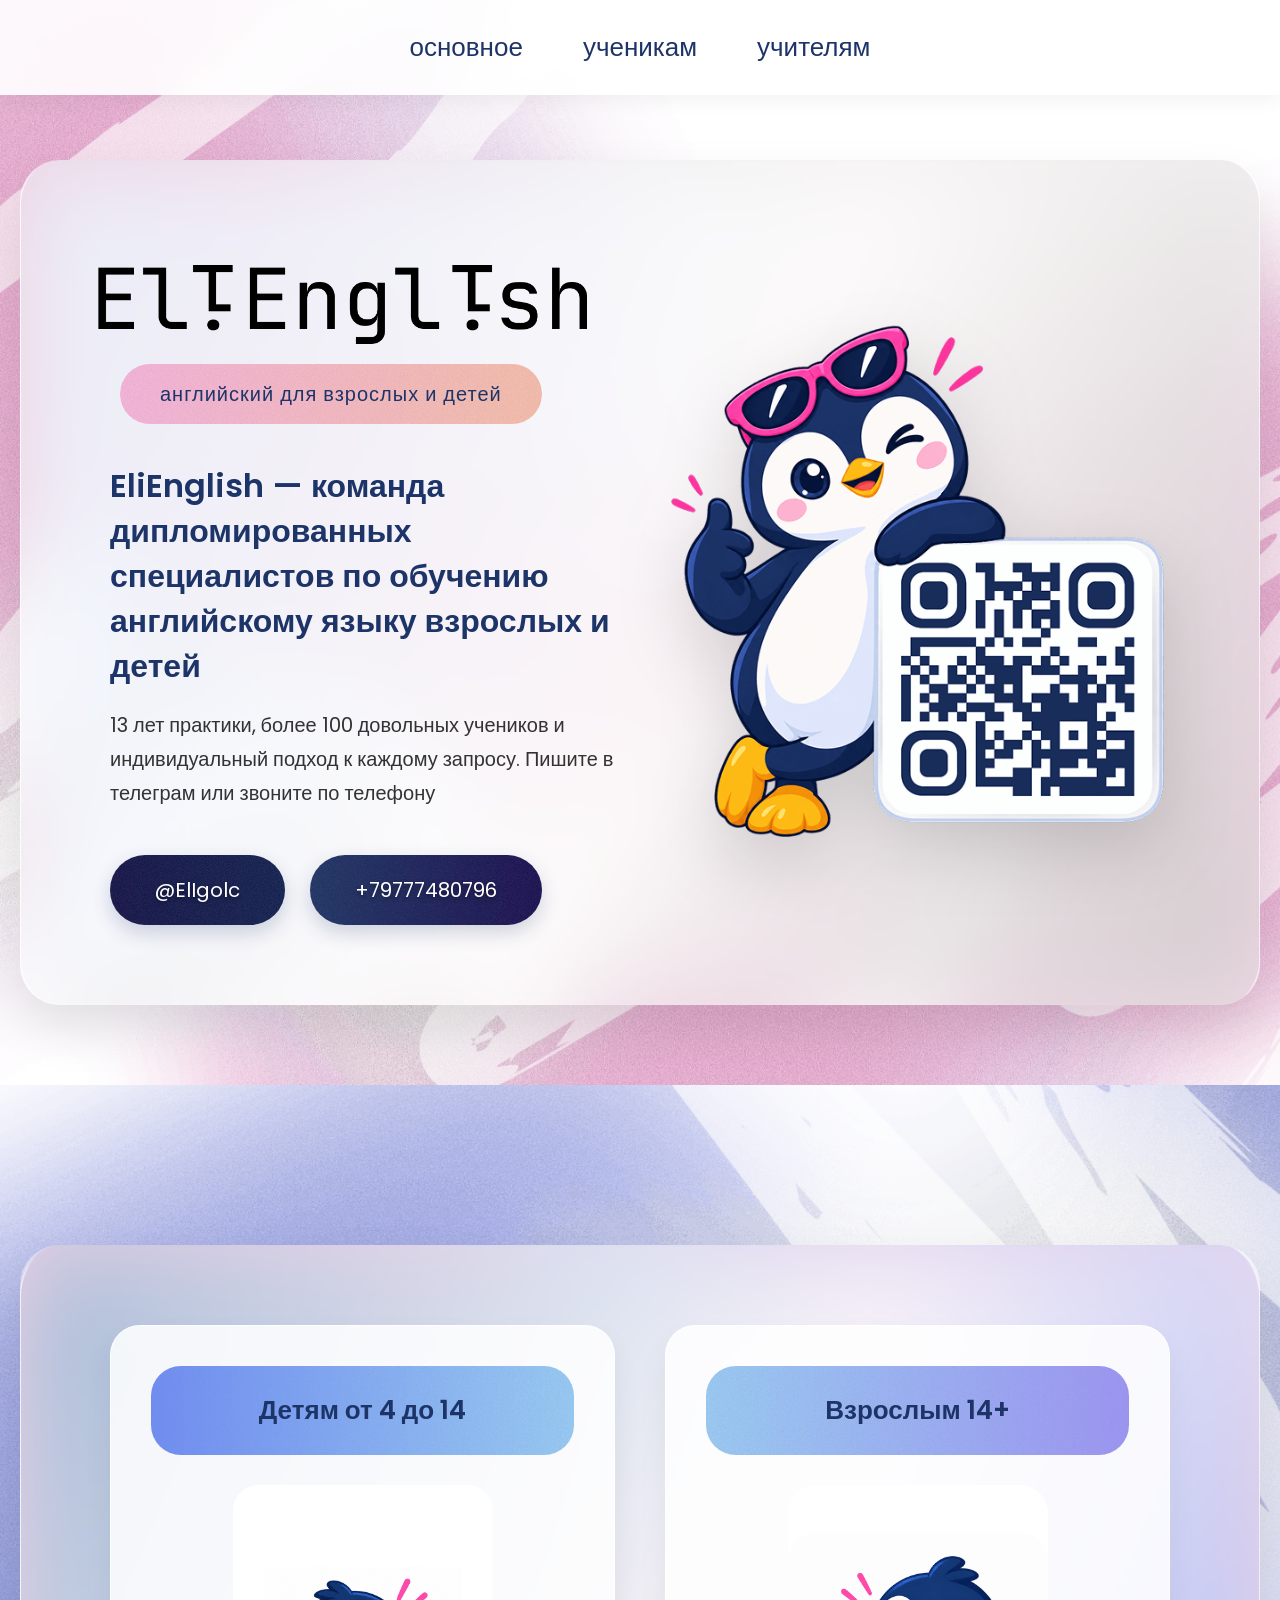
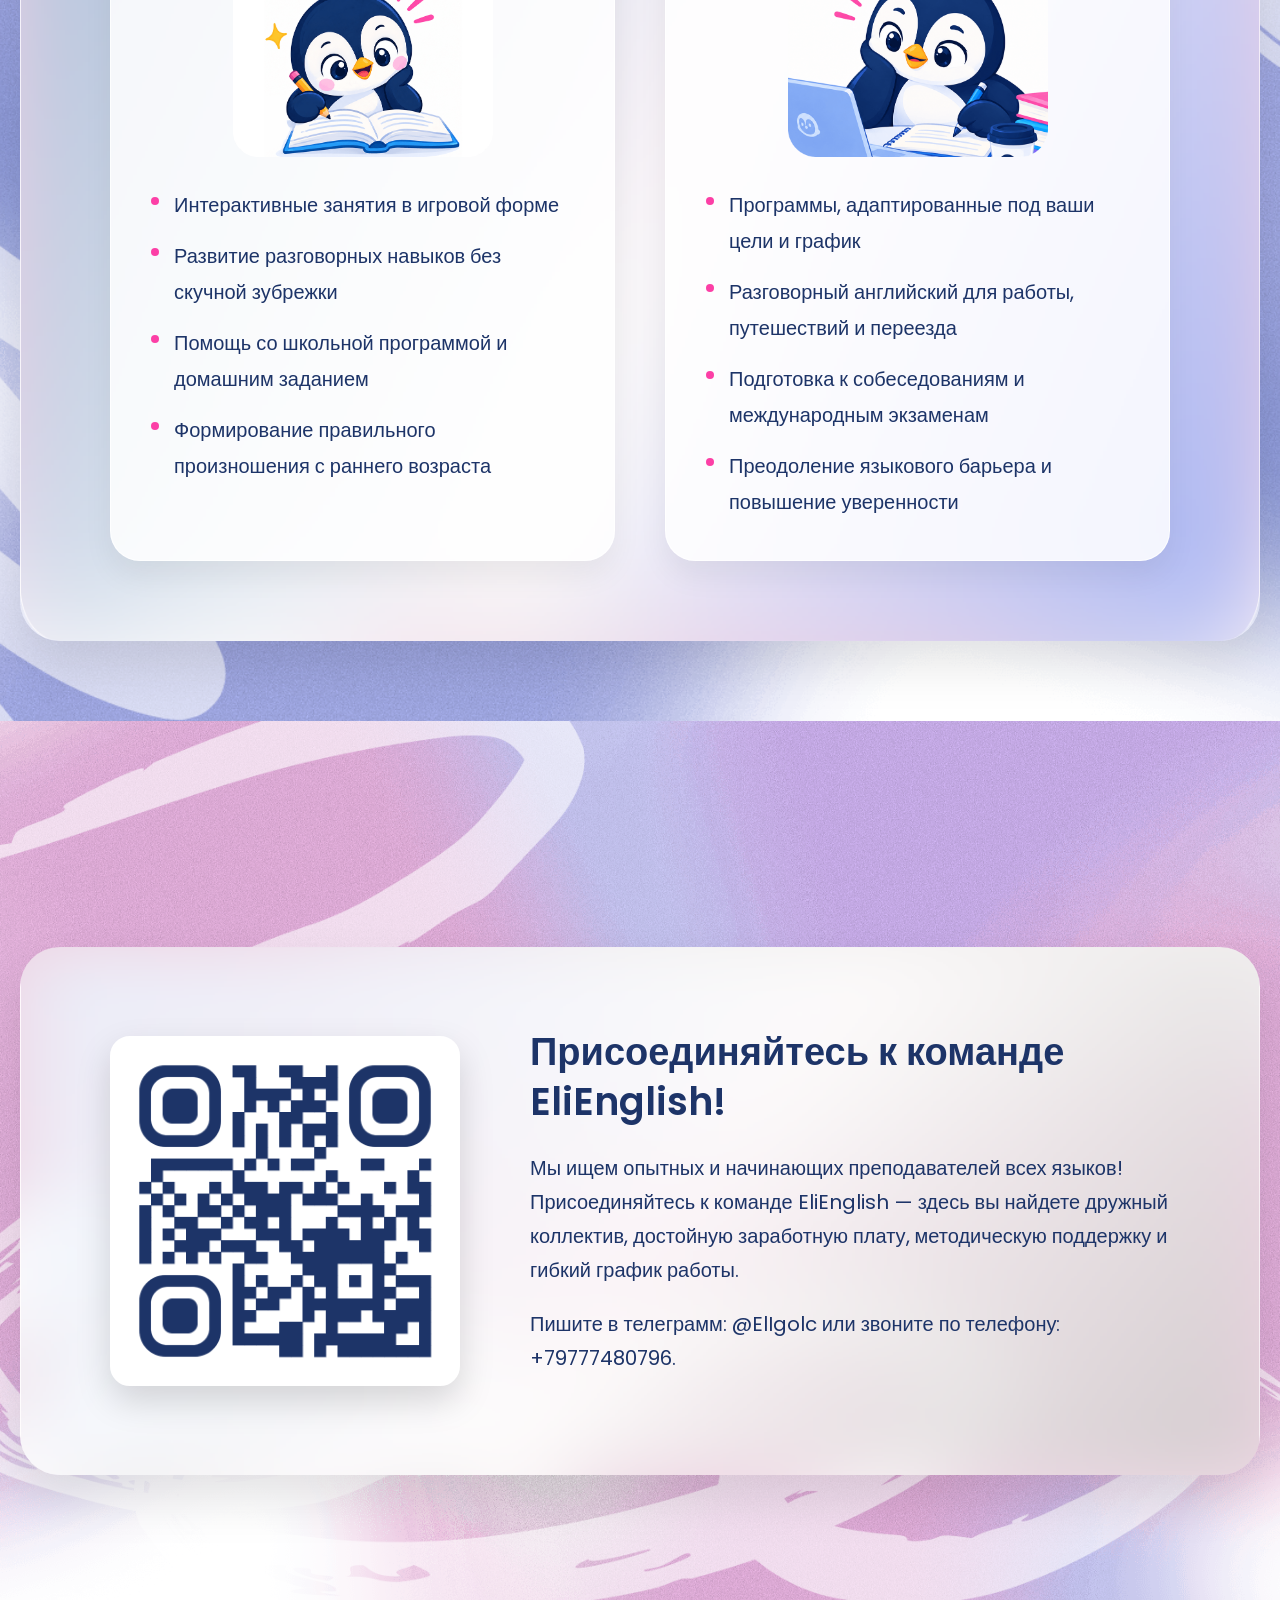
<file: index.html>
<!DOCTYPE html>
<html lang="ru">
<head>
    <meta name="description" content="EliEnglish — школа английского языка для взрослых и детей. Более 13 лет опыта, индивидуальный подход. Занятия онлайн.">
    <meta name="keywords" content="английский язык, репетитор, ребенок, взрослый, английский, обучение английскому, репетитор английского, английский для детей, английский для взрослых, EliEnglish">
    <meta charset="UTF-8">
    <meta name="viewport" content="width=device-width, initial-scale=1.0">
    <title>EliEnglish</title>
    <link rel="icon" type="image/png" href="image/Favicon.png">

    <!-- Подключение внешнего файла стилей -->
    <link rel="stylesheet" href="style.css">
</head>
<body>

<nav>
    <a href="#main">основное</a>
    <a href="#students">ученикам</a>
    <a href="#teachers">учителям</a>
</nav>

<!-- РАЗДЕЛ 1: ОСНОВНОЕ -->
<section id="main">
    <div class="glass-card animate-up">
        <div class="main-layout">
            <div class="text-content">
                <img src="image/TitleEliEnglish.png" alt="EliEnglish" class="title-img">

                <div class="subtitle">английский для взрослых и детей</div>

                <h2>EliEnglish — команда дипломированных специалистов по обучению английскому языку взрослых и детей</h2>
                <p>13 лет практики, более 100 довольных учеников и индивидуальный подход к каждому запросу. Пишите в телеграм или звоните по телефону</p>

                <div class="contacts">
                    <a href="https://t.me/ElIgolc" class="contact-btn" target="_blank">@ElIgolc</a>
                    <a href="tel:+79777480796" class="contact-btn">+79777480796</a>
                </div>
            </div>

            <div class="image-content">
                <img src="image/MainPenguin.png" alt="Пингвин Eli" class="penguin-img">
            </div>
        </div>
    </div>
</section>

<!-- РАЗДЕЛ 2: УЧЕНИКАМ -->
<section id="students">
    <div class="glass-card animate-up">
<!--        <h2 class="section-title">Программы обучения</h2>-->
        <div class="students-grid">

            <!-- Карточка детей -->
            <div class="student-card children">
                <h3>Детям от 4 до 14</h3>
                <!-- Добавлен MiniPenguin -->
                <img src="image/MiniPenguin.png" alt="Мини-пингвин" class="card-penguin">
                <ul>
                    <li>Интерактивные занятия в игровой форме</li>
                    <li>Развитие разговорных навыков без скучной зубрежки</li>
                    <li>Помощь со школьной программой и домашним заданием</li>
                    <li>Формирование правильного произношения с раннего возраста</li>
                </ul>
            </div>

            <!-- Карточка взрослых -->
            <div class="student-card adults">
                <h3>Взрослым 14+</h3>
                <!-- Добавлен BigPenguin -->
                <img src="image/BigPenguin.png" alt="Большой пингвин" class="card-penguin">
                <ul>
                    <li>Программы, адаптированные под ваши цели и график</li>
                    <li>Разговорный английский для работы, путешествий и переезда</li>
                    <li>Подготовка к собеседованиям и международным экзаменам</li>
                    <li>Преодоление языкового барьера и повышение уверенности</li>
                </ul>
            </div>

        </div>
    </div>
</section>

<!-- РАЗДЕЛ 3: УЧИТЕЛЯМ -->
<section id="teachers">
    <div class="glass-card animate-up">
        <div class="teachers-layout">
            <!-- QR-код слева -->
            <img src="image/QRcode.png" alt="QR Code" class="teacher-qr">

            <!-- Текст справа -->
            <div class="teachers-text">
                <h2>Присоединяйтесь к команде EliEnglish!</h2>
                <p>Мы ищем опытных и начинающих преподавателей всех языков! Присоединяйтесь к команде EliEnglish — здесь вы найдете дружный коллектив, достойную заработную плату, методическую поддержку и гибкий график работы.</p>
                <p>Пишите в телеграмм: @ElIgolc или звоните по телефону: +79777480796.</p>
            </div>
        </div>
    </div>
</section>

<!-- Скрипт для плавного появления -->
<script>
    document.addEventListener("DOMContentLoaded", function() {
        const observer = new IntersectionObserver((entries) => {
            entries.forEach(entry => {
                if (entry.isIntersecting) {
                    entry.target.classList.add('is-visible');
                }
            });
        }, {
            threshold: 0.1
        });

        const elements = document.querySelectorAll('.animate-up');
        elements.forEach(el => observer.observe(el));
    });
</script>

</body>
</html>
</file>
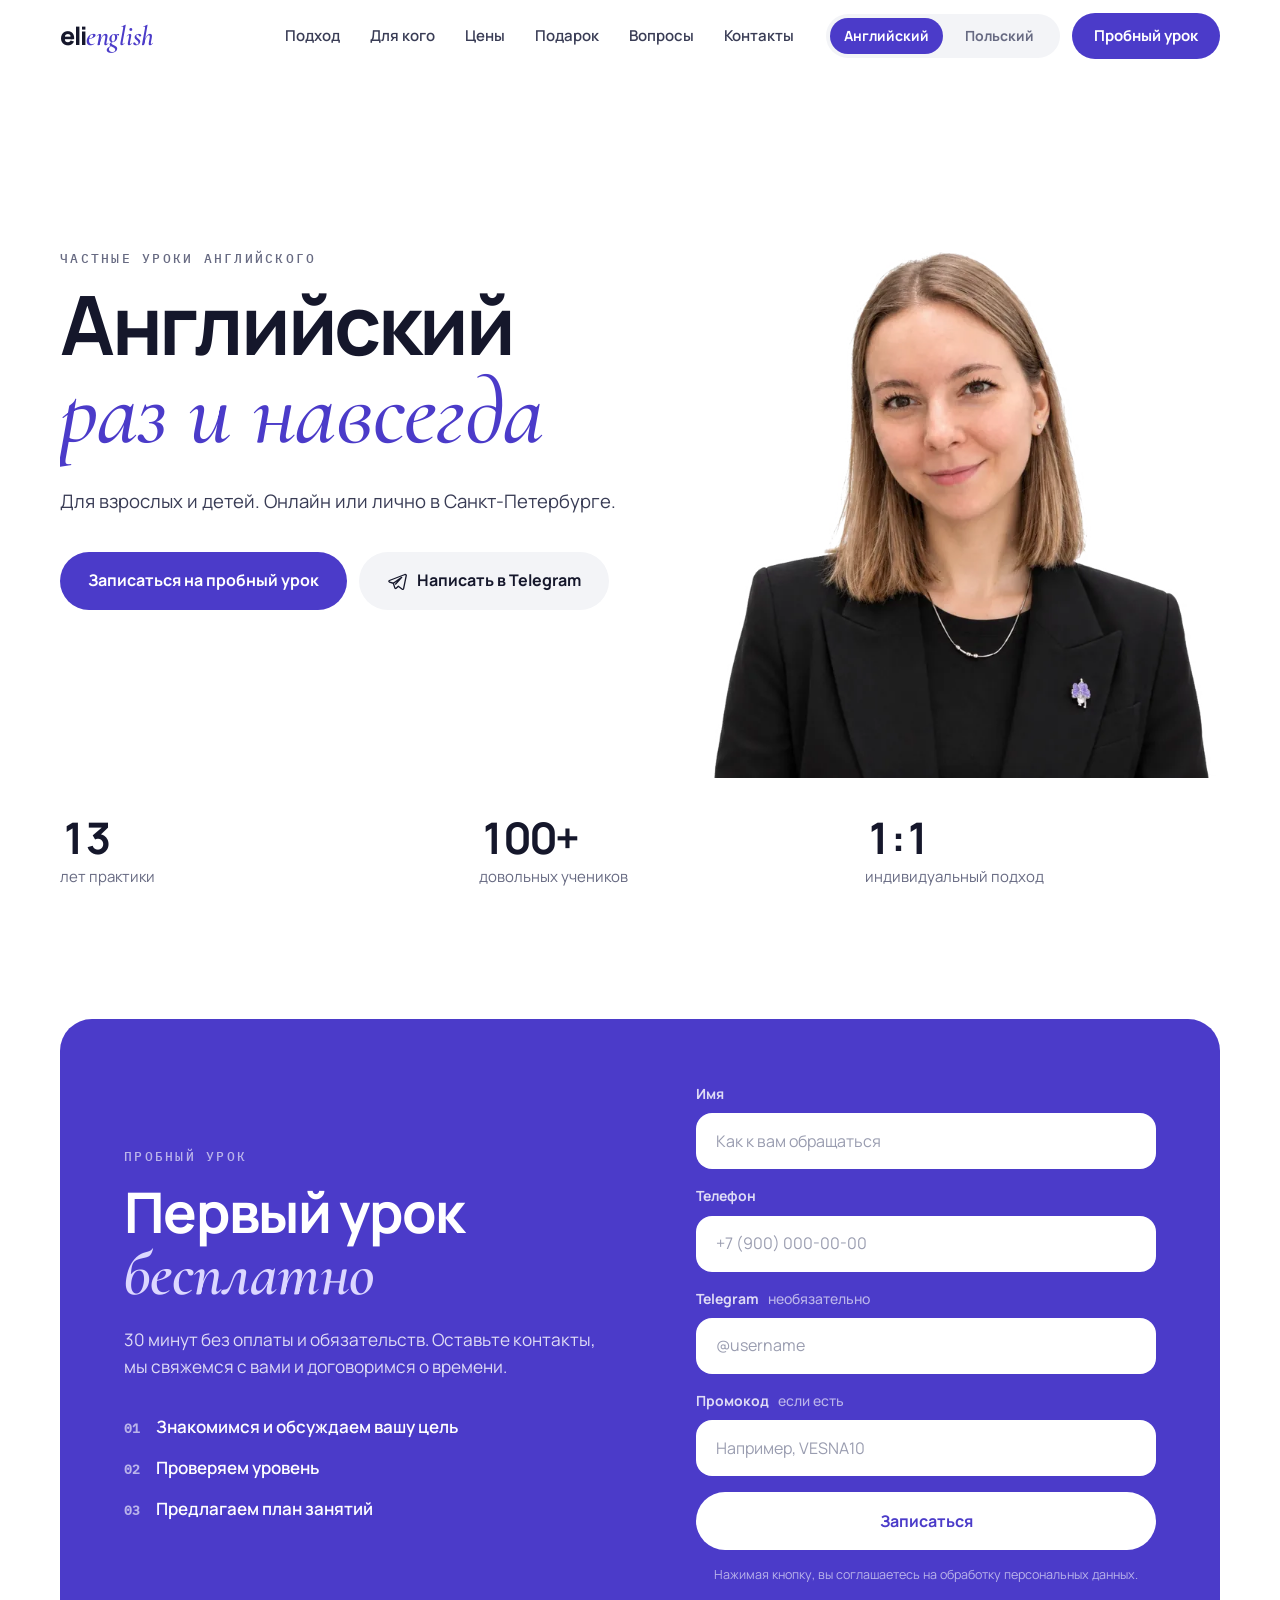
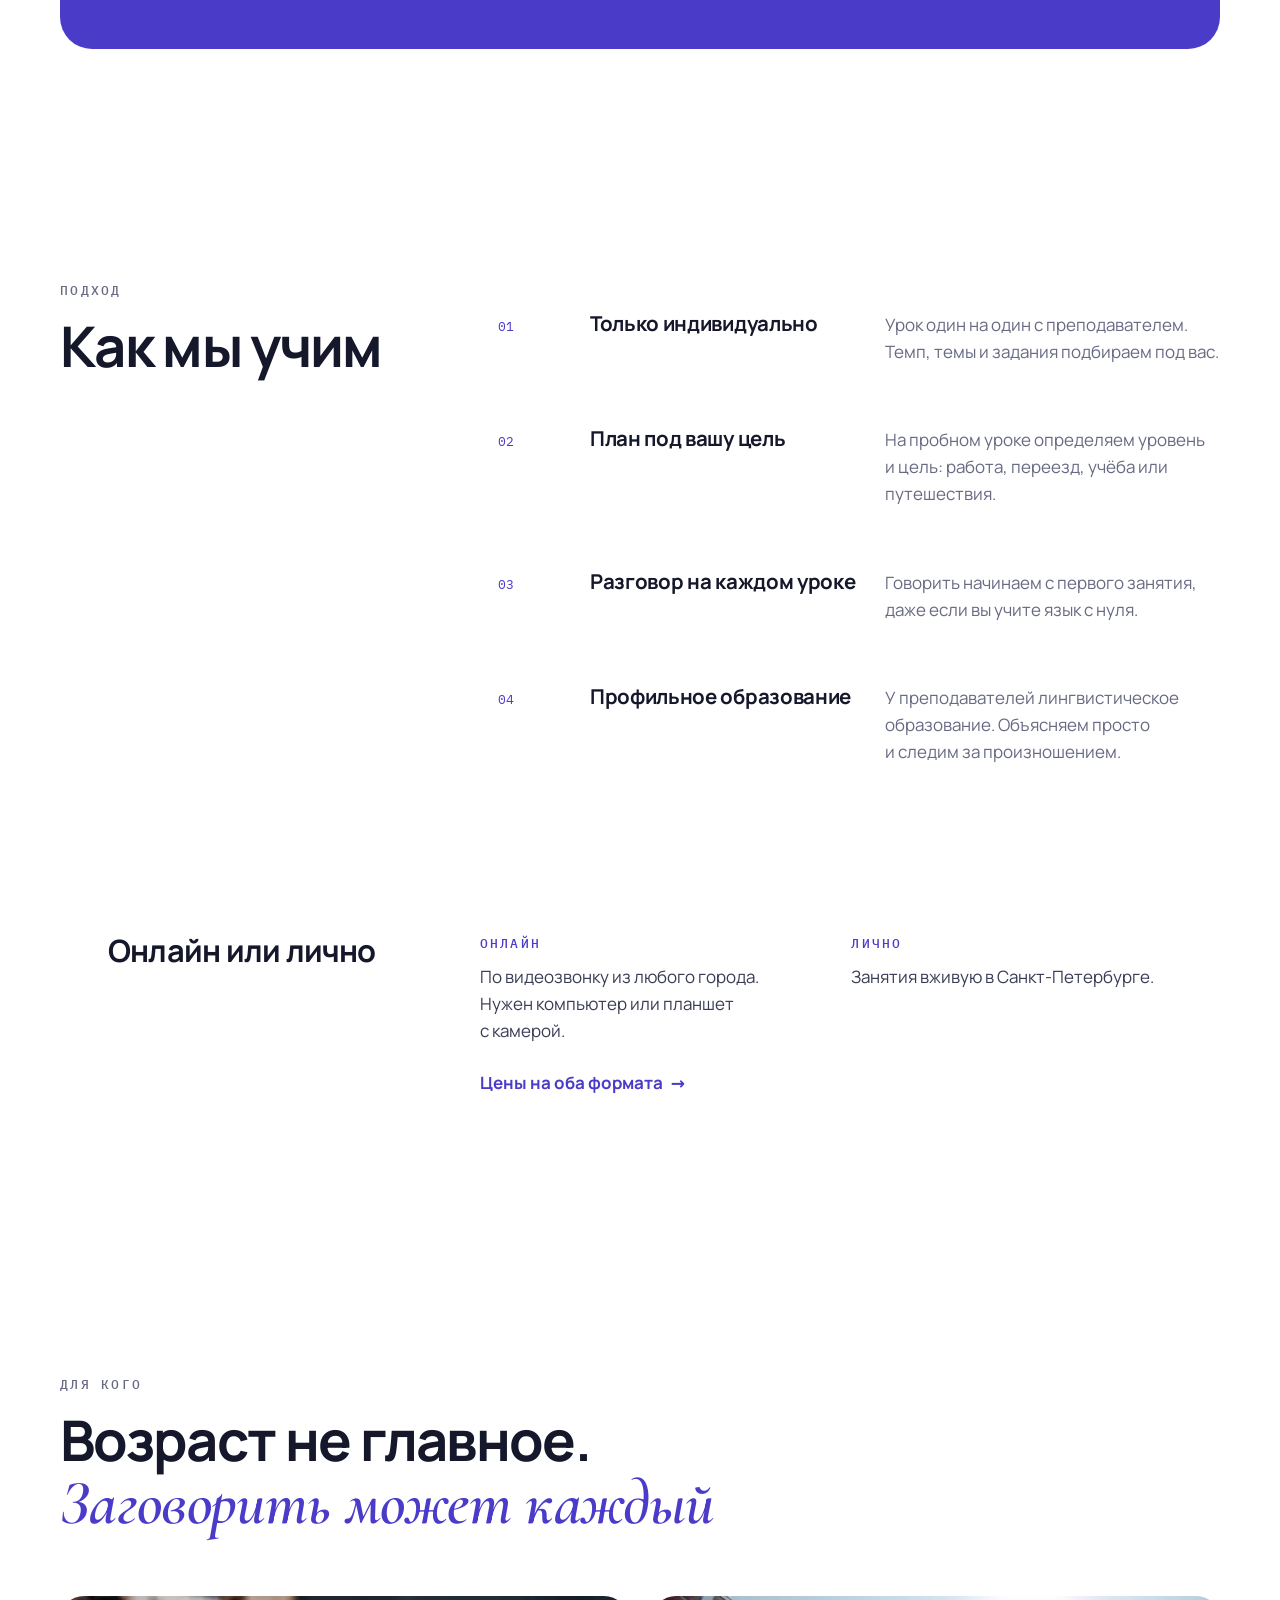
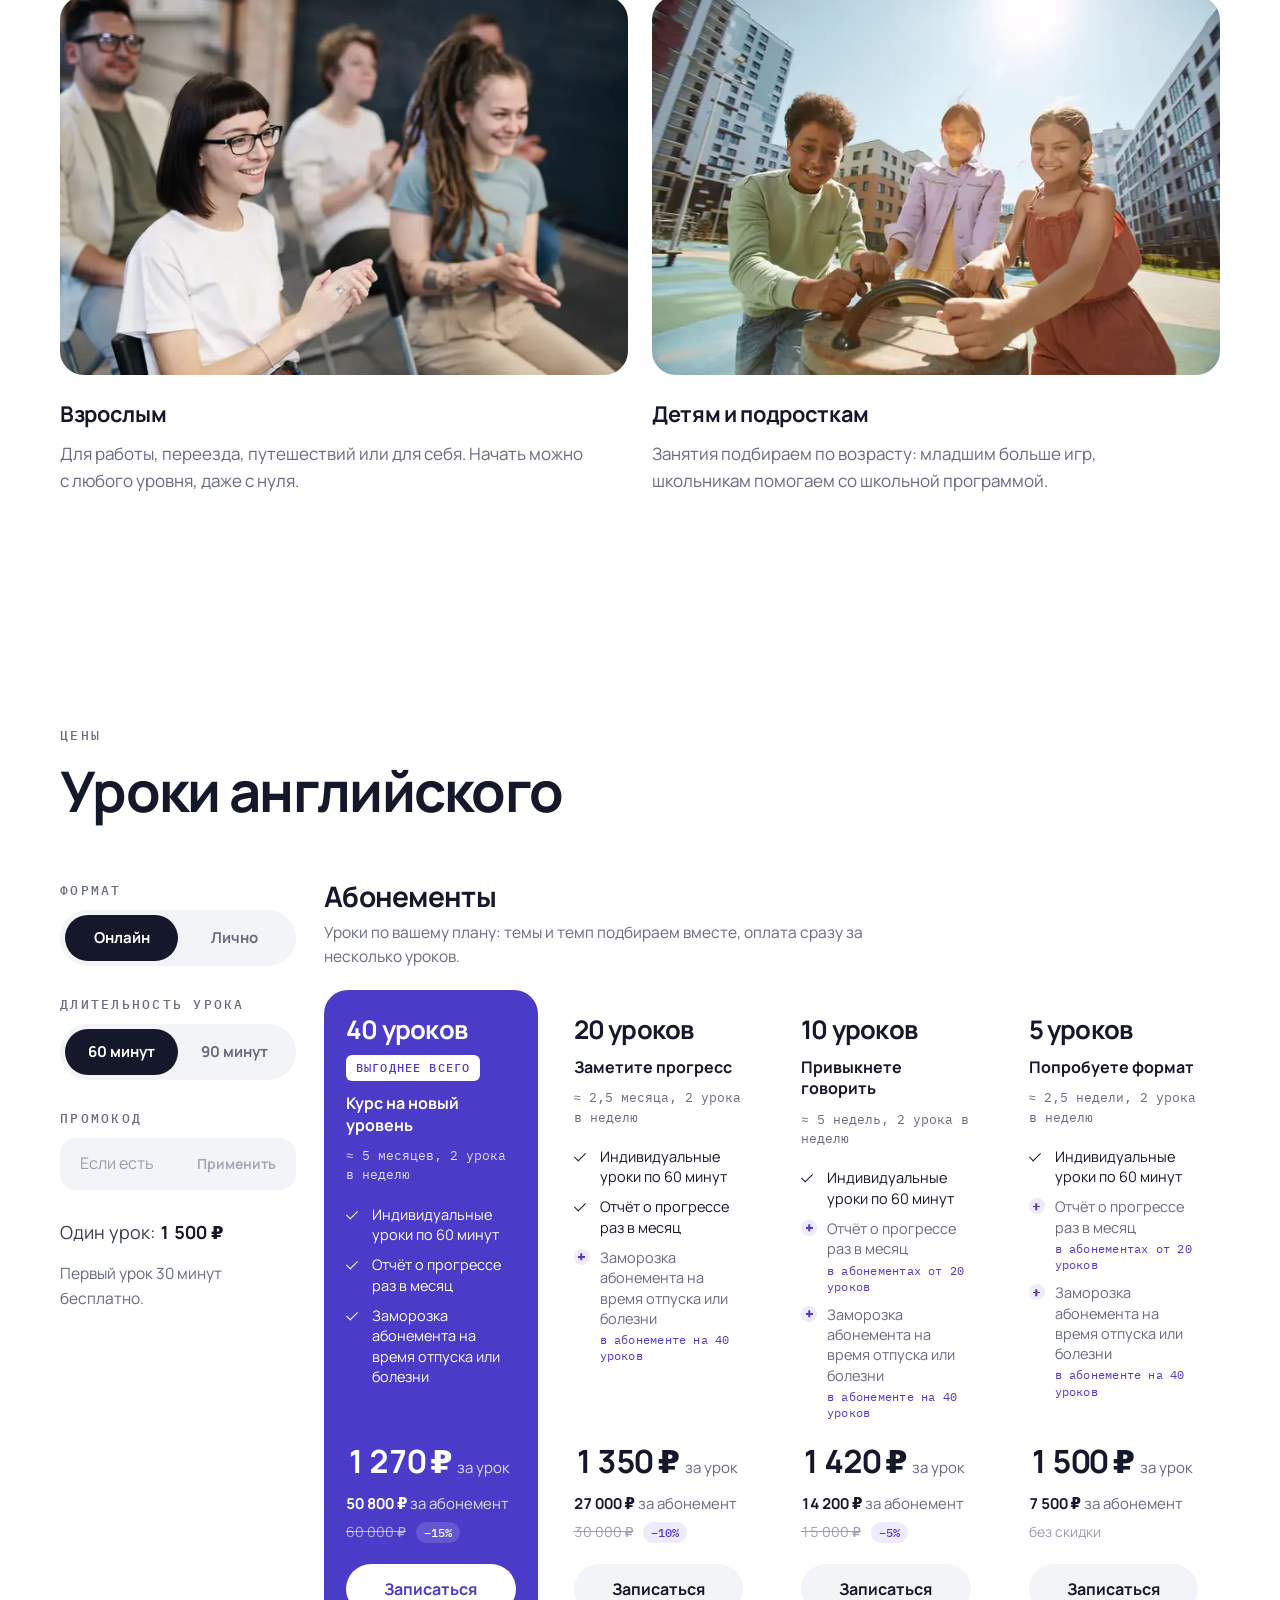
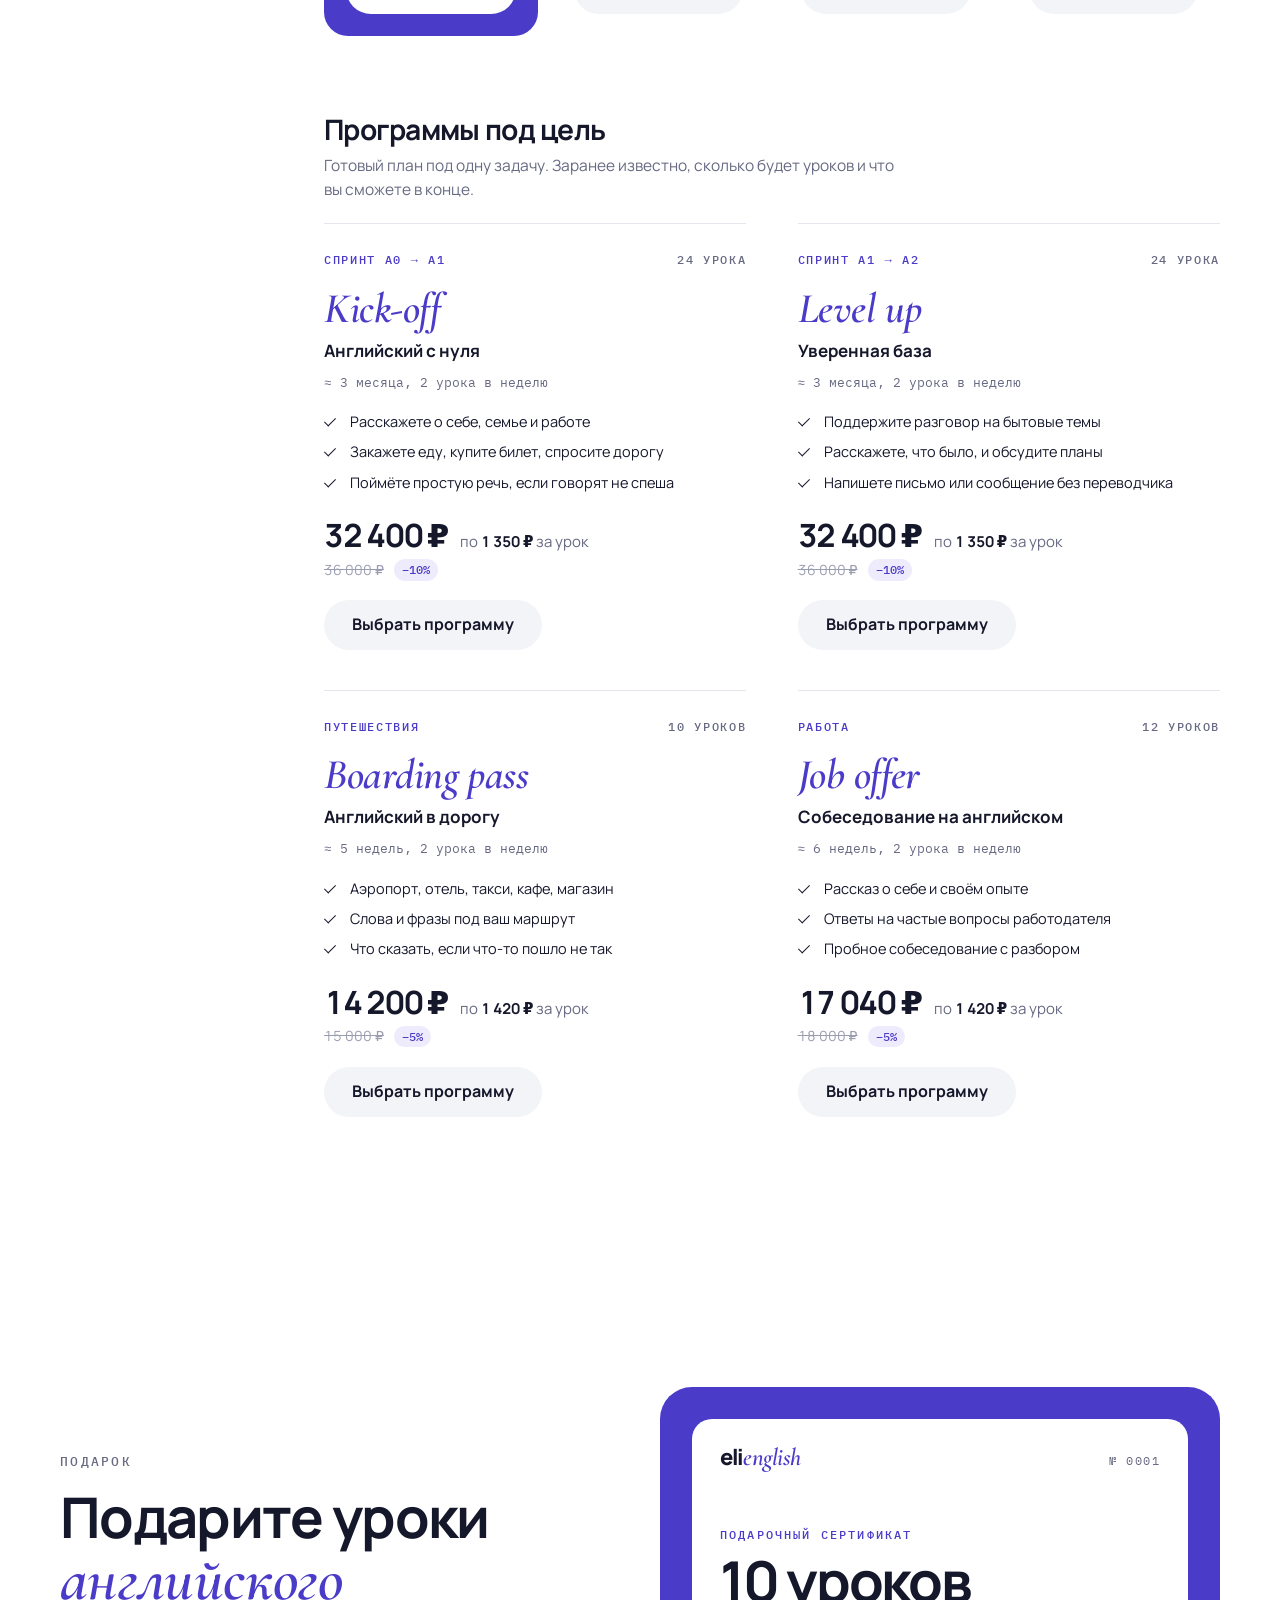
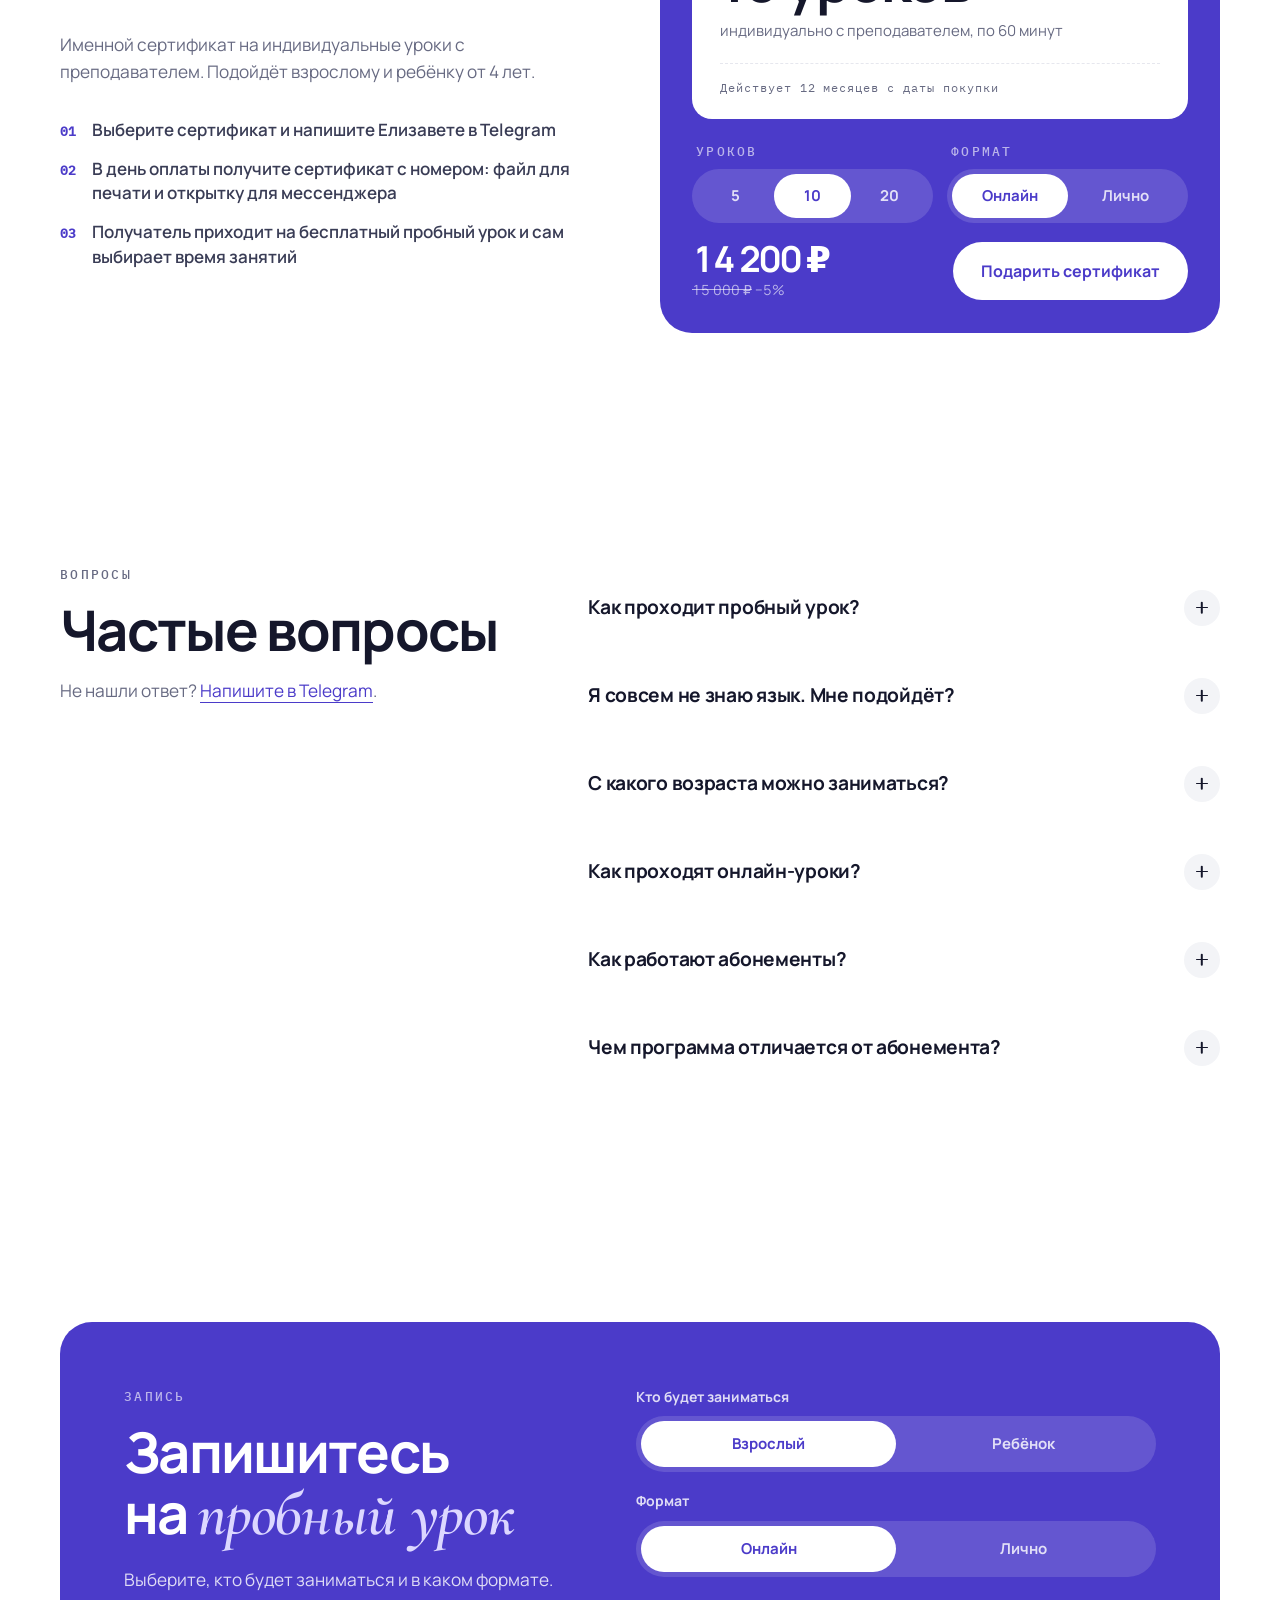
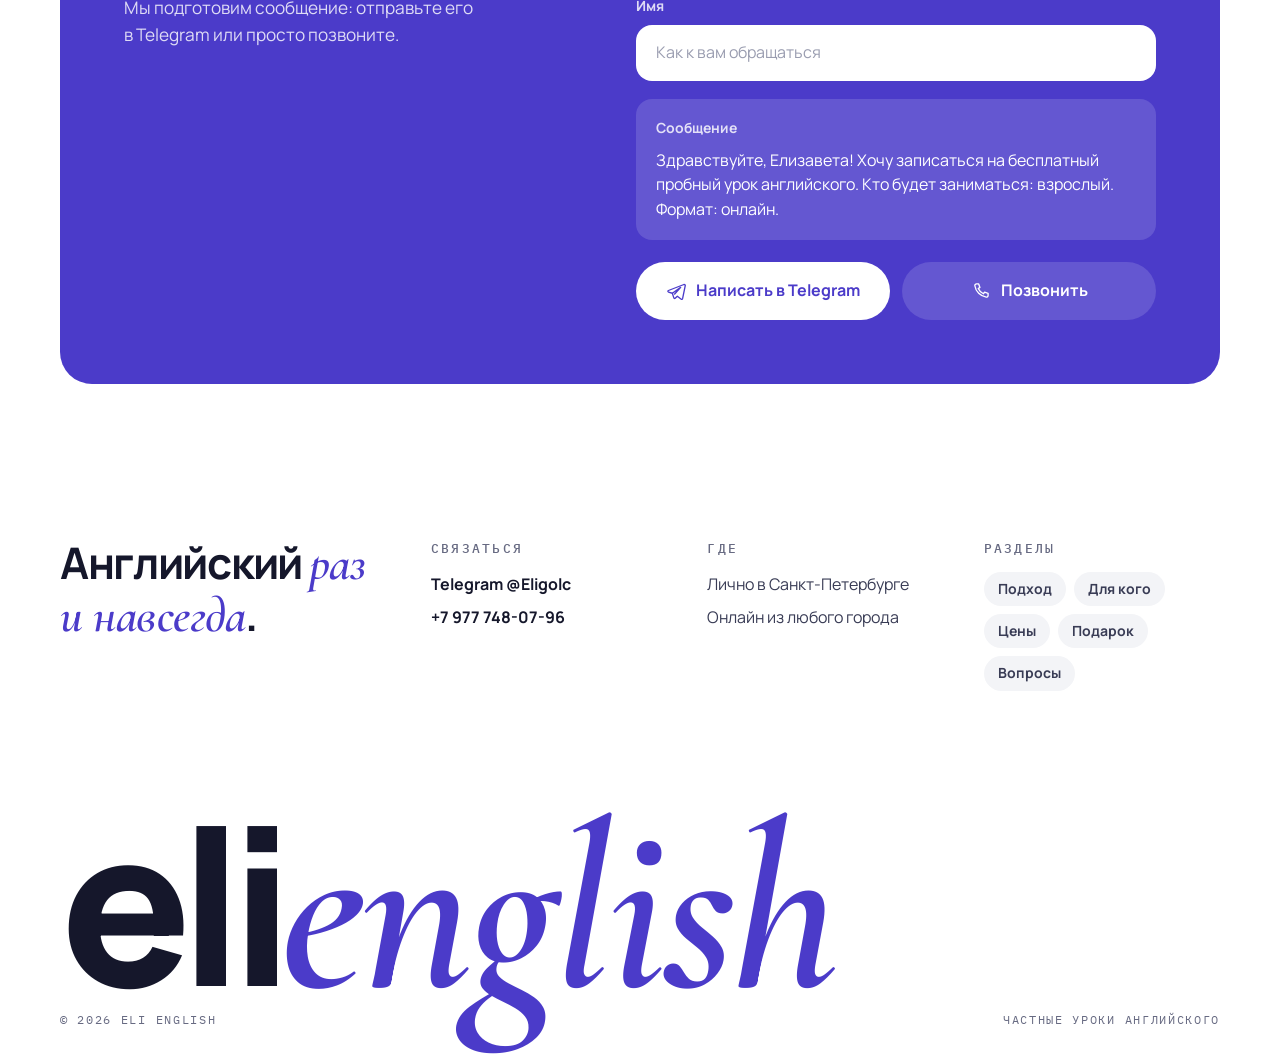
<file: site/index.html>
<!doctype html>
<html lang="ru" data-lang="en">
<head>
  <meta charset="utf-8">
  <meta name="viewport" content="width=device-width, initial-scale=1, viewport-fit=cover">
  <title>Уроки английского с репетитором в СПб и онлайн | eli english</title>
  <meta name="description" content="Репетитор английского для детей с 4 лет и взрослых: онлайн по видеозвонку или лично в Санкт-Петербурге. 13 лет практики, первый урок бесплатно.">
  <meta name="robots" content="index, follow, max-image-preview:large">
  <meta name="theme-color" content="#FFFFFF">
  <meta name="color-scheme" content="light">
  <meta property="og:type" content="website">
  <meta property="og:locale" content="ru_RU">
  <meta property="og:site_name" content="eli english">
  <meta property="og:title" content="Английский раз и навсегда | eli english">
  <meta property="og:description" content="Частные уроки английского для детей и взрослых. Онлайн или лично в Санкт-Петербурге. Первый урок бесплатно.">
  <meta name="twitter:card" content="summary_large_image">
  <!-- seo:start: адрес сайта, canonical и картинка для соцсетей, заполняет tools/build.mjs -->
  <link rel="canonical" href="https://elienglish.ru/">
  <meta property="og:url" content="https://elienglish.ru/">
  <meta property="og:image" content="https://elienglish.ru/og-en.jpg">
  <meta property="og:image:width" content="1200">
  <meta property="og:image:height" content="630">
  <meta property="og:image:alt" content="eli english: английский раз и навсегда">
  <meta name="twitter:image" content="https://elienglish.ru/og-en.jpg">
  <!-- seo:end -->
  <link rel="icon" href="favicon-32.png" type="image/png" sizes="32x32">
  <link rel="icon" href="favicon-192.png" type="image/png" sizes="192x192">
  <link rel="apple-touch-icon" href="apple-touch-icon.png">
  <!-- preload:start -->
  <link rel="preload" as="image" href="assets/img/teacher-en-v2-1030.webp" imagesrcset="assets/img/teacher-en-v2-680.webp 680w, assets/img/teacher-en-v2-1030.webp 1030w" imagesizes="(max-width: 760px) 380px, 560px" fetchpriority="high">
  <!-- preload:end -->
  <link rel="preload" as="font" type="font/woff2" href="assets/fonts/manrope-cyrillic.woff2" crossorigin>
  <link rel="stylesheet" href="assets/css/style.css?v=46e1e5cd">
  <script src="assets/js/head.js?v=ccd3cd6c"></script>
  <!-- metrika:start: Яндекс Метрика, подключает tools/build.mjs, если задан METRIKA_ID -->
  <!-- metrika:end -->
  <!-- schema:start: разметка для поисковиков, заполняет tools/build.mjs -->
  <script type="application/ld+json">
{
  "@context": "https://schema.org",
  "@graph": [
    {
      "@type": "EducationalOrganization",
      "@id": "https://elienglish.ru/#org",
      "name": "eli english",
      "description": "Репетитор английского для детей с 4 лет и взрослых: онлайн по видеозвонку или лично в Санкт-Петербурге. 13 лет практики, первый урок бесплатно.",
      "telephone": "+7 977 748-07-96",
      "sameAs": [
        "https://t.me/Eligolc"
      ],
      "address": {
        "@type": "PostalAddress",
        "addressLocality": "Санкт-Петербург",
        "addressRegion": "Санкт-Петербург",
        "addressCountry": "RU"
      },
      "areaServed": {
        "@type": "City",
        "name": "Санкт-Петербург"
      },
      "priceRange": "1270-3000 RUB",
      "url": "https://elienglish.ru/",
      "image": "https://elienglish.ru/og-en.jpg"
    },
    {
      "@type": "Course",
      "name": "Частные уроки английского языка",
      "description": "Репетитор английского для детей с 4 лет и взрослых: онлайн по видеозвонку или лично в Санкт-Петербурге. 13 лет практики, первый урок бесплатно.",
      "inLanguage": "ru",
      "provider": {
        "@id": "https://elienglish.ru/#org"
      },
      "offers": {
        "@type": "AggregateOffer",
        "priceCurrency": "RUB",
        "lowPrice": "1270",
        "highPrice": "3000",
        "offerCount": "16"
      },
      "hasCourseInstance": [
        {
          "@type": "CourseInstance",
          "courseMode": "Online"
        },
        {
          "@type": "CourseInstance",
          "courseMode": "Onsite",
          "location": {
            "@type": "Place",
            "name": "Санкт-Петербург"
          }
        }
      ]
    },
    {
      "@type": "FAQPage",
      "mainEntity": [
        {
          "@type": "Question",
          "name": "Как проходит пробный урок?",
          "acceptedAnswer": {
            "@type": "Answer",
            "text": "Это 30 минут знакомства. Проверяем уровень, обсуждаем цель и удобное расписание. Урок бесплатный, а решение, продолжать или нет, остаётся за вами."
          }
        },
        {
          "@type": "Question",
          "name": "Я совсем не знаю язык. Мне подойдёт?",
          "acceptedAnswer": {
            "@type": "Answer",
            "text": "Да. Начнём с нуля и пойдём в удобном для вас темпе."
          }
        },
        {
          "@type": "Question",
          "name": "С какого возраста можно заниматься?",
          "acceptedAnswer": {
            "@type": "Answer",
            "text": "С 4 лет. Возраст не главное: заговорить может каждый. Занимаемся с детьми, подростками и взрослыми."
          }
        },
        {
          "@type": "Question",
          "name": "Как проходят онлайн-уроки?",
          "acceptedAnswer": {
            "@type": "Answer",
            "text": "По видеозвонку. Нужны компьютер или планшет с камерой и стабильный интернет."
          }
        },
        {
          "@type": "Question",
          "name": "Как работают абонементы?",
          "acceptedAnswer": {
            "@type": "Answer",
            "text": "Вы оплачиваете сразу 5, 10, 20 или 40 уроков. Абонемент на 40 уроков можно заморозить на время отпуска или болезни."
          }
        },
        {
          "@type": "Question",
          "name": "Чем программа отличается от абонемента?",
          "acceptedAnswer": {
            "@type": "Answer",
            "text": "В абонементе темы выбираем вместе по ходу занятий. Программа это готовый план под одну задачу, например переезд или собеседование: число уроков и результат известны заранее."
          }
        }
      ]
    }
  ]
}
  </script>
  <!-- schema:end -->
</head>
<body>
  <a class="skip" href="#main">Перейти к содержанию</a>

  <header class="header" id="top">
    <div class="container header__row">
      <a class="logo" href="#top" aria-label="На главную">
        <span class="logo__mark">eli</span><span class="logo__word" data-i18n="logo">english</span>
      </a>

      <nav class="nav" aria-label="Разделы сайта">
        <a href="#podhod">Подход</a>
        <a href="#dlya-kogo">Для кого</a>
        <a href="#ceny">Цены</a>
        <a href="#podarok">Подарок</a>
        <a href="#voprosy">Вопросы</a>
        <a href="#kontakty">Контакты</a>
      </nav>

      <div class="header__actions">
        <nav class="lang" aria-label="Язык занятий">
          <a class="lang__btn" href="./" data-lang-link="en" aria-current="page"><span class="lang__full">Английский</span><span class="lang__short">EN</span></a>
          <a class="lang__btn" href="pl/" data-lang-link="pl"><span class="lang__full">Польский</span><span class="lang__short">PL</span></a>
          <span class="lang__thumb" aria-hidden="true"></span>
        </nav>
        <a class="btn btn--primary btn--sm header__cta" href="#probnyi">Пробный урок</a>
        <button type="button" class="burger" aria-expanded="false" aria-controls="menu" aria-label="Открыть меню">
          <span></span><span></span>
        </button>
      </div>
    </div>

    <div class="menu" id="menu" hidden>
      <nav class="menu__nav" aria-label="Меню">
        <a href="#podhod">Подход</a>
        <a href="#dlya-kogo">Для кого</a>
        <a href="#ceny">Цены</a>
        <a href="#podarok">Подарок</a>
        <a href="#voprosy">Вопросы</a>
        <a href="#kontakty">Контакты</a>
      </nav>
      <a class="btn btn--primary menu__cta" href="#probnyi">Записаться на пробный урок</a>
      <a class="menu__contact" href="tel:+79777480796">+7 977 748-07-96</a>
    </div>
  </header>

  <main id="main">

    <!-- Первый экран -->
    <section class="hero">
      <div class="container">
        <div class="hero__panel">
          <div class="hero__text">
            <h1 class="hero__h1">
              <span class="eyebrow hero__eyebrow" data-i18n="eyebrow">Частные уроки английского</span>
              <span class="hero__title" data-i18n-html="title"><span class="line"><span>Английский</span></span> <span class="line"><span><em>раз и навсегда</em></span></span></span>
            </h1>
            <p class="hero__lead">Для взрослых и детей. Онлайн или лично в&nbsp;<span class="nowrap">Санкт-Петербурге</span>.</p>
            <div class="hero__buttons">
              <a class="btn btn--primary" href="#probnyi">Записаться на пробный урок</a>
              <a class="btn btn--ghost" href="https://t.me/Eligolc" data-tg="trial" target="_blank" rel="noopener">
                <svg class="btn__icon" viewBox="0 0 24 24" aria-hidden="true"><path d="M21.5 4.2 2.9 11.4c-.9.4-.9 1.6.1 1.9l4.6 1.4 1.8 5.6c.2.7 1.1.9 1.6.4l2.6-2.4 4.7 3.5c.6.4 1.4.1 1.6-.6l3.2-15.6c.2-.9-.7-1.6-1.6-1.4Z" fill="none" stroke="currentColor" stroke-width="1.6" stroke-linejoin="round"/><path d="m7.6 14.7 10-7.1-7.7 8.6" fill="none" stroke="currentColor" stroke-width="1.6" stroke-linejoin="round"/></svg>
                Написать в Telegram
              </a>
            </div>
          </div>

          <div class="hero__photo">
            <!-- hero-img:start -->
            <img class="hero__img hero__img--en"
              src="assets/img/teacher-en-v2-1030.webp"
              srcset="assets/img/teacher-en-v2-680.webp 680w, assets/img/teacher-en-v2-1030.webp 1030w"
              sizes="(max-width: 760px) 380px, 560px"
              width="1030" height="1170"
              alt="Преподаватель английского языка" fetchpriority="high" decoding="async">
            <!-- hero-img:end -->
          </div>
        </div>

        <ul class="facts" aria-label="Коротко о нас">
          <li class="facts__item reveal"><span class="facts__num"><span data-count="13">13</span></span><span class="facts__label">лет практики</span></li>
          <li class="facts__item reveal"><span class="facts__num"><span data-count="100">100</span>+</span><span class="facts__label">довольных учеников</span></li>
          <li class="facts__item reveal"><span class="facts__num">1:1</span><span class="facts__label">индивидуальный подход</span></li>
        </ul>
      </div>
    </section>

    <!-- Пробный урок -->
    <section class="section trial" id="probnyi">
      <div class="container">
        <div class="trial__panel accent-block reveal">
          <div class="trial__intro">
            <p class="eyebrow">Пробный урок</p>
            <h2 class="h2">Первый урок <em>бесплатно</em></h2>
            <p class="lead">30 минут без оплаты и обязательств. Оставьте контакты, мы свяжемся с&nbsp;вами и&nbsp;договоримся о&nbsp;времени.</p>
            <ol class="trial__steps">
              <li><span>01</span>Знакомимся и обсуждаем вашу цель</li>
              <li><span>02</span>Проверяем уровень</li>
              <li><span>03</span>Предлагаем план занятий</li>
            </ol>
          </div>

          <form class="form" id="trial-form" novalidate>
            <div class="form__body">
              <label class="field">
                <span class="field__label">Имя</span>
                <input class="field__input" type="text" name="name" autocomplete="given-name" placeholder="Как к вам обращаться" required maxlength="40">
                <span class="field__error" aria-live="polite"></span>
              </label>
              <label class="field">
                <span class="field__label">Телефон</span>
                <input class="field__input" type="tel" name="phone" autocomplete="tel" inputmode="tel" placeholder="+7 (900) 000-00-00" required maxlength="22">
                <span class="field__error" aria-live="polite"></span>
              </label>
              <label class="field">
                <span class="field__label">Telegram <span class="field__opt">необязательно</span></span>
                <input class="field__input" type="text" name="telegram" autocomplete="off" placeholder="@username" maxlength="40" autocapitalize="off" spellcheck="false">
                <span class="field__error" aria-live="polite"></span>
              </label>
              <label class="field">
                <span class="field__label">Промокод <span class="field__opt">если есть</span></span>
                <input class="field__input" type="text" name="promo" autocomplete="off" placeholder="Например, VESNA10" maxlength="20" autocapitalize="characters" spellcheck="false">
                <span class="field__error" aria-live="polite"></span>
                <span class="field__note" data-promo-note aria-live="polite"></span>
              </label>
              <label class="hp" aria-hidden="true">Сайт<input type="text" name="website" tabindex="-1" autocomplete="off"></label>
              <button class="btn btn--primary btn--block" type="submit">
                <span class="btn__label">Записаться</span>
              </button>
              <p class="form__note">Нажимая кнопку, вы соглашаетесь на обработку персональных данных.</p>
            </div>

            <div class="form__state form__state--ok" hidden tabindex="-1">
              <svg class="state-icon" viewBox="0 0 56 56" aria-hidden="true"><circle cx="28" cy="28" r="26" fill="none" stroke="currentColor" stroke-width="1.6"/><path class="draw" d="m18 29 7 7 13-15" fill="none" stroke="currentColor" stroke-width="2" stroke-linecap="round" stroke-linejoin="round"/></svg>
              <h3 class="h3">Заявка отправлена</h3>
              <p>Мы свяжемся с вами и договоримся о времени пробного урока.</p>
              <button type="button" class="link-btn" data-form-again>Отправить ещё одну заявку</button>
            </div>

            <div class="form__state form__state--error" hidden tabindex="-1">
              <h3 class="h3">Не получилось отправить</h3>
              <p>Отправьте заявку преподавателю в&nbsp;Telegram: сообщение с&nbsp;вашим именем и&nbsp;телефоном уже готово. Или позвоните.</p>
              <div class="form__fallback">
                <a class="btn btn--primary" id="trial-fallback" href="https://t.me/Eligolc" target="_blank" rel="noopener">Написать в Telegram</a>
                <a class="btn btn--ghost" href="tel:+79777480796">+7 977 748-07-96</a>
              </div>
              <button type="button" class="link-btn" data-form-retry>Попробовать ещё раз</button>
            </div>
          </form>
        </div>
      </div>
    </section>

    <!-- Подход и формат -->
    <section class="section" id="podhod">
      <div class="container">
        <div class="approach">
          <div class="approach__head reveal">
            <p class="eyebrow">Подход</p>
            <h2 class="h2">Как мы учим</h2>
          </div>

          <ol class="steps">
            <li class="steps__item reveal">
              <span class="steps__num">01</span>
              <h3 class="steps__title">Только индивидуально</h3>
              <p>Урок один на&nbsp;один с&nbsp;преподавателем. Темп, темы и&nbsp;задания подбираем под&nbsp;вас.</p>
            </li>
            <li class="steps__item reveal">
              <span class="steps__num">02</span>
              <h3 class="steps__title">План под вашу цель</h3>
              <p>На пробном уроке определяем уровень и&nbsp;цель: работа, переезд, учёба или путешествия.</p>
            </li>
            <li class="steps__item reveal">
              <span class="steps__num">03</span>
              <h3 class="steps__title">Разговор на каждом уроке</h3>
              <p>Говорить начинаем с&nbsp;первого занятия, даже если вы учите язык с&nbsp;нуля.</p>
            </li>
            <li class="steps__item reveal">
              <span class="steps__num">04</span>
              <h3 class="steps__title">Профильное образование</h3>
              <p>У&nbsp;преподавателей лингвистическое образование. Объясняем просто и&nbsp;следим за&nbsp;произношением.</p>
            </li>
          </ol>
        </div>

        <div class="where reveal" id="format">
          <h3 class="where__title">Онлайн или лично</h3>
          <div class="where__item">
            <p class="eyebrow">Онлайн</p>
            <p>По видеозвонку из&nbsp;любого города. Нужен компьютер или планшет с&nbsp;камерой.</p>
          </div>
          <div class="where__item">
            <p class="eyebrow">Лично</p>
            <p>Занятия вживую в&nbsp;<span class="nowrap">Санкт-Петербурге</span>.</p>
          </div>
          <a class="where__link" href="#ceny">Цены на оба формата</a>
        </div>
      </div>
    </section>

    <!-- Для кого -->
    <section class="section" id="dlya-kogo">
      <div class="container">
        <div class="section__head reveal">
          <p class="eyebrow">Для кого</p>
          <h2 class="h2">Возраст не главное. <em>Заговорить может каждый</em></h2>
        </div>

        <div class="grid grid--2">
          <article class="audience reveal">
            <div class="audience__img">
              <img src="assets/img/adults-1200.webp" srcset="assets/img/adults-640.webp 640w, assets/img/adults-1200.webp 1200w" sizes="(max-width: 860px) 92vw, 580px" width="1200" height="800" alt="Взрослые ученики на занятии" loading="lazy" decoding="async">
            </div>
            <h3 class="h3">Взрослым</h3>
            <p>Для работы, переезда, путешествий или для себя. Начать можно с&nbsp;любого уровня, даже с&nbsp;нуля.</p>
          </article>
          <article class="audience reveal">
            <div class="audience__img">
              <img src="assets/img/kids-1200.webp" srcset="assets/img/kids-640.webp 640w, assets/img/kids-1200.webp 1200w" sizes="(max-width: 860px) 92vw, 580px" width="1200" height="800" alt="Дети и подростки" loading="lazy" decoding="async">
            </div>
            <h3 class="h3">Детям и подросткам</h3>
            <p>Занятия подбираем по&nbsp;возрасту: младшим больше игр, школьникам помогаем со&nbsp;школьной программой.</p>
          </article>
        </div>
      </div>
    </section>

    <!-- Цены -->
    <section class="section" id="ceny">
      <div class="container">
        <div class="section__head reveal">
          <p class="eyebrow">Цены</p>
          <h2 class="h2">Уроки <span data-i18n="subjGen">английского</span></h2>
        </div>

        <div class="pricing">
          <div class="pricing__side">
            <!-- на телефоне и планшете этот блок прилипает к шапке, пока листаются пакеты -->
            <div class="pricing__controls reveal">
              <div class="pricing__opt">
                <p class="eyebrow">Формат</p>
                <fieldset class="seg">
                  <legend class="sr-only">Формат занятий</legend>
                  <input type="radio" name="p-format" id="pf-online" value="online" checked>
                  <label for="pf-online">Онлайн</label>
                  <input type="radio" name="p-format" id="pf-offline" value="offline">
                  <label for="pf-offline">Лично</label>
                  <span class="seg__thumb" aria-hidden="true"></span>
                </fieldset>
              </div>
              <div class="pricing__opt">
                <p class="eyebrow">Длительность урока</p>
                <fieldset class="seg">
                  <legend class="sr-only">Длительность урока</legend>
                  <input type="radio" name="p-dur" id="pd-60" value="60" checked>
                  <label for="pd-60">60<span class="seg__long">&nbsp;минут</span><span class="seg__short">&nbsp;мин</span></label>
                  <input type="radio" name="p-dur" id="pd-90" value="90">
                  <label for="pd-90">90<span class="seg__long">&nbsp;минут</span><span class="seg__short">&nbsp;мин</span></label>
                  <span class="seg__thumb" aria-hidden="true"></span>
                </fieldset>
              </div>
            </div>

            <div class="promo reveal" id="promo">
              <label class="eyebrow promo__label" for="promo-input">Промокод</label>
              <div class="promo__row">
                <input class="field__input promo__input" id="promo-input" type="text" placeholder="Если есть" maxlength="20" autocomplete="off" autocapitalize="characters" spellcheck="false" enterkeyhint="done">
                <button type="button" class="promo__btn" id="promo-btn">Применить</button>
              </div>
              <p class="promo__note" data-promo-note aria-live="polite"></p>
            </div>

            <div class="pricing__info reveal">
              <p class="pricing__one">Один урок: <b data-price="one">1 500 ₽</b></p>
              <p class="pricing__text">Первый урок 30&nbsp;минут бесплатно.</p>
            </div>
          </div>

          <div class="pricing__main">
            <div class="pricing__group">
              <div class="pricing__head reveal">
                <h3 class="pricing__title">Абонементы</h3>
                <p>Уроки по вашему плану: темы и темп подбираем вместе, оплата сразу за несколько уроков.</p>
              </div>
              <div class="pricing__cards" id="pricing" aria-live="polite"></div>
            </div>

            <div class="pricing__group" id="programmy">
              <div class="pricing__head reveal">
                <h3 class="pricing__title">Программы под цель</h3>
                <p>Готовый план под одну задачу. Заранее известно, сколько будет уроков и что вы сможете в конце.</p>
              </div>
              <div class="programs" id="programs" aria-live="polite"></div>
            </div>
          </div>
        </div>
      </div>
    </section>

    <!-- Подарок -->
    <section class="section" id="podarok">
      <div class="container">
        <div class="gift">
          <div class="gift__intro reveal">
            <p class="eyebrow">Подарок</p>
            <h2 class="h2">Подарите уроки <em data-i18n="subjGen">английского</em></h2>
            <p class="lead">Именной сертификат на индивидуальные уроки с преподавателем. Подойдёт взрослому и ребёнку от 4&nbsp;лет.</p>
            <ol class="gift__steps">
              <li><span>01</span>Выберите сертификат и напишите Елизавете в&nbsp;Telegram</li>
              <li><span>02</span>В день оплаты получите сертификат с&nbsp;номером: файл для печати и открытку для мессенджера</li>
              <li><span>03</span>Получатель приходит на бесплатный пробный урок и сам выбирает время занятий</li>
            </ol>
          </div>

          <div class="gift__panel accent-block reveal">
            <div class="cert" aria-hidden="true">
              <div class="cert__top">
                <span class="cert__logo"><b>eli</b><i data-i18n="logo">english</i></span>
                <span class="cert__no">№ 0001</span>
              </div>
              <p class="cert__label">Подарочный сертификат</p>
              <p class="cert__value" data-gift="n">10 уроков</p>
              <p class="cert__sub">индивидуально с&nbsp;преподавателем, по&nbsp;60&nbsp;минут</p>
              <p class="cert__date">Действует 12 месяцев с даты покупки</p>
            </div>

            <div class="gift__controls">
              <div class="gift__opt">
                <p class="eyebrow" id="gift-n-label">Уроков</p>
                <fieldset class="seg seg--3" aria-labelledby="gift-n-label">
                  <input type="radio" name="gift-n" id="gn-5" value="5">
                  <label for="gn-5">5</label>
                  <input type="radio" name="gift-n" id="gn-10" value="10" checked>
                  <label for="gn-10">10</label>
                  <input type="radio" name="gift-n" id="gn-20" value="20">
                  <label for="gn-20">20</label>
                  <span class="seg__thumb" aria-hidden="true"></span>
                </fieldset>
              </div>
              <div class="gift__opt">
                <p class="eyebrow" id="gift-fmt-label">Формат</p>
                <fieldset class="seg" aria-labelledby="gift-fmt-label">
                  <input type="radio" name="gift-fmt" id="gf-online" value="online" checked>
                  <label for="gf-online">Онлайн</label>
                  <input type="radio" name="gift-fmt" id="gf-offline" value="offline">
                  <label for="gf-offline">Лично</label>
                  <span class="seg__thumb" aria-hidden="true"></span>
                </fieldset>
              </div>
            </div>

            <div class="gift__buy">
              <p class="gift__price"><b data-gift="price">14 200 ₽</b><span data-gift="was"></span></p>
              <a class="btn btn--primary" id="gift-btn" href="https://t.me/Eligolc" target="_blank" rel="noopener">Подарить сертификат</a>
            </div>
          </div>
        </div>
      </div>
    </section>

    <!-- Вопросы -->
    <section class="section" id="voprosy">
      <div class="container faq">
        <div class="faq__head reveal">
          <p class="eyebrow">Вопросы</p>
          <h2 class="h2">Частые вопросы</h2>
          <p class="lead">Не нашли ответ? <a class="link" href="https://t.me/Eligolc" data-tg="question" target="_blank" rel="noopener">Напишите в&nbsp;Telegram</a>.</p>
        </div>

        <div class="faq__list reveal" id="faq">
          <div class="faq__item">
            <h3><button type="button" class="faq__q" aria-expanded="false" aria-controls="faq-1" id="faq-1-q">Как проходит пробный урок?<span class="faq__plus" aria-hidden="true"></span></button></h3>
            <div class="faq__a" id="faq-1" role="region" aria-labelledby="faq-1-q"><div><p>Это 30 минут знакомства. Проверяем уровень, обсуждаем цель и удобное расписание. Урок бесплатный, а решение, продолжать или нет, остаётся за вами.</p></div></div>
          </div>
          <div class="faq__item">
            <h3><button type="button" class="faq__q" aria-expanded="false" aria-controls="faq-2" id="faq-2-q">Я совсем не знаю язык. Мне подойдёт?<span class="faq__plus" aria-hidden="true"></span></button></h3>
            <div class="faq__a" id="faq-2" role="region" aria-labelledby="faq-2-q"><div><p>Да. Начнём с нуля и пойдём в удобном для вас темпе.</p></div></div>
          </div>
          <div class="faq__item">
            <h3><button type="button" class="faq__q" aria-expanded="false" aria-controls="faq-3" id="faq-3-q">С какого возраста можно заниматься?<span class="faq__plus" aria-hidden="true"></span></button></h3>
            <div class="faq__a" id="faq-3" role="region" aria-labelledby="faq-3-q"><div><p>С 4 лет. Возраст не главное: заговорить может каждый. Занимаемся с детьми, подростками и взрослыми.</p></div></div>
          </div>
          <div class="faq__item">
            <h3><button type="button" class="faq__q" aria-expanded="false" aria-controls="faq-4" id="faq-4-q">Как проходят онлайн-уроки?<span class="faq__plus" aria-hidden="true"></span></button></h3>
            <div class="faq__a" id="faq-4" role="region" aria-labelledby="faq-4-q"><div><p>По видеозвонку. Нужны компьютер или планшет с камерой и стабильный интернет.</p></div></div>
          </div>
          <div class="faq__item">
            <h3><button type="button" class="faq__q" aria-expanded="false" aria-controls="faq-5" id="faq-5-q">Как работают абонементы?<span class="faq__plus" aria-hidden="true"></span></button></h3>
            <div class="faq__a" id="faq-5" role="region" aria-labelledby="faq-5-q"><div><p>Вы оплачиваете сразу 5, 10, 20 или 40 уроков. Абонемент на 40 уроков можно заморозить на время отпуска или болезни.</p></div></div>
          </div>
          <div class="faq__item">
            <h3><button type="button" class="faq__q" aria-expanded="false" aria-controls="faq-6" id="faq-6-q">Чем программа отличается от абонемента?<span class="faq__plus" aria-hidden="true"></span></button></h3>
            <div class="faq__a" id="faq-6" role="region" aria-labelledby="faq-6-q"><div><p>В абонементе темы выбираем вместе по ходу занятий. Программа это готовый план под одну задачу, например переезд или собеседование: число уроков и результат известны заранее.</p></div></div>
          </div>
        </div>
      </div>
    </section>

    <!-- Запись -->
    <section class="section" id="zapis">
      <div class="container">
        <div class="signup accent-block reveal">
          <div class="signup__intro">
            <p class="eyebrow">Запись</p>
            <h2 class="h2">Запишитесь на <em>пробный урок</em></h2>
            <p class="lead">Выберите, кто будет заниматься и в&nbsp;каком формате. Мы подготовим сообщение: отправьте его в&nbsp;Telegram или просто позвоните.</p>
          </div>

          <div class="signup__form">
            <div class="signup__row">
              <span class="signup__label" id="who-label">Кто будет заниматься</span>
              <fieldset class="seg" aria-labelledby="who-label">
                <input type="radio" name="who" id="who-adult" value="adult" checked>
                <label for="who-adult">Взрослый</label>
                <input type="radio" name="who" id="who-kid" value="kid">
                <label for="who-kid">Ребёнок</label>
                <span class="seg__thumb" aria-hidden="true"></span>
              </fieldset>
            </div>
            <div class="signup__row">
              <span class="signup__label" id="fmt-label">Формат</span>
              <fieldset class="seg" aria-labelledby="fmt-label">
                <input type="radio" name="fmt" id="fmt-online" value="online" checked>
                <label for="fmt-online">Онлайн</label>
                <input type="radio" name="fmt" id="fmt-offline" value="offline">
                <label for="fmt-offline">Лично</label>
                <span class="seg__thumb" aria-hidden="true"></span>
              </fieldset>
            </div>
            <label class="signup__row">
              <span class="signup__label">Имя</span>
              <input class="field__input" type="text" id="signup-name" autocomplete="given-name" placeholder="Как к вам обращаться" maxlength="60">
            </label>

            <div class="signup__pack" id="signup-pack" hidden>
              <span id="signup-pack-text"></span>
              <button type="button" class="signup__pack-x" id="signup-pack-x" aria-label="Убрать пакет">
                <svg viewBox="0 0 16 16" aria-hidden="true"><path d="m4 4 8 8M12 4l-8 8" stroke="currentColor" stroke-width="1.6" stroke-linecap="round"/></svg>
              </button>
            </div>

            <div class="signup__message">
              <span class="signup__label">Сообщение</span>
              <p id="signup-message"></p>
            </div>

            <div class="signup__buttons">
              <a class="btn btn--primary" id="signup-tg" href="https://t.me/Eligolc" target="_blank" rel="noopener">
                <svg class="btn__icon" viewBox="0 0 24 24" aria-hidden="true"><path d="M21.5 4.2 2.9 11.4c-.9.4-.9 1.6.1 1.9l4.6 1.4 1.8 5.6c.2.7 1.1.9 1.6.4l2.6-2.4 4.7 3.5c.6.4 1.4.1 1.6-.6l3.2-15.6c.2-.9-.7-1.6-1.6-1.4Z" fill="none" stroke="currentColor" stroke-width="1.6" stroke-linejoin="round"/><path d="m7.6 14.7 10-7.1-7.7 8.6" fill="none" stroke="currentColor" stroke-width="1.6" stroke-linejoin="round"/></svg>
                Написать в Telegram
              </a>
              <a class="btn btn--ghost" href="tel:+79777480796">
                <svg class="btn__icon" viewBox="0 0 24 24" aria-hidden="true"><path d="M6.6 3.5h2.6l1.5 4.2-2 1.4a12 12 0 0 0 6.2 6.2l1.4-2 4.2 1.5v2.6a2 2 0 0 1-2.2 2A16.5 16.5 0 0 1 4.6 5.7a2 2 0 0 1 2-2.2Z" fill="none" stroke="currentColor" stroke-width="1.6" stroke-linejoin="round"/></svg>
                Позвонить
              </a>
            </div>
          </div>
        </div>
      </div>
    </section>
  </main>

  <!-- Контакты -->
  <footer class="footer" id="kontakty">
    <div class="container">
      <div class="footer__top">
        <p class="footer__slogan" data-i18n-html="footerSlogan">Английский <em>раз и&nbsp;навсегда</em>.</p>

        <address class="footer__col">
          <p class="eyebrow">Связаться</p>
          <a class="footer__link" href="https://t.me/Eligolc" data-tg="trial" target="_blank" rel="noopener">Telegram @Eligolc</a>
          <a class="footer__link" href="tel:+79777480796">+7 977 748-07-96</a>
        </address>

        <div class="footer__col">
          <p class="eyebrow">Где</p>
          <p>Лично в&nbsp;<span class="nowrap">Санкт-Петербурге</span></p>
          <p>Онлайн из&nbsp;любого города</p>
        </div>

        <div class="footer__col">
          <p class="eyebrow">Разделы</p>
          <div class="pills">
            <a href="#podhod">Подход</a>
            <a href="#dlya-kogo">Для кого</a>
            <a href="#ceny">Цены</a>
            <a href="#podarok">Подарок</a>
            <a href="#voprosy">Вопросы</a>
          </div>
        </div>
      </div>

      <p class="wordmark" aria-hidden="true"><span class="wordmark__mark">eli</span><span class="wordmark__word" data-i18n="logo">english</span></p>

      <div class="footer__bottom">
        <span>© <span id="year">2026</span> <span data-i18n="brandCaps">eli english</span></span>
        <span data-i18n="footerNote">Частные уроки английского</span>
      </div>
    </div>
  </footer>

  <script src="assets/js/main.js?v=57371b5c" defer></script>
</body>
</html>
</file>
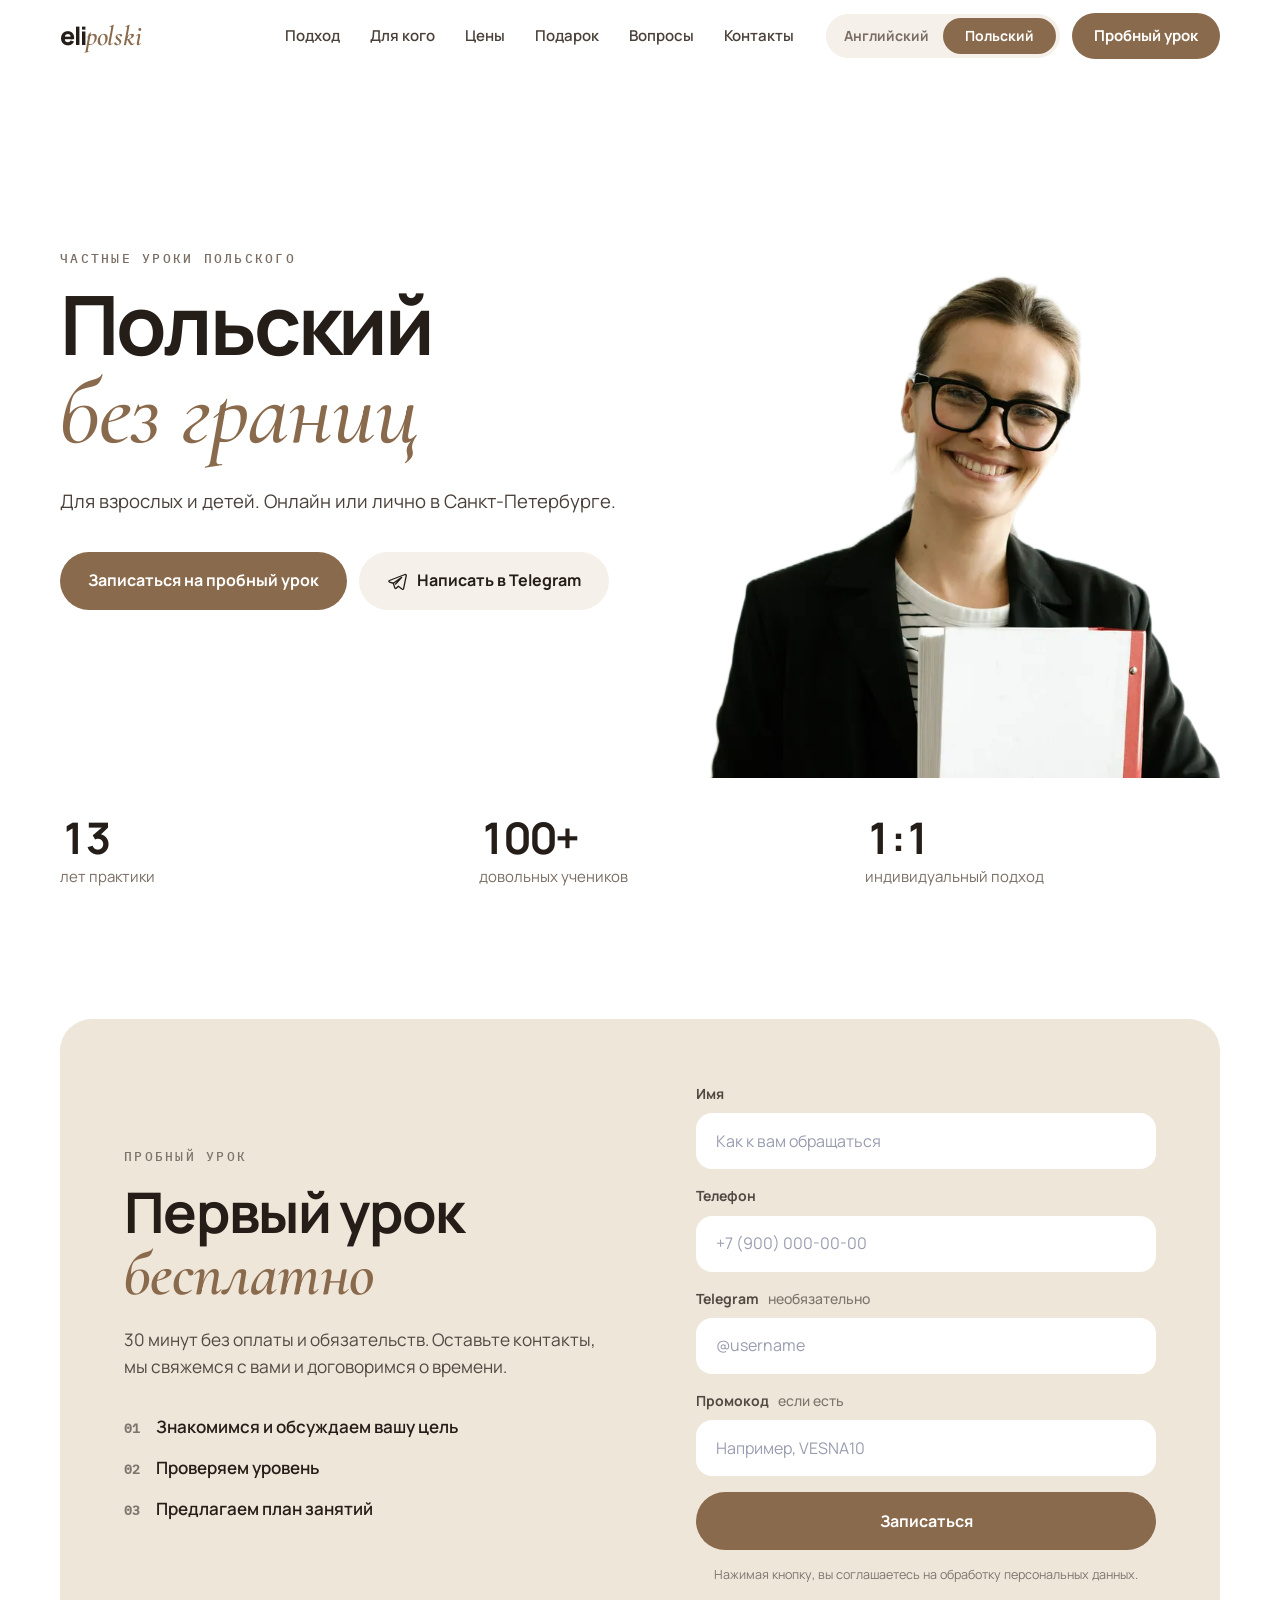
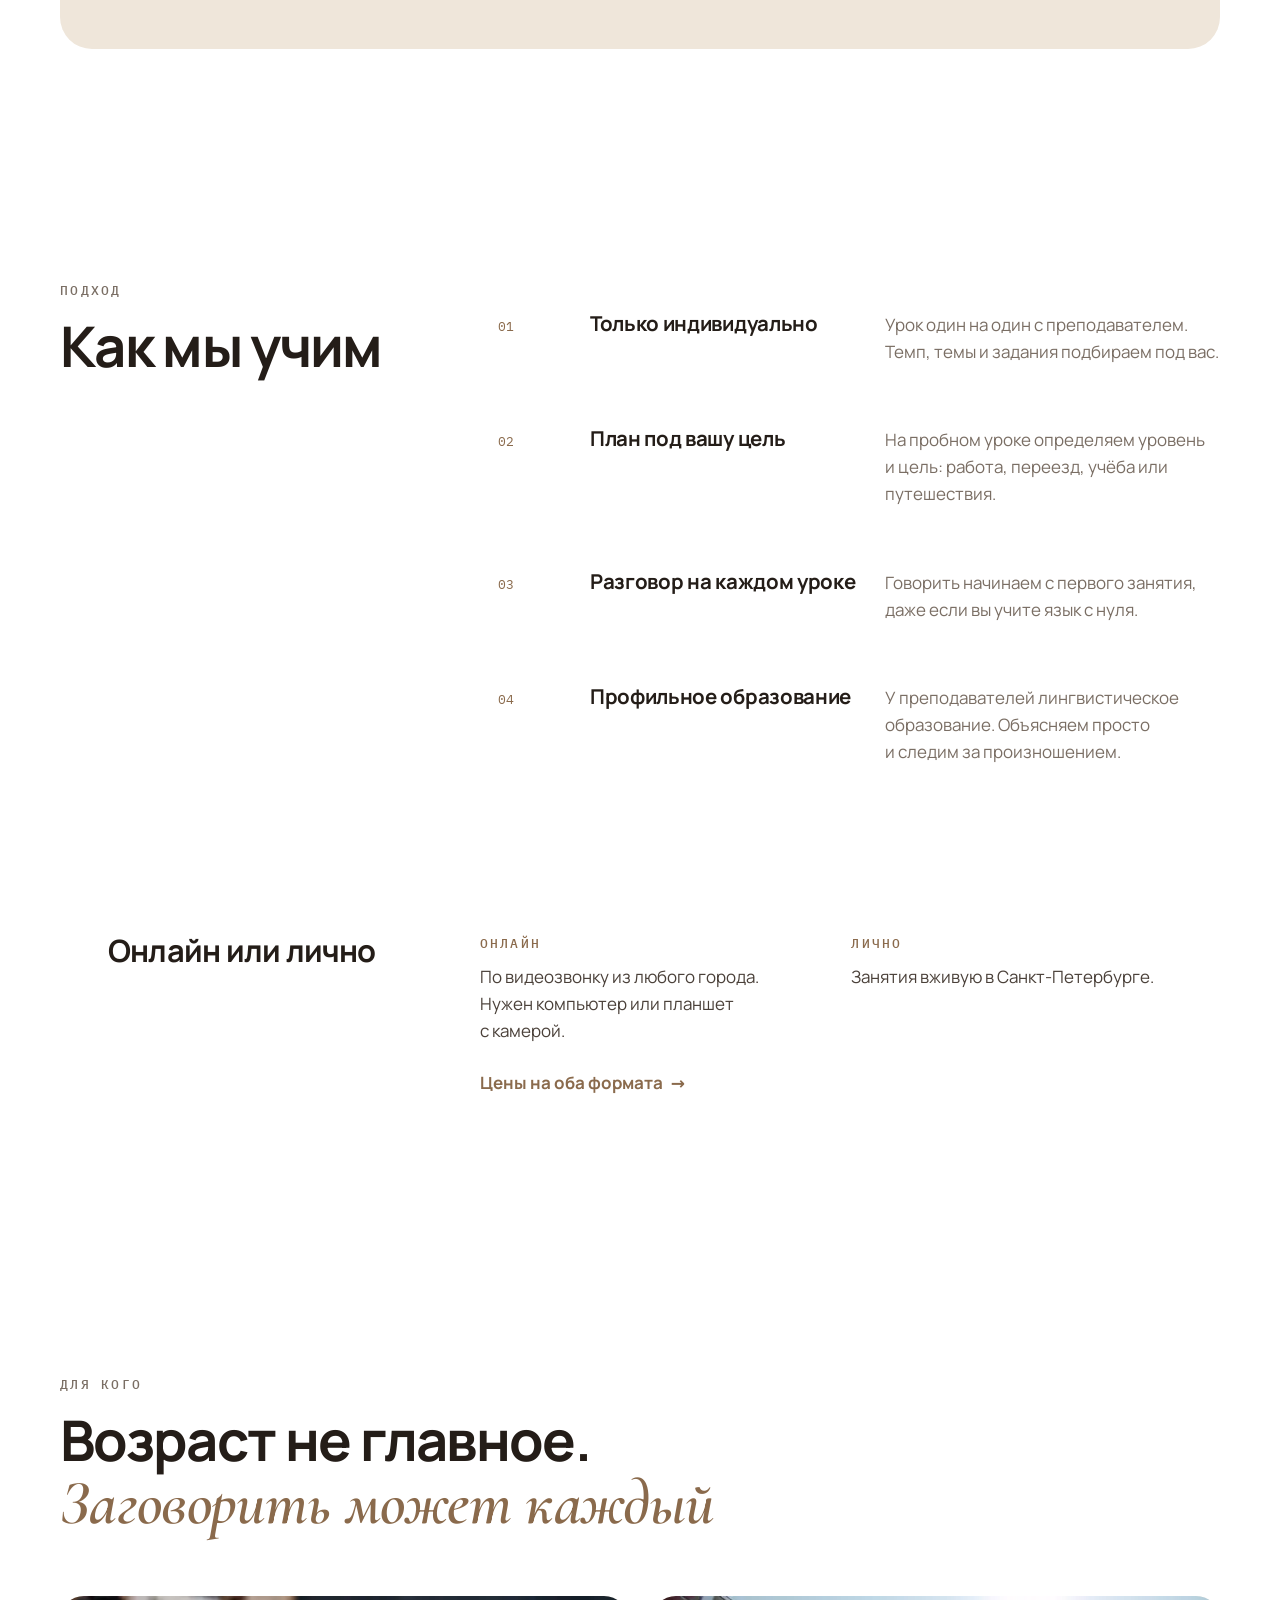
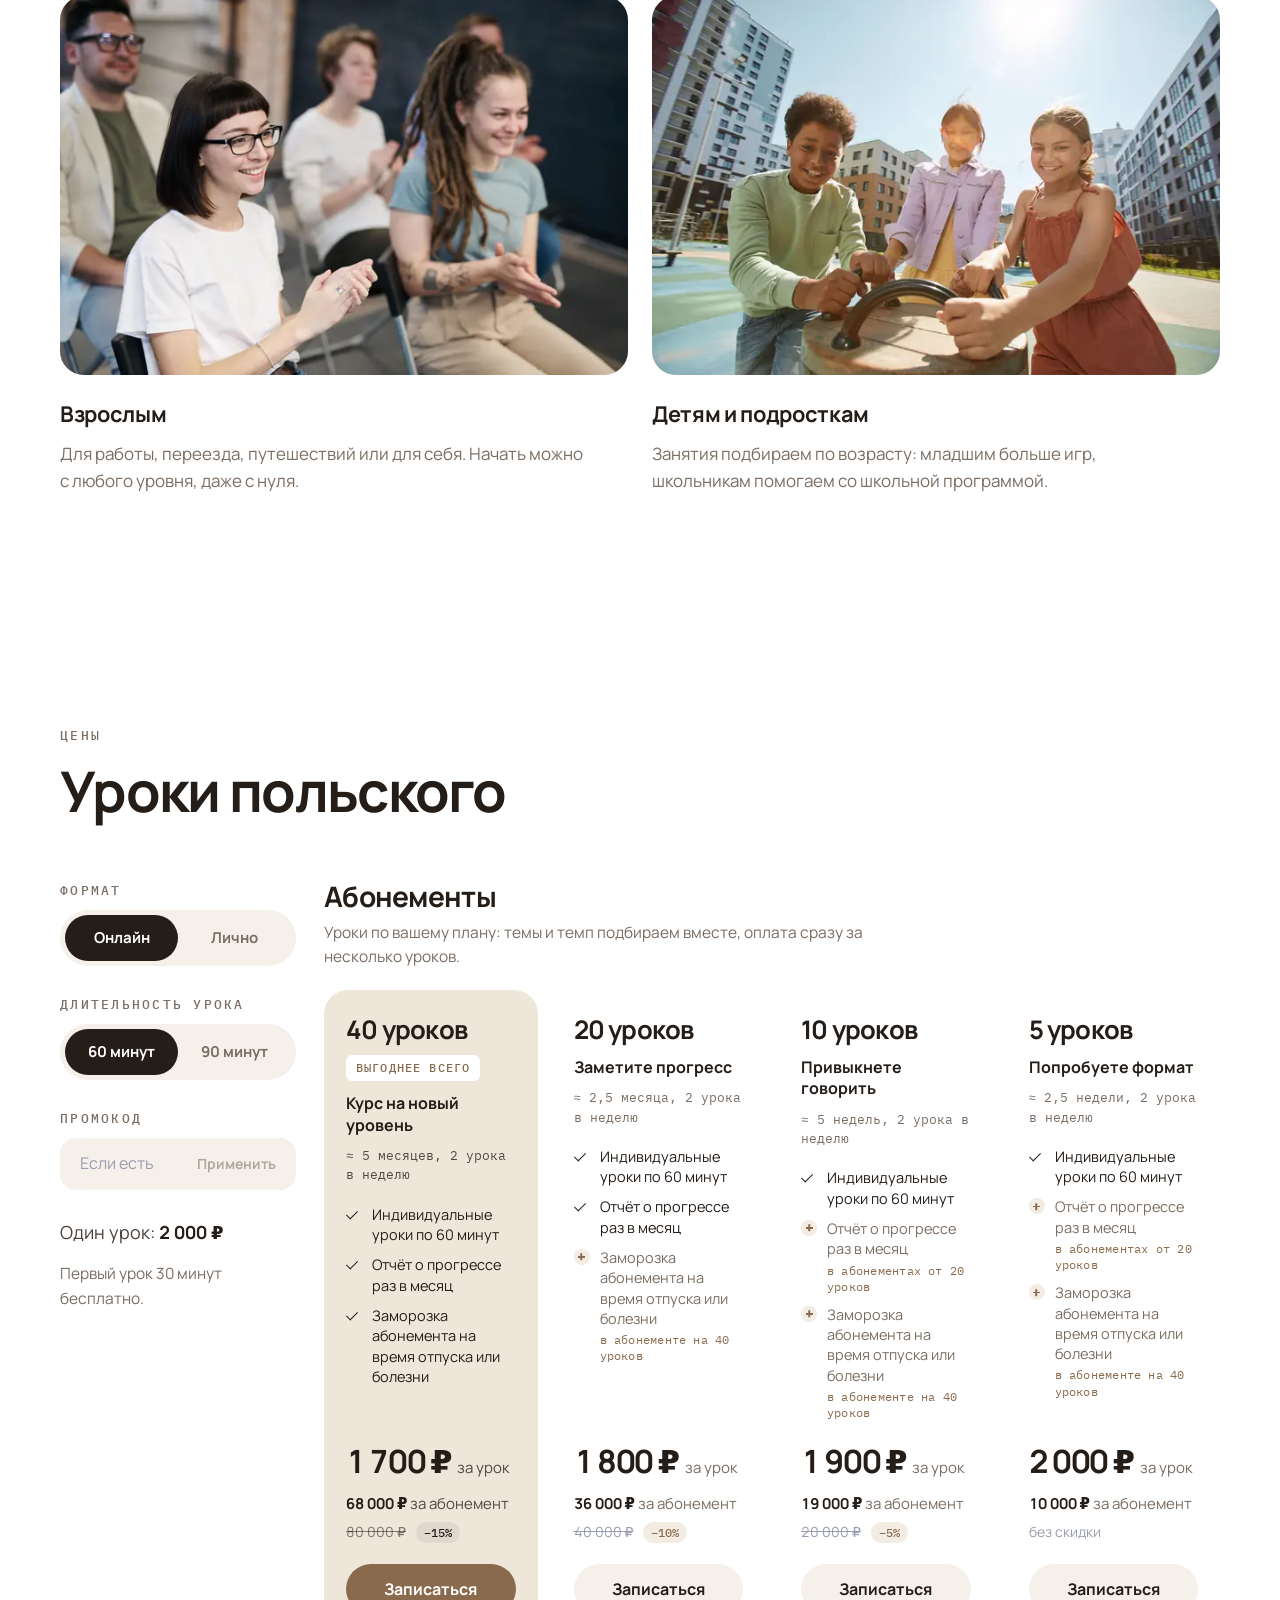
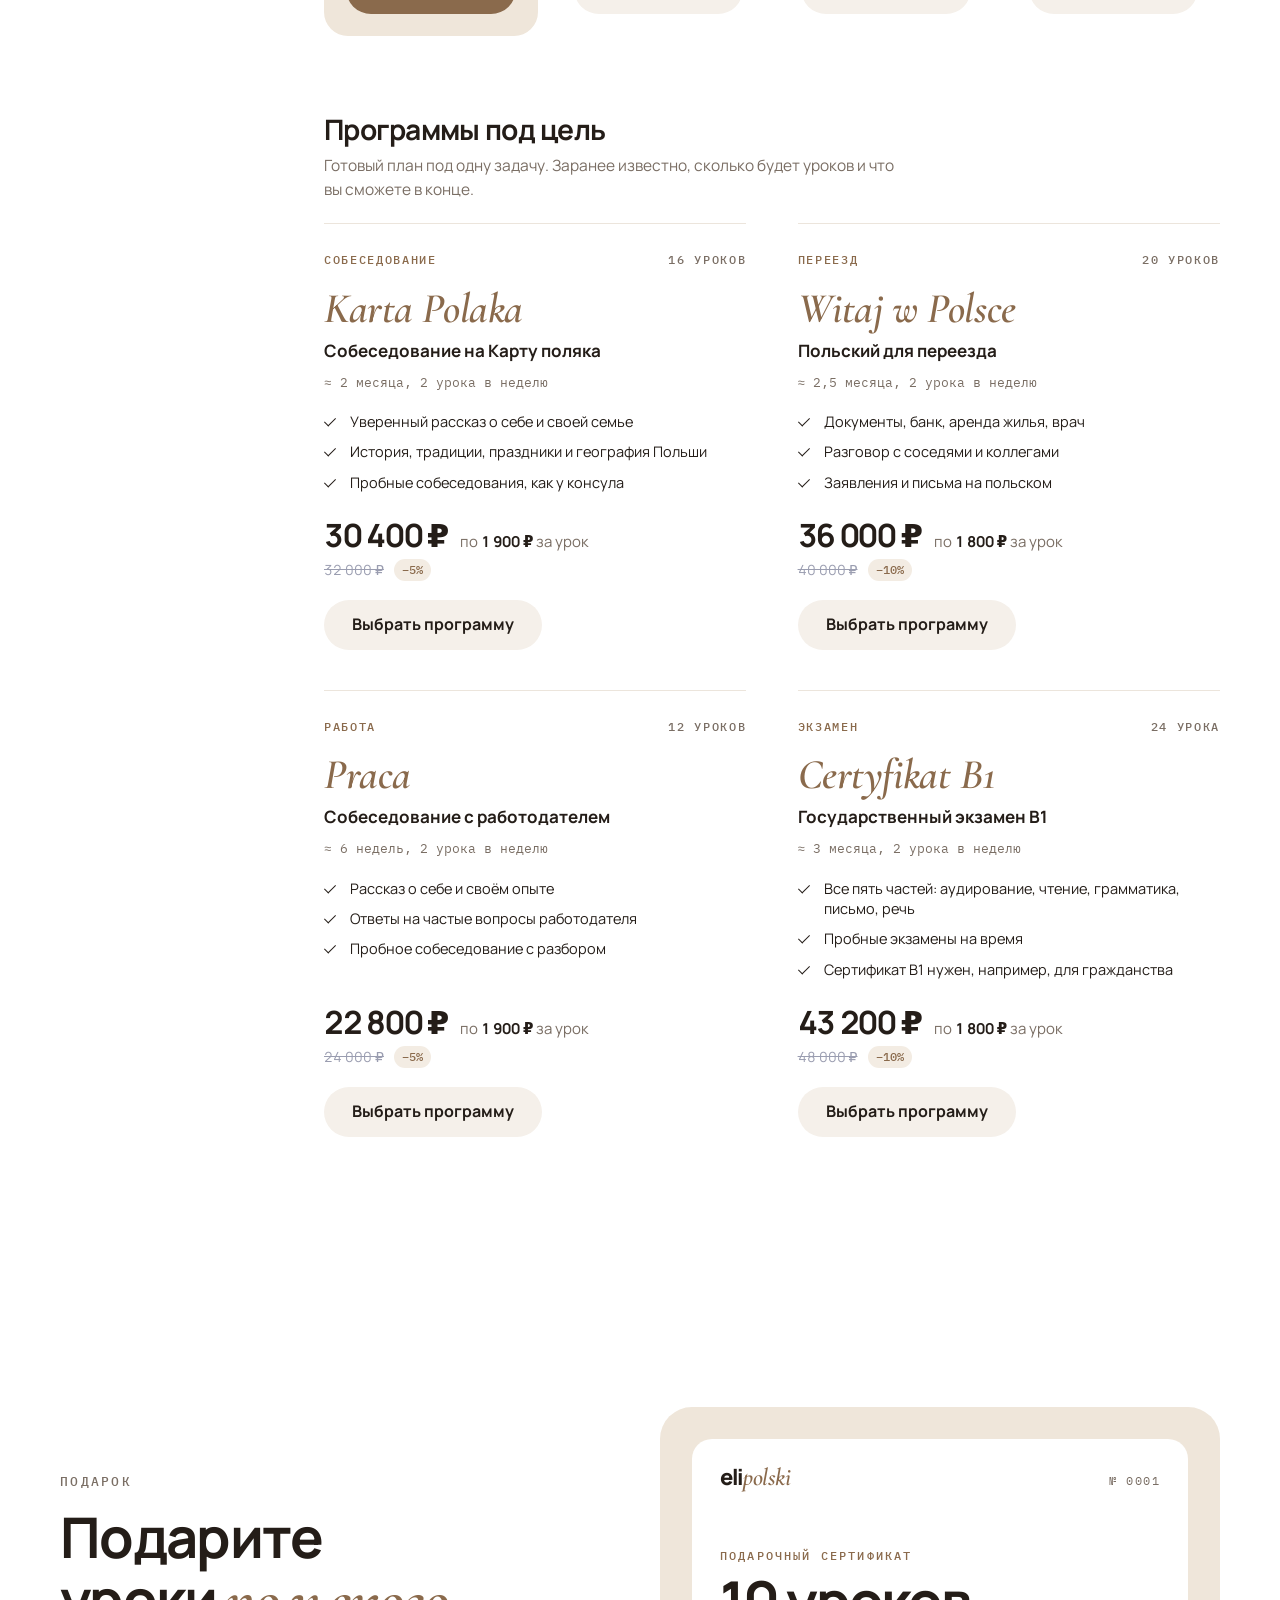
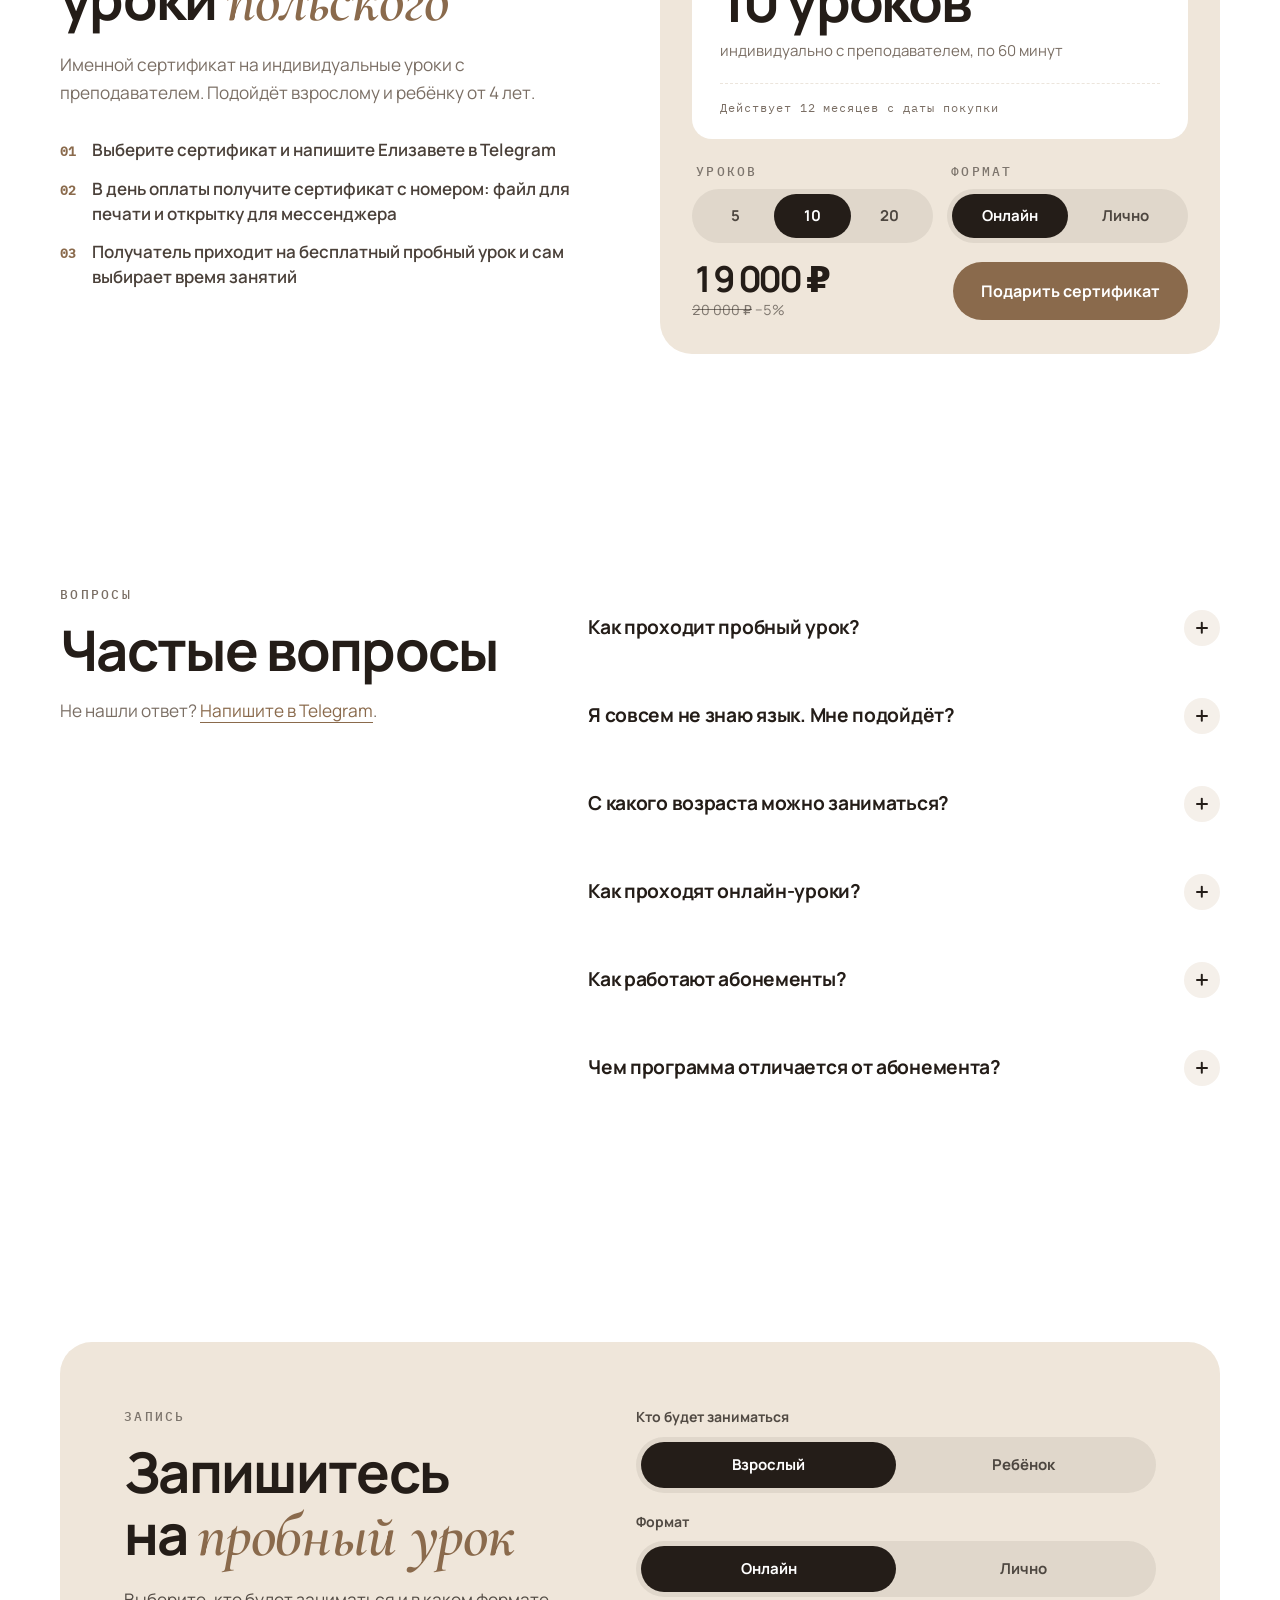
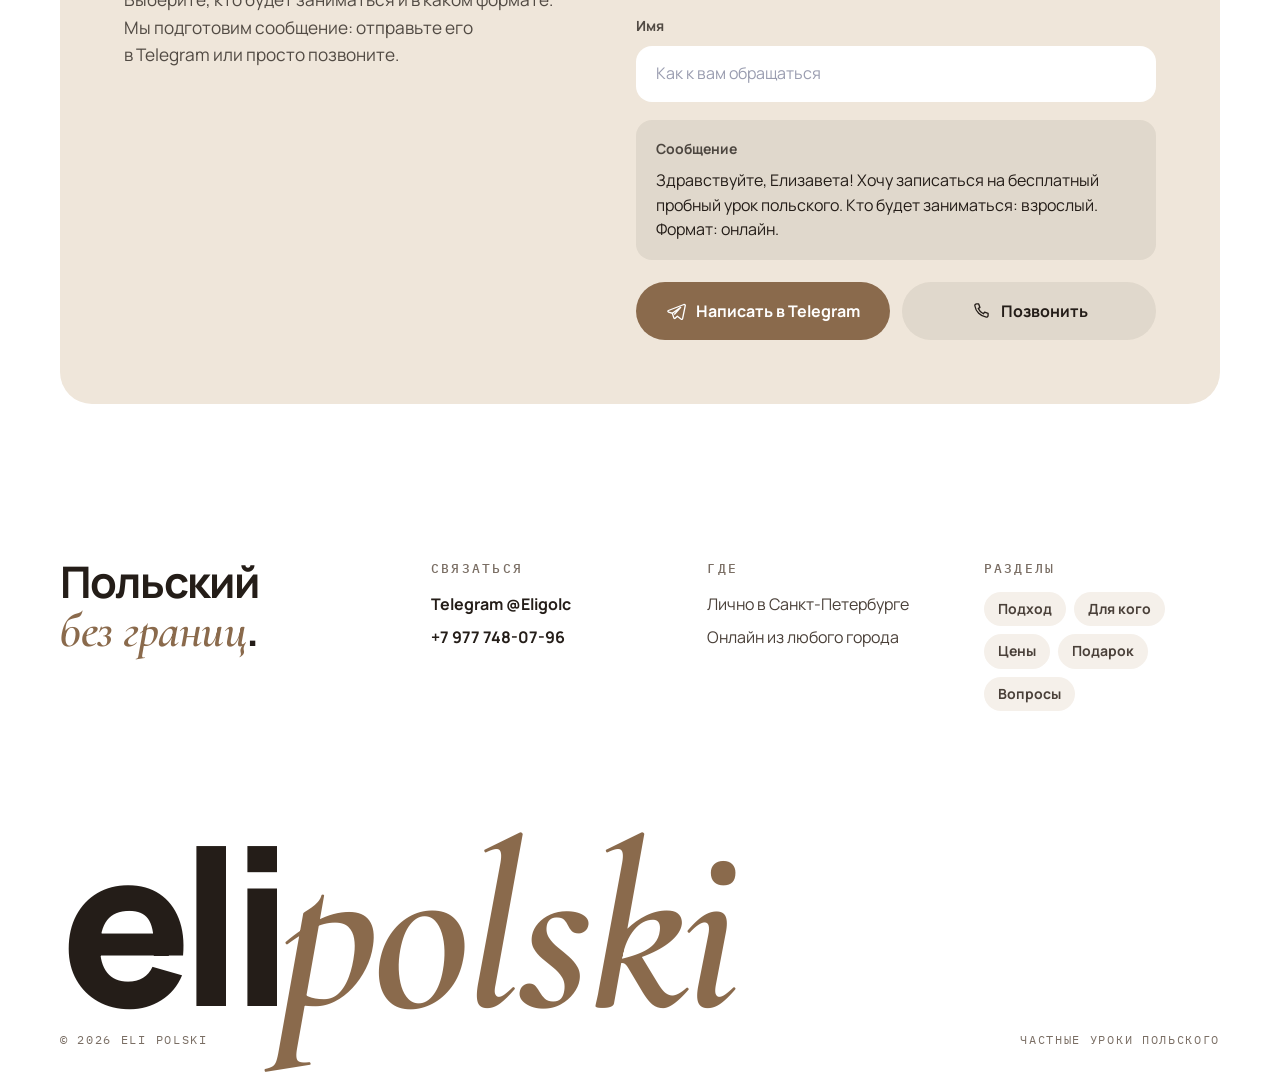
<file: site/pl/index.html>
<!doctype html>
<!-- Собрано командой node tools/build.mjs из index.html. Не правьте этот файл вручную. -->
<html lang="ru" data-lang="pl">
<head>
  <meta charset="utf-8">
  <meta name="viewport" content="width=device-width, initial-scale=1, viewport-fit=cover">
  <title>Уроки польского языка с репетитором в СПб и онлайн | eli polski</title>
  <meta name="description" content="Репетитор польского языка для детей с 4 лет и взрослых: онлайн по видеозвонку или лично в Санкт-Петербурге. 13 лет практики, первый урок бесплатно.">
  <meta name="robots" content="index, follow, max-image-preview:large">
  <meta name="theme-color" content="#FFFFFF">
  <meta name="color-scheme" content="light">
  <meta property="og:type" content="website">
  <meta property="og:locale" content="ru_RU">
  <meta property="og:site_name" content="eli polski">
  <meta property="og:title" content="Польский без границ | eli polski">
  <meta property="og:description" content="Частные уроки польского для детей и взрослых. Онлайн или лично в Санкт-Петербурге. Первый урок бесплатно.">
  <meta name="twitter:card" content="summary_large_image">
  <!-- seo:start: адрес сайта, canonical и картинка для соцсетей, заполняет tools/build.mjs -->
  <link rel="canonical" href="https://elienglish.ru/pl/">
  <meta property="og:url" content="https://elienglish.ru/pl/">
  <meta property="og:image" content="https://elienglish.ru/og-pl.jpg">
  <meta property="og:image:width" content="1200">
  <meta property="og:image:height" content="630">
  <meta property="og:image:alt" content="eli polski: польский без границ">
  <meta name="twitter:image" content="https://elienglish.ru/og-pl.jpg">
  <!-- seo:end -->
  <link rel="icon" href="../favicon-32.png" type="image/png" sizes="32x32">
  <link rel="icon" href="../favicon-192.png" type="image/png" sizes="192x192">
  <link rel="apple-touch-icon" href="../apple-touch-icon.png">
  <!-- preload:start -->
  <link rel="preload" as="image" href="../assets/img/teacher-pl-v2-1100.webp" imagesrcset="../assets/img/teacher-pl-v2-680.webp 680w, ../assets/img/teacher-pl-v2-1100.webp 1100w" imagesizes="(max-width: 760px) 380px, 560px" fetchpriority="high">
  <!-- preload:end -->
  <link rel="preload" as="font" type="font/woff2" href="../assets/fonts/manrope-cyrillic.woff2" crossorigin>
  <link rel="stylesheet" href="../assets/css/style.css?v=46e1e5cd">
  <script src="../assets/js/head.js?v=ccd3cd6c"></script>
  <!-- metrika:start: Яндекс Метрика, подключает tools/build.mjs, если задан METRIKA_ID -->
  <!-- metrika:end -->
  <!-- schema:start: разметка для поисковиков, заполняет tools/build.mjs -->
  <script type="application/ld+json">
{
  "@context": "https://schema.org",
  "@graph": [
    {
      "@type": "EducationalOrganization",
      "@id": "https://elienglish.ru/pl/#org",
      "name": "eli polski",
      "description": "Репетитор польского языка для детей с 4 лет и взрослых: онлайн по видеозвонку или лично в Санкт-Петербурге. 13 лет практики, первый урок бесплатно.",
      "telephone": "+7 977 748-07-96",
      "sameAs": [
        "https://t.me/Eligolc"
      ],
      "address": {
        "@type": "PostalAddress",
        "addressLocality": "Санкт-Петербург",
        "addressRegion": "Санкт-Петербург",
        "addressCountry": "RU"
      },
      "areaServed": {
        "@type": "City",
        "name": "Санкт-Петербург"
      },
      "priceRange": "1700-3500 RUB",
      "url": "https://elienglish.ru/pl/",
      "image": "https://elienglish.ru/og-pl.jpg"
    },
    {
      "@type": "Course",
      "name": "Частные уроки польского языка",
      "description": "Репетитор польского языка для детей с 4 лет и взрослых: онлайн по видеозвонку или лично в Санкт-Петербурге. 13 лет практики, первый урок бесплатно.",
      "inLanguage": "ru",
      "provider": {
        "@id": "https://elienglish.ru/pl/#org"
      },
      "offers": {
        "@type": "AggregateOffer",
        "priceCurrency": "RUB",
        "lowPrice": "1700",
        "highPrice": "3500",
        "offerCount": "16"
      },
      "hasCourseInstance": [
        {
          "@type": "CourseInstance",
          "courseMode": "Online"
        },
        {
          "@type": "CourseInstance",
          "courseMode": "Onsite",
          "location": {
            "@type": "Place",
            "name": "Санкт-Петербург"
          }
        }
      ]
    },
    {
      "@type": "FAQPage",
      "mainEntity": [
        {
          "@type": "Question",
          "name": "Как проходит пробный урок?",
          "acceptedAnswer": {
            "@type": "Answer",
            "text": "Это 30 минут знакомства. Проверяем уровень, обсуждаем цель и удобное расписание. Урок бесплатный, а решение, продолжать или нет, остаётся за вами."
          }
        },
        {
          "@type": "Question",
          "name": "Я совсем не знаю язык. Мне подойдёт?",
          "acceptedAnswer": {
            "@type": "Answer",
            "text": "Да. Начнём с нуля и пойдём в удобном для вас темпе."
          }
        },
        {
          "@type": "Question",
          "name": "С какого возраста можно заниматься?",
          "acceptedAnswer": {
            "@type": "Answer",
            "text": "С 4 лет. Возраст не главное: заговорить может каждый. Занимаемся с детьми, подростками и взрослыми."
          }
        },
        {
          "@type": "Question",
          "name": "Как проходят онлайн-уроки?",
          "acceptedAnswer": {
            "@type": "Answer",
            "text": "По видеозвонку. Нужны компьютер или планшет с камерой и стабильный интернет."
          }
        },
        {
          "@type": "Question",
          "name": "Как работают абонементы?",
          "acceptedAnswer": {
            "@type": "Answer",
            "text": "Вы оплачиваете сразу 5, 10, 20 или 40 уроков. Абонемент на 40 уроков можно заморозить на время отпуска или болезни."
          }
        },
        {
          "@type": "Question",
          "name": "Чем программа отличается от абонемента?",
          "acceptedAnswer": {
            "@type": "Answer",
            "text": "В абонементе темы выбираем вместе по ходу занятий. Программа это готовый план под одну задачу, например переезд или собеседование: число уроков и результат известны заранее."
          }
        }
      ]
    }
  ]
}
  </script>
  <!-- schema:end -->
</head>
<body>
  <a class="skip" href="#main">Перейти к содержанию</a>

  <header class="header" id="top">
    <div class="container header__row">
      <a class="logo" href="#top" aria-label="На главную">
        <span class="logo__mark">eli</span><span class="logo__word" data-i18n="logo">polski</span>
      </a>

      <nav class="nav" aria-label="Разделы сайта">
        <a href="#podhod">Подход</a>
        <a href="#dlya-kogo">Для кого</a>
        <a href="#ceny">Цены</a>
        <a href="#podarok">Подарок</a>
        <a href="#voprosy">Вопросы</a>
        <a href="#kontakty">Контакты</a>
      </nav>

      <div class="header__actions">
        <nav class="lang" aria-label="Язык занятий">
          <a class="lang__btn" href="../" data-lang-link="en"><span class="lang__full">Английский</span><span class="lang__short">EN</span></a>
          <a class="lang__btn" href="./" data-lang-link="pl" aria-current="page"><span class="lang__full">Польский</span><span class="lang__short">PL</span></a>
          <span class="lang__thumb" aria-hidden="true"></span>
        </nav>
        <a class="btn btn--primary btn--sm header__cta" href="#probnyi">Пробный урок</a>
        <button type="button" class="burger" aria-expanded="false" aria-controls="menu" aria-label="Открыть меню">
          <span></span><span></span>
        </button>
      </div>
    </div>

    <div class="menu" id="menu" hidden>
      <nav class="menu__nav" aria-label="Меню">
        <a href="#podhod">Подход</a>
        <a href="#dlya-kogo">Для кого</a>
        <a href="#ceny">Цены</a>
        <a href="#podarok">Подарок</a>
        <a href="#voprosy">Вопросы</a>
        <a href="#kontakty">Контакты</a>
      </nav>
      <a class="btn btn--primary menu__cta" href="#probnyi">Записаться на пробный урок</a>
      <a class="menu__contact" href="tel:+79777480796">+7 977 748-07-96</a>
    </div>
  </header>

  <main id="main">

    <!-- Первый экран -->
    <section class="hero">
      <div class="container">
        <div class="hero__panel">
          <div class="hero__text">
            <h1 class="hero__h1">
              <span class="eyebrow hero__eyebrow" data-i18n="eyebrow">Частные уроки польского</span>
              <span class="hero__title" data-i18n-html="title"><span class="line"><span>Польский</span></span> <span class="line"><span><em>без границ</em></span></span></span>
            </h1>
            <p class="hero__lead">Для взрослых и детей. Онлайн или лично в&nbsp;<span class="nowrap">Санкт-Петербурге</span>.</p>
            <div class="hero__buttons">
              <a class="btn btn--primary" href="#probnyi">Записаться на пробный урок</a>
              <a class="btn btn--ghost" href="https://t.me/Eligolc" data-tg="trial" target="_blank" rel="noopener">
                <svg class="btn__icon" viewBox="0 0 24 24" aria-hidden="true"><path d="M21.5 4.2 2.9 11.4c-.9.4-.9 1.6.1 1.9l4.6 1.4 1.8 5.6c.2.7 1.1.9 1.6.4l2.6-2.4 4.7 3.5c.6.4 1.4.1 1.6-.6l3.2-15.6c.2-.9-.7-1.6-1.6-1.4Z" fill="none" stroke="currentColor" stroke-width="1.6" stroke-linejoin="round"/><path d="m7.6 14.7 10-7.1-7.7 8.6" fill="none" stroke="currentColor" stroke-width="1.6" stroke-linejoin="round"/></svg>
                Написать в Telegram
              </a>
            </div>
          </div>

          <div class="hero__photo">
            <!-- hero-img:start -->
  <img class="hero__img hero__img--pl"
              src="../assets/img/teacher-pl-v2-1100.webp"
              srcset="../assets/img/teacher-pl-v2-680.webp 680w, ../assets/img/teacher-pl-v2-1100.webp 1100w"
              sizes="(max-width: 760px) 380px, 560px"
              width="1100" height="1152"
              alt="Преподаватель польского языка" fetchpriority="high" decoding="async">
  <!-- hero-img:end -->
          </div>
        </div>

        <ul class="facts" aria-label="Коротко о нас">
          <li class="facts__item reveal"><span class="facts__num"><span data-count="13">13</span></span><span class="facts__label">лет практики</span></li>
          <li class="facts__item reveal"><span class="facts__num"><span data-count="100">100</span>+</span><span class="facts__label">довольных учеников</span></li>
          <li class="facts__item reveal"><span class="facts__num">1:1</span><span class="facts__label">индивидуальный подход</span></li>
        </ul>
      </div>
    </section>

    <!-- Пробный урок -->
    <section class="section trial" id="probnyi">
      <div class="container">
        <div class="trial__panel accent-block reveal">
          <div class="trial__intro">
            <p class="eyebrow">Пробный урок</p>
            <h2 class="h2">Первый урок <em>бесплатно</em></h2>
            <p class="lead">30 минут без оплаты и обязательств. Оставьте контакты, мы свяжемся с&nbsp;вами и&nbsp;договоримся о&nbsp;времени.</p>
            <ol class="trial__steps">
              <li><span>01</span>Знакомимся и обсуждаем вашу цель</li>
              <li><span>02</span>Проверяем уровень</li>
              <li><span>03</span>Предлагаем план занятий</li>
            </ol>
          </div>

          <form class="form" id="trial-form" novalidate>
            <div class="form__body">
              <label class="field">
                <span class="field__label">Имя</span>
                <input class="field__input" type="text" name="name" autocomplete="given-name" placeholder="Как к вам обращаться" required maxlength="40">
                <span class="field__error" aria-live="polite"></span>
              </label>
              <label class="field">
                <span class="field__label">Телефон</span>
                <input class="field__input" type="tel" name="phone" autocomplete="tel" inputmode="tel" placeholder="+7 (900) 000-00-00" required maxlength="22">
                <span class="field__error" aria-live="polite"></span>
              </label>
              <label class="field">
                <span class="field__label">Telegram <span class="field__opt">необязательно</span></span>
                <input class="field__input" type="text" name="telegram" autocomplete="off" placeholder="@username" maxlength="40" autocapitalize="off" spellcheck="false">
                <span class="field__error" aria-live="polite"></span>
              </label>
              <label class="field">
                <span class="field__label">Промокод <span class="field__opt">если есть</span></span>
                <input class="field__input" type="text" name="promo" autocomplete="off" placeholder="Например, VESNA10" maxlength="20" autocapitalize="characters" spellcheck="false">
                <span class="field__error" aria-live="polite"></span>
                <span class="field__note" data-promo-note aria-live="polite"></span>
              </label>
              <label class="hp" aria-hidden="true">Сайт<input type="text" name="website" tabindex="-1" autocomplete="off"></label>
              <button class="btn btn--primary btn--block" type="submit">
                <span class="btn__label">Записаться</span>
              </button>
              <p class="form__note">Нажимая кнопку, вы соглашаетесь на обработку персональных данных.</p>
            </div>

            <div class="form__state form__state--ok" hidden tabindex="-1">
              <svg class="state-icon" viewBox="0 0 56 56" aria-hidden="true"><circle cx="28" cy="28" r="26" fill="none" stroke="currentColor" stroke-width="1.6"/><path class="draw" d="m18 29 7 7 13-15" fill="none" stroke="currentColor" stroke-width="2" stroke-linecap="round" stroke-linejoin="round"/></svg>
              <h3 class="h3">Заявка отправлена</h3>
              <p>Мы свяжемся с вами и договоримся о времени пробного урока.</p>
              <button type="button" class="link-btn" data-form-again>Отправить ещё одну заявку</button>
            </div>

            <div class="form__state form__state--error" hidden tabindex="-1">
              <h3 class="h3">Не получилось отправить</h3>
              <p>Отправьте заявку преподавателю в&nbsp;Telegram: сообщение с&nbsp;вашим именем и&nbsp;телефоном уже готово. Или позвоните.</p>
              <div class="form__fallback">
                <a class="btn btn--primary" id="trial-fallback" href="https://t.me/Eligolc" target="_blank" rel="noopener">Написать в Telegram</a>
                <a class="btn btn--ghost" href="tel:+79777480796">+7 977 748-07-96</a>
              </div>
              <button type="button" class="link-btn" data-form-retry>Попробовать ещё раз</button>
            </div>
          </form>
        </div>
      </div>
    </section>

    <!-- Подход и формат -->
    <section class="section" id="podhod">
      <div class="container">
        <div class="approach">
          <div class="approach__head reveal">
            <p class="eyebrow">Подход</p>
            <h2 class="h2">Как мы учим</h2>
          </div>

          <ol class="steps">
            <li class="steps__item reveal">
              <span class="steps__num">01</span>
              <h3 class="steps__title">Только индивидуально</h3>
              <p>Урок один на&nbsp;один с&nbsp;преподавателем. Темп, темы и&nbsp;задания подбираем под&nbsp;вас.</p>
            </li>
            <li class="steps__item reveal">
              <span class="steps__num">02</span>
              <h3 class="steps__title">План под вашу цель</h3>
              <p>На пробном уроке определяем уровень и&nbsp;цель: работа, переезд, учёба или путешествия.</p>
            </li>
            <li class="steps__item reveal">
              <span class="steps__num">03</span>
              <h3 class="steps__title">Разговор на каждом уроке</h3>
              <p>Говорить начинаем с&nbsp;первого занятия, даже если вы учите язык с&nbsp;нуля.</p>
            </li>
            <li class="steps__item reveal">
              <span class="steps__num">04</span>
              <h3 class="steps__title">Профильное образование</h3>
              <p>У&nbsp;преподавателей лингвистическое образование. Объясняем просто и&nbsp;следим за&nbsp;произношением.</p>
            </li>
          </ol>
        </div>

        <div class="where reveal" id="format">
          <h3 class="where__title">Онлайн или лично</h3>
          <div class="where__item">
            <p class="eyebrow">Онлайн</p>
            <p>По видеозвонку из&nbsp;любого города. Нужен компьютер или планшет с&nbsp;камерой.</p>
          </div>
          <div class="where__item">
            <p class="eyebrow">Лично</p>
            <p>Занятия вживую в&nbsp;<span class="nowrap">Санкт-Петербурге</span>.</p>
          </div>
          <a class="where__link" href="#ceny">Цены на оба формата</a>
        </div>
      </div>
    </section>

    <!-- Для кого -->
    <section class="section" id="dlya-kogo">
      <div class="container">
        <div class="section__head reveal">
          <p class="eyebrow">Для кого</p>
          <h2 class="h2">Возраст не главное. <em>Заговорить может каждый</em></h2>
        </div>

        <div class="grid grid--2">
          <article class="audience reveal">
            <div class="audience__img">
              <img src="../assets/img/adults-1200.webp" srcset="../assets/img/adults-640.webp 640w, ../assets/img/adults-1200.webp 1200w" sizes="(max-width: 860px) 92vw, 580px" width="1200" height="800" alt="Взрослые ученики на занятии" loading="lazy" decoding="async">
            </div>
            <h3 class="h3">Взрослым</h3>
            <p>Для работы, переезда, путешествий или для себя. Начать можно с&nbsp;любого уровня, даже с&nbsp;нуля.</p>
          </article>
          <article class="audience reveal">
            <div class="audience__img">
              <img src="../assets/img/kids-1200.webp" srcset="../assets/img/kids-640.webp 640w, ../assets/img/kids-1200.webp 1200w" sizes="(max-width: 860px) 92vw, 580px" width="1200" height="800" alt="Дети и подростки" loading="lazy" decoding="async">
            </div>
            <h3 class="h3">Детям и подросткам</h3>
            <p>Занятия подбираем по&nbsp;возрасту: младшим больше игр, школьникам помогаем со&nbsp;школьной программой.</p>
          </article>
        </div>
      </div>
    </section>

    <!-- Цены -->
    <section class="section" id="ceny">
      <div class="container">
        <div class="section__head reveal">
          <p class="eyebrow">Цены</p>
          <h2 class="h2">Уроки <span data-i18n="subjGen">польского</span></h2>
        </div>

        <div class="pricing">
          <div class="pricing__side">
            <!-- на телефоне и планшете этот блок прилипает к шапке, пока листаются пакеты -->
            <div class="pricing__controls reveal">
              <div class="pricing__opt">
                <p class="eyebrow">Формат</p>
                <fieldset class="seg">
                  <legend class="sr-only">Формат занятий</legend>
                  <input type="radio" name="p-format" id="pf-online" value="online" checked>
                  <label for="pf-online">Онлайн</label>
                  <input type="radio" name="p-format" id="pf-offline" value="offline">
                  <label for="pf-offline">Лично</label>
                  <span class="seg__thumb" aria-hidden="true"></span>
                </fieldset>
              </div>
              <div class="pricing__opt">
                <p class="eyebrow">Длительность урока</p>
                <fieldset class="seg">
                  <legend class="sr-only">Длительность урока</legend>
                  <input type="radio" name="p-dur" id="pd-60" value="60" checked>
                  <label for="pd-60">60<span class="seg__long">&nbsp;минут</span><span class="seg__short">&nbsp;мин</span></label>
                  <input type="radio" name="p-dur" id="pd-90" value="90">
                  <label for="pd-90">90<span class="seg__long">&nbsp;минут</span><span class="seg__short">&nbsp;мин</span></label>
                  <span class="seg__thumb" aria-hidden="true"></span>
                </fieldset>
              </div>
            </div>

            <div class="promo reveal" id="promo">
              <label class="eyebrow promo__label" for="promo-input">Промокод</label>
              <div class="promo__row">
                <input class="field__input promo__input" id="promo-input" type="text" placeholder="Если есть" maxlength="20" autocomplete="off" autocapitalize="characters" spellcheck="false" enterkeyhint="done">
                <button type="button" class="promo__btn" id="promo-btn">Применить</button>
              </div>
              <p class="promo__note" data-promo-note aria-live="polite"></p>
            </div>

            <div class="pricing__info reveal">
              <p class="pricing__one">Один урок: <b data-price="one">1 500 ₽</b></p>
              <p class="pricing__text">Первый урок 30&nbsp;минут бесплатно.</p>
            </div>
          </div>

          <div class="pricing__main">
            <div class="pricing__group">
              <div class="pricing__head reveal">
                <h3 class="pricing__title">Абонементы</h3>
                <p>Уроки по вашему плану: темы и темп подбираем вместе, оплата сразу за несколько уроков.</p>
              </div>
              <div class="pricing__cards" id="pricing" aria-live="polite"></div>
            </div>

            <div class="pricing__group" id="programmy">
              <div class="pricing__head reveal">
                <h3 class="pricing__title">Программы под цель</h3>
                <p>Готовый план под одну задачу. Заранее известно, сколько будет уроков и что вы сможете в конце.</p>
              </div>
              <div class="programs" id="programs" aria-live="polite"></div>
            </div>
          </div>
        </div>
      </div>
    </section>

    <!-- Подарок -->
    <section class="section" id="podarok">
      <div class="container">
        <div class="gift">
          <div class="gift__intro reveal">
            <p class="eyebrow">Подарок</p>
            <h2 class="h2">Подарите уроки <em data-i18n="subjGen">польского</em></h2>
            <p class="lead">Именной сертификат на индивидуальные уроки с преподавателем. Подойдёт взрослому и ребёнку от 4&nbsp;лет.</p>
            <ol class="gift__steps">
              <li><span>01</span>Выберите сертификат и напишите Елизавете в&nbsp;Telegram</li>
              <li><span>02</span>В день оплаты получите сертификат с&nbsp;номером: файл для печати и открытку для мессенджера</li>
              <li><span>03</span>Получатель приходит на бесплатный пробный урок и сам выбирает время занятий</li>
            </ol>
          </div>

          <div class="gift__panel accent-block reveal">
            <div class="cert" aria-hidden="true">
              <div class="cert__top">
                <span class="cert__logo"><b>eli</b><i data-i18n="logo">polski</i></span>
                <span class="cert__no">№ 0001</span>
              </div>
              <p class="cert__label">Подарочный сертификат</p>
              <p class="cert__value" data-gift="n">10 уроков</p>
              <p class="cert__sub">индивидуально с&nbsp;преподавателем, по&nbsp;60&nbsp;минут</p>
              <p class="cert__date">Действует 12 месяцев с даты покупки</p>
            </div>

            <div class="gift__controls">
              <div class="gift__opt">
                <p class="eyebrow" id="gift-n-label">Уроков</p>
                <fieldset class="seg seg--3" aria-labelledby="gift-n-label">
                  <input type="radio" name="gift-n" id="gn-5" value="5">
                  <label for="gn-5">5</label>
                  <input type="radio" name="gift-n" id="gn-10" value="10" checked>
                  <label for="gn-10">10</label>
                  <input type="radio" name="gift-n" id="gn-20" value="20">
                  <label for="gn-20">20</label>
                  <span class="seg__thumb" aria-hidden="true"></span>
                </fieldset>
              </div>
              <div class="gift__opt">
                <p class="eyebrow" id="gift-fmt-label">Формат</p>
                <fieldset class="seg" aria-labelledby="gift-fmt-label">
                  <input type="radio" name="gift-fmt" id="gf-online" value="online" checked>
                  <label for="gf-online">Онлайн</label>
                  <input type="radio" name="gift-fmt" id="gf-offline" value="offline">
                  <label for="gf-offline">Лично</label>
                  <span class="seg__thumb" aria-hidden="true"></span>
                </fieldset>
              </div>
            </div>

            <div class="gift__buy">
              <p class="gift__price"><b data-gift="price">14 200 ₽</b><span data-gift="was"></span></p>
              <a class="btn btn--primary" id="gift-btn" href="https://t.me/Eligolc" target="_blank" rel="noopener">Подарить сертификат</a>
            </div>
          </div>
        </div>
      </div>
    </section>

    <!-- Вопросы -->
    <section class="section" id="voprosy">
      <div class="container faq">
        <div class="faq__head reveal">
          <p class="eyebrow">Вопросы</p>
          <h2 class="h2">Частые вопросы</h2>
          <p class="lead">Не нашли ответ? <a class="link" href="https://t.me/Eligolc" data-tg="question" target="_blank" rel="noopener">Напишите в&nbsp;Telegram</a>.</p>
        </div>

        <div class="faq__list reveal" id="faq">
          <div class="faq__item">
            <h3><button type="button" class="faq__q" aria-expanded="false" aria-controls="faq-1" id="faq-1-q">Как проходит пробный урок?<span class="faq__plus" aria-hidden="true"></span></button></h3>
            <div class="faq__a" id="faq-1" role="region" aria-labelledby="faq-1-q"><div><p>Это 30 минут знакомства. Проверяем уровень, обсуждаем цель и удобное расписание. Урок бесплатный, а решение, продолжать или нет, остаётся за вами.</p></div></div>
          </div>
          <div class="faq__item">
            <h3><button type="button" class="faq__q" aria-expanded="false" aria-controls="faq-2" id="faq-2-q">Я совсем не знаю язык. Мне подойдёт?<span class="faq__plus" aria-hidden="true"></span></button></h3>
            <div class="faq__a" id="faq-2" role="region" aria-labelledby="faq-2-q"><div><p>Да. Начнём с нуля и пойдём в удобном для вас темпе.</p></div></div>
          </div>
          <div class="faq__item">
            <h3><button type="button" class="faq__q" aria-expanded="false" aria-controls="faq-3" id="faq-3-q">С какого возраста можно заниматься?<span class="faq__plus" aria-hidden="true"></span></button></h3>
            <div class="faq__a" id="faq-3" role="region" aria-labelledby="faq-3-q"><div><p>С 4 лет. Возраст не главное: заговорить может каждый. Занимаемся с детьми, подростками и взрослыми.</p></div></div>
          </div>
          <div class="faq__item">
            <h3><button type="button" class="faq__q" aria-expanded="false" aria-controls="faq-4" id="faq-4-q">Как проходят онлайн-уроки?<span class="faq__plus" aria-hidden="true"></span></button></h3>
            <div class="faq__a" id="faq-4" role="region" aria-labelledby="faq-4-q"><div><p>По видеозвонку. Нужны компьютер или планшет с камерой и стабильный интернет.</p></div></div>
          </div>
          <div class="faq__item">
            <h3><button type="button" class="faq__q" aria-expanded="false" aria-controls="faq-5" id="faq-5-q">Как работают абонементы?<span class="faq__plus" aria-hidden="true"></span></button></h3>
            <div class="faq__a" id="faq-5" role="region" aria-labelledby="faq-5-q"><div><p>Вы оплачиваете сразу 5, 10, 20 или 40 уроков. Абонемент на 40 уроков можно заморозить на время отпуска или болезни.</p></div></div>
          </div>
          <div class="faq__item">
            <h3><button type="button" class="faq__q" aria-expanded="false" aria-controls="faq-6" id="faq-6-q">Чем программа отличается от абонемента?<span class="faq__plus" aria-hidden="true"></span></button></h3>
            <div class="faq__a" id="faq-6" role="region" aria-labelledby="faq-6-q"><div><p>В абонементе темы выбираем вместе по ходу занятий. Программа это готовый план под одну задачу, например переезд или собеседование: число уроков и результат известны заранее.</p></div></div>
          </div>
        </div>
      </div>
    </section>

    <!-- Запись -->
    <section class="section" id="zapis">
      <div class="container">
        <div class="signup accent-block reveal">
          <div class="signup__intro">
            <p class="eyebrow">Запись</p>
            <h2 class="h2">Запишитесь на <em>пробный урок</em></h2>
            <p class="lead">Выберите, кто будет заниматься и в&nbsp;каком формате. Мы подготовим сообщение: отправьте его в&nbsp;Telegram или просто позвоните.</p>
          </div>

          <div class="signup__form">
            <div class="signup__row">
              <span class="signup__label" id="who-label">Кто будет заниматься</span>
              <fieldset class="seg" aria-labelledby="who-label">
                <input type="radio" name="who" id="who-adult" value="adult" checked>
                <label for="who-adult">Взрослый</label>
                <input type="radio" name="who" id="who-kid" value="kid">
                <label for="who-kid">Ребёнок</label>
                <span class="seg__thumb" aria-hidden="true"></span>
              </fieldset>
            </div>
            <div class="signup__row">
              <span class="signup__label" id="fmt-label">Формат</span>
              <fieldset class="seg" aria-labelledby="fmt-label">
                <input type="radio" name="fmt" id="fmt-online" value="online" checked>
                <label for="fmt-online">Онлайн</label>
                <input type="radio" name="fmt" id="fmt-offline" value="offline">
                <label for="fmt-offline">Лично</label>
                <span class="seg__thumb" aria-hidden="true"></span>
              </fieldset>
            </div>
            <label class="signup__row">
              <span class="signup__label">Имя</span>
              <input class="field__input" type="text" id="signup-name" autocomplete="given-name" placeholder="Как к вам обращаться" maxlength="60">
            </label>

            <div class="signup__pack" id="signup-pack" hidden>
              <span id="signup-pack-text"></span>
              <button type="button" class="signup__pack-x" id="signup-pack-x" aria-label="Убрать пакет">
                <svg viewBox="0 0 16 16" aria-hidden="true"><path d="m4 4 8 8M12 4l-8 8" stroke="currentColor" stroke-width="1.6" stroke-linecap="round"/></svg>
              </button>
            </div>

            <div class="signup__message">
              <span class="signup__label">Сообщение</span>
              <p id="signup-message"></p>
            </div>

            <div class="signup__buttons">
              <a class="btn btn--primary" id="signup-tg" href="https://t.me/Eligolc" target="_blank" rel="noopener">
                <svg class="btn__icon" viewBox="0 0 24 24" aria-hidden="true"><path d="M21.5 4.2 2.9 11.4c-.9.4-.9 1.6.1 1.9l4.6 1.4 1.8 5.6c.2.7 1.1.9 1.6.4l2.6-2.4 4.7 3.5c.6.4 1.4.1 1.6-.6l3.2-15.6c.2-.9-.7-1.6-1.6-1.4Z" fill="none" stroke="currentColor" stroke-width="1.6" stroke-linejoin="round"/><path d="m7.6 14.7 10-7.1-7.7 8.6" fill="none" stroke="currentColor" stroke-width="1.6" stroke-linejoin="round"/></svg>
                Написать в Telegram
              </a>
              <a class="btn btn--ghost" href="tel:+79777480796">
                <svg class="btn__icon" viewBox="0 0 24 24" aria-hidden="true"><path d="M6.6 3.5h2.6l1.5 4.2-2 1.4a12 12 0 0 0 6.2 6.2l1.4-2 4.2 1.5v2.6a2 2 0 0 1-2.2 2A16.5 16.5 0 0 1 4.6 5.7a2 2 0 0 1 2-2.2Z" fill="none" stroke="currentColor" stroke-width="1.6" stroke-linejoin="round"/></svg>
                Позвонить
              </a>
            </div>
          </div>
        </div>
      </div>
    </section>
  </main>

  <!-- Контакты -->
  <footer class="footer" id="kontakty">
    <div class="container">
      <div class="footer__top">
        <p class="footer__slogan" data-i18n-html="footerSlogan">Польский <em>без&nbsp;границ</em>.</p>

        <address class="footer__col">
          <p class="eyebrow">Связаться</p>
          <a class="footer__link" href="https://t.me/Eligolc" data-tg="trial" target="_blank" rel="noopener">Telegram @Eligolc</a>
          <a class="footer__link" href="tel:+79777480796">+7 977 748-07-96</a>
        </address>

        <div class="footer__col">
          <p class="eyebrow">Где</p>
          <p>Лично в&nbsp;<span class="nowrap">Санкт-Петербурге</span></p>
          <p>Онлайн из&nbsp;любого города</p>
        </div>

        <div class="footer__col">
          <p class="eyebrow">Разделы</p>
          <div class="pills">
            <a href="#podhod">Подход</a>
            <a href="#dlya-kogo">Для кого</a>
            <a href="#ceny">Цены</a>
            <a href="#podarok">Подарок</a>
            <a href="#voprosy">Вопросы</a>
          </div>
        </div>
      </div>

      <p class="wordmark" aria-hidden="true"><span class="wordmark__mark">eli</span><span class="wordmark__word" data-i18n="logo">polski</span></p>

      <div class="footer__bottom">
        <span>© <span id="year">2026</span> <span data-i18n="brandCaps">eli polski</span></span>
        <span data-i18n="footerNote">Частные уроки польского</span>
      </div>
    </div>
  </footer>

  <script src="../assets/js/main.js?v=57371b5c" defer></script>
</body>
</html>
</file>
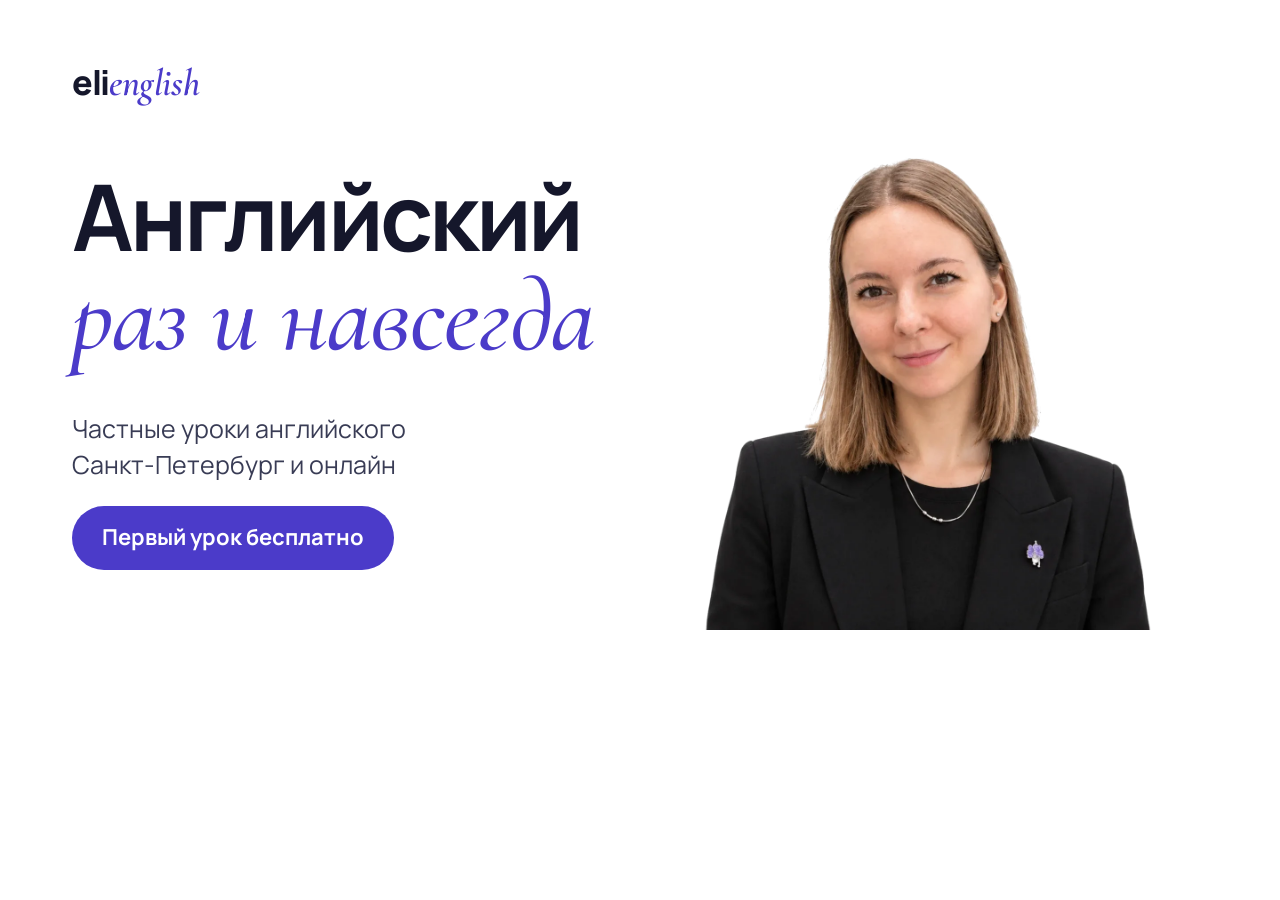
<file: tools/og.html>
<!doctype html>
<!-- Шаблон картинки для мессенджеров (og-en.jpg, og-pl.jpg), 1200×630.
     node tools/render.mjs "file:///.../tools/og.html?lang=pl" 1200 630 site/og-pl.jpg -->
<html lang="ru" data-lang="en">
<head>
  <meta charset="utf-8">
  <link rel="stylesheet" href="../site/assets/css/style.css">
  <style>
    html, body { margin: 0; width: 1200px; height: 630px; overflow: hidden; background: #fff; }
    .og { position: relative; width: 1200px; height: 630px; }
    .og__logo { position: absolute; left: 72px; top: 64px; font-size: 34px; }
    .og__text { position: absolute; left: 72px; top: 170px; }
    .og__title { font-size: 92px; line-height: 1; letter-spacing: -.04em; font-weight: 700; color: var(--ink); }
    .og__title em { display: block; font-size: 1.1em; font-weight: 500; margin-top: 4px; }
    .og__lead { margin-top: 44px; font-size: 25px; line-height: 1.45; color: var(--ink-2); }
    .og__btn { display: inline-flex; align-items: center; margin-top: 22px; height: 64px; padding: 0 30px; border-radius: 999px;
      background: var(--accent); color: #fff; font-size: 22px; font-weight: 700; }
    .og__photo { position: absolute; right: 40px; bottom: 0; height: 520px; }
  </style>
</head>
<body>
  <div class="og">
    <p class="logo og__logo"><span class="logo__mark">eli</span><span class="logo__word" id="word">english</span></p>
    <div class="og__text">
      <p class="og__title"><span id="subj">Английский</span><em id="slogan">раз и навсегда</em></p>
      <p class="og__lead"><span id="lead">Частные уроки английского</span><br>Санкт-Петербург и онлайн</p>
      <span class="og__btn">Первый урок бесплатно</span>
    </div>
    <img class="og__photo" id="photo" src="../site/assets/img/teacher-en-v2-1030.webp" alt="">
  </div>
  <script>
    if (new URLSearchParams(location.search).get('lang') === 'pl') {
      document.documentElement.dataset.lang = 'pl';
      document.getElementById('word').textContent = 'polski';
      document.getElementById('subj').textContent = 'Польский';
      document.getElementById('slogan').textContent = 'без границ';
      document.getElementById('lead').textContent = 'Частные уроки польского';
      document.getElementById('photo').src = '../site/assets/img/teacher-pl-v2-1100.webp';
    }
  </script>
</body>
</html>
</file>
<file: style.css>
/* Подключение шрифта Montserrat */
@import url('https://fonts.googleapis.com/css2?family=Montserrat:wght@400;500;600;700&display=swap');
@import url('https://fonts.googleapis.com/css2?family=Poppins:wght@400;500;600;700&display=swap');

/* Плавная прокрутка */
html {
    scroll-behavior: smooth;
}

/* Цветовая палитра */
:root {
    --color-dark-blue: #1D3468;
    --color-white: #FFFFFF;
    --color-pink: #FC3FA6;
    --color-light-blue: #A6B6FF;
    --color-light-pink: #FFB8DF;
}

* {
    margin: 0;
    padding: 0;
    box-sizing: border-box;
    /* Современный шрифт без засечек */
    font-family: 'Poppins', -apple-system, BlinkMacSystemFont, "Segoe UI", Roboto, Arial, sans-serif;
}
/* Customize Toolbar…*/
body {
    color: var(--color-dark-blue);
    overflow-x: hidden;
    animation: bgPulse 20s infinite alternate ease-in-out;
}

@keyframes bgPulse {
    0% {
        background-size: 100% 100%;
    }
    100% {
        background-size: 105% 105%;
    }
}

h1, h2, h3 {
    font-weight: 600;
}

p, li, span, a {
    font-weight: 400;
}

/* --- Навигация --- */
nav {
    position: fixed;
    top: 0;
    left: 0;
    width: 100%;
    background: rgba(255, 255, 255, 0.9);
    backdrop-filter: blur(15px);
    display: flex;
    justify-content: center;
    gap: 60px;
    padding: 28px 0;
    z-index: 1000;
    box-shadow: 0 4px 20px rgba(0, 0, 0, 0.06);
}

nav a {
    text-decoration: none;
    font-size: 26px;
    color: var(--color-dark-blue);
    transition: color 0.3s ease;
    text-transform: lowercase;
}

nav a:hover {
    color: var(--color-pink);
}

/* --- Секции --- */
section {
    min-height: 100vh;
    width: 100%;
    display: flex;
    justify-content: center;
    align-items: center;
    padding: 160px 20px 80px 20px;
    background-size: cover;
    background-position: center;
    background-repeat: no-repeat;
    position: relative;
}

section::before {
    content: '';
    position: absolute;
    top: 0;
    left: 0;
    width: 100%;
    height: 100%;
    background-size: cover;
    background-position: center;
    background-repeat: no-repeat;
    z-index: 0;
    pointer-events: none;
    opacity: 0.6;
}

#main::before {
    background-image: url('image/Line1.png');
}

#students::before {
    background-image: url('image/Line2.png');
}

#teachers::before {
    background-image: url('image/Line3.png');
}

.glass-card {
    width: 100%;
    max-width: 1440px;
    background-color: rgba(255, 255, 255, 0.4);
    background-size: 100% 100%;
    background-repeat: no-repeat;
    border-radius: 40px;
    padding: 80px 90px;
    box-shadow: 0 25px 50px rgba(0, 0, 0, 0.1);
    display: flex;
    flex-direction: column;
    justify-content: center;
    position: relative;
    z-index: 1;
}

.animate-up {
    opacity: 0;
    transform: translateY(40px);
    transition: opacity 0.8s cubic-bezier(0.16, 1, 0.3, 1), transform 0.8s cubic-bezier(0.16, 1, 0.3, 1);
}

.animate-up.is-visible {
    opacity: 1;
    transform: translateY(0);
}

/* --- РАЗДЕЛ 1: ОСНОВНОЕ --- */
#main {
    background-image: url('image/Background.png');
}

#main .glass-card {
    background-image: url('image/MainGlassCard.png');
}

.main-layout {
    display: flex;
    justify-content: space-between;
    align-items: center;
    gap: 50px;
    flex-wrap: wrap;
}

.text-content {
    flex: 1;
    min-width: 400px;
    display: flex;
    flex-direction: column;
    align-items: flex-start;
    text-align: left;
}

.title-img {
    width: 100%;
    max-width: 750px;
    margin-bottom: 10px;
    margin-left: -20px;
}

.subtitle {
    display: inline-block;
    background-image: url('image/Subtitle.png');
    background-size: 100% 100%;
    background-repeat: no-repeat;
    background-position: center;
    color: var(--color-dark-blue);
    padding: 15px 40px;
    border-radius: 30px;
    font-size: 20px;
    letter-spacing: 1px;
    margin-bottom: 40px;
    margin-left: 10px;
}

.text-content h2 {
    font-size: 32px;
    line-height: 1.4;
    margin-bottom: 20px;
}

.text-content p {
    font-size: 20px;
    line-height: 1.7;
    color: #333;
    margin-bottom: 45px;
}

.contacts {
    display: flex;
    gap: 25px;
    flex-wrap: wrap;
}

.contact-btn {
    background-size: cover;
    background-position: center;
    background-repeat: no-repeat;
    background-color: var(--color-dark-blue);
    color: white;
    padding: 20px 45px;
    border-radius: 40px;
    text-decoration: none;
    font-size: 20px;
    transition: all 0.3s;
    box-shadow: 0 8px 20px rgba(29, 52, 104, 0.2);
    display: inline-flex;
    align-items: center;
    justify-content: center;
    text-shadow: 0 2px 4px rgba(0, 0, 0, 0.4);
}

.contact-btn:nth-child(1) {
    background-image: url('image/ContactBackground1.png');
}

.contact-btn:nth-child(2) {
    background-image: url('image/ContactBackground2.png');
}

.contact-btn:hover {
    transform: translateY(-4px) scale(1.02);
    box-shadow: 0 12px 25px rgba(29, 52, 104, 0.3);
    filter: brightness(1.1);
}

.image-content {
    flex: 1;
    min-width: 350px;
    display: flex;
    justify-content: center;
}

.penguin-img {
    width: 100%;
    max-width: 800px;
    filter: drop-shadow(0 25px 35px rgba(0, 0, 0, 0.15));
    transition: transform 0.4s ease;
}

.penguin-img:hover {
    transform: translateY(-10px);
}

/* --- РАЗДЕЛ 2: УЧЕНИКАМ --- */
#students {
    background-image: url('image/Background2.png');
}

#students .glass-card {
    background-image: url('image/SecondGlassCard.png');
    align-items: center;
}

.section-title {
    font-size: 34px;
    color: var(--color-dark-blue);
    text-align: center;
    margin-bottom: 50px;
}

.students-grid {
    display: flex;
    gap: 50px;
    justify-content: center;
    flex-wrap: wrap;
    width: 100%;
}

.student-card {
    flex: 1;
    min-width: 350px;
    max-width: 550px;
    background-color: rgba(255, 255, 255, 0.85);
    border-radius: 30px;
    padding: 40px;
    text-align: center;
    box-shadow: 0 15px 30px rgba(0, 0, 0, 0.06);
    display: flex;
    flex-direction: column;
    align-items: center;
    gap: 20px; /* Уменьшен отступ, чтобы картинка гармонично встала */
    border: 1px solid rgba(255, 255, 255, 0.8);
}

.student-card h3 {
    font-size: 26px;
    padding: 25px 40px;
    border-radius: 30px;
    color: var(--color-dark-blue);
    width: 100%;
    background-size: cover;
    background-position: center;
    background-repeat: no-repeat;
}

.student-card.children h3 {
    background-image: url('image/Children.png');
}

.student-card.adults h3 {
    background-image: url('image/Adults.png');
}

/* --- Стиль для новых пингвинов --- */
.card-penguin {
    width: 100%;
    max-width: 260px; /* Оптимальный размер, чтобы не перекрывать текст */
    height: auto;
    object-fit: contain;
    margin: 10px auto;
    /* Строка с filter: drop-shadow(...) удалена */
    transition: transform 0.4s ease;
}

.card-penguin:hover {
    transform: translateY(-8px) scale(1.03); /* Легкая анимация при наведении осталась */
}

.student-card ul {
    text-align: left;
    list-style: none;
    font-size: 20px;
    line-height: 1.8;
    width: 100%;
    display: flex;
    flex-direction: column;
    gap: 15px;
}

.student-card ul li {
    display: flex;
    align-items: flex-start;
    gap: 15px;
}

.student-card ul li::before {
    content: "";
    display: inline-block;
    width: 8px;
    height: 8px;
    min-width: 8px;
    background-color: var(--color-pink);
    border-radius: 50%;
    margin-top: 10px;
}

/* --- РАЗДЕЛ 3: УЧИТЕЛЯМ --- */
#teachers {
    background-image: url('image/Background3.png');
}

#teachers .glass-card {
    background-image: url('image/MainGlassCard.png');
}

.teachers-layout {
    display: flex;
    align-items: center;
    justify-content: center;
    gap: 70px;
    flex-wrap: wrap;
    width: 100%;
}

.teacher-qr {
    width: 350px;
    height: 350px;
    border-radius: 20px;
    box-shadow: 0 15px 35px rgba(0, 0, 0, 0.15);
    border: 6px solid white;
    background-color: white;
    object-fit: contain;
}

.teachers-text {
    flex: 1;
    min-width: 350px;
    max-width: 800px;
    text-align: left;
}

.teachers-text h2 {
    font-size: 38px;
    color: var(--color-dark-blue);
    margin-bottom: 25px;
    line-height: 1.3;
}

.teachers-text p {
    font-size: 20px;
    line-height: 1.7;
    color: var(--color-dark-blue);
    margin-bottom: 20px;
}

/* --- Адаптивность --- */
@media (max-width: 1200px) {
    .glass-card {
        padding: 60px 50px;
    }

    .title-img {
        max-width: 600px;
    }

    .penguin-img {
        max-width: 600px;
    }
}

@media (max-width: 992px) {
    .glass-card {
        padding: 40px 30px;
    }

    .main-layout {
        flex-direction: column-reverse;
        text-align: center;
    }

    .text-content {
        align-items: center;
        text-align: center;
        min-width: 100%;
    }

    .title-img {
        margin-left: 0;
        max-width: 100%;
    }

    .subtitle {
        margin-left: 0;
    }

    .penguin-img {
        max-width: 100%;
    }

    .teachers-layout {
        flex-direction: column;
        text-align: center;
        gap: 40px;
    }

    .teachers-text {
        text-align: center;
    }

    .teacher-qr {
        width: 300px;
        height: 300px;
    }

    nav {
        gap: 30px;
        padding: 25px 0;
    }

    nav a {
        font-size: 24px;
    }

    section {
        padding-top: 140px;
    }
}

@media (max-width: 768px) {
    nav {
        gap: 20px;
        padding: 20px 10px;
        flex-wrap: wrap;
    }

    nav a {
        font-size: 20px;
    }

    section {
        padding: 130px 15px 50px 15px;
    }

    .section-title {
        font-size: 28px;
    }

    .text-content h2 {
        font-size: 24px;
    }

    .text-content p {
        font-size: 18px;
    }

    .student-card {
        padding: 25px 15px;
        min-width: 100%;
    }

    .card-penguin {
        max-width: 200px;
    }

    /* Уменьшаем пингвинов на планшетах */
    .student-card ul {
        font-size: 18px;
        padding: 15px;
    }

    .teachers-text h2 {
        font-size: 28px;
    }

    .teachers-text p {
        font-size: 18px;
    }

    .contact-btn {
        padding: 15px 25px;
        font-size: 16px;
        width: 100%;
    }

    .contacts {
        flex-direction: column;
        width: 100%;
    }

    .teacher-qr {
        width: 250px;
        height: 250px;
    }

    .subtitle {
        font-size: 16px;
        padding: 10px 20px;
    }
}

@media (max-width: 480px) {
    nav {
        gap: 15px;
        padding: 15px 5px;
    }

    nav a {
        font-size: 18px;
    }

    section {
        padding-top: 110px;
    }

    .title-img {
        margin-bottom: 20px;
    }

    .subtitle {
        margin-bottom: 25px;
    }

    .card-penguin {
        max-width: 160px;
    }

    /* Еще меньше на телефонах */
    .glass-card {
        padding: 30px 15px;
        border-radius: 20px;
    }
}
</file>
<file: site/assets/css/style.css>
/* eli english: стили */

/* Шрифты лежат на самом сайте (assets/fonts): так быстрее, чем с серверов Google */
@font-face {
  font-family: "Cormorant Garamond";
  font-style: italic;
  font-weight: 500;
  font-display: swap;
  src: url("../fonts/cormorant-italic-cyrillic.woff2") format("woff2");
  unicode-range: U+0301, U+0400-045F, U+0490-0491, U+04B0-04B1, U+2116;
}
@font-face {
  font-family: "Cormorant Garamond";
  font-style: italic;
  font-weight: 500;
  font-display: swap;
  src: url("../fonts/cormorant-italic-latin.woff2") format("woff2");
  unicode-range: U+0000-00FF, U+0131, U+0152-0153, U+02BB-02BC, U+02C6, U+02DA, U+02DC, U+0304, U+0308, U+0329, U+2000-206F, U+20AC, U+2122, U+2191, U+2193, U+2212, U+2215, U+FEFF, U+FFFD;
}
@font-face {
  font-family: "Cormorant Garamond";
  font-style: italic;
  font-weight: 600;
  font-display: swap;
  src: url("../fonts/cormorant-italic-cyrillic.woff2") format("woff2");
  unicode-range: U+0301, U+0400-045F, U+0490-0491, U+04B0-04B1, U+2116;
}
@font-face {
  font-family: "Cormorant Garamond";
  font-style: italic;
  font-weight: 600;
  font-display: swap;
  src: url("../fonts/cormorant-italic-latin.woff2") format("woff2");
  unicode-range: U+0000-00FF, U+0131, U+0152-0153, U+02BB-02BC, U+02C6, U+02DA, U+02DC, U+0304, U+0308, U+0329, U+2000-206F, U+20AC, U+2122, U+2191, U+2193, U+2212, U+2215, U+FEFF, U+FFFD;
}
@font-face {
  font-family: "IBM Plex Mono";
  font-style: normal;
  font-weight: 400;
  font-display: swap;
  src: url("../fonts/plex-mono-400-cyrillic.woff2") format("woff2");
  unicode-range: U+0301, U+0400-045F, U+0490-0491, U+04B0-04B1, U+2116;
}
@font-face {
  font-family: "IBM Plex Mono";
  font-style: normal;
  font-weight: 400;
  font-display: swap;
  src: url("../fonts/plex-mono-400-latin.woff2") format("woff2");
  unicode-range: U+0000-00FF, U+0131, U+0152-0153, U+02BB-02BC, U+02C6, U+02DA, U+02DC, U+0304, U+0308, U+0329, U+2000-206F, U+20AC, U+2122, U+2191, U+2193, U+2212, U+2215, U+FEFF, U+FFFD;
}
@font-face {
  font-family: "IBM Plex Mono";
  font-style: normal;
  font-weight: 500;
  font-display: swap;
  src: url("../fonts/plex-mono-500-cyrillic.woff2") format("woff2");
  unicode-range: U+0301, U+0400-045F, U+0490-0491, U+04B0-04B1, U+2116;
}
@font-face {
  font-family: "IBM Plex Mono";
  font-style: normal;
  font-weight: 500;
  font-display: swap;
  src: url("../fonts/plex-mono-500-latin.woff2") format("woff2");
  unicode-range: U+0000-00FF, U+0131, U+0152-0153, U+02BB-02BC, U+02C6, U+02DA, U+02DC, U+0304, U+0308, U+0329, U+2000-206F, U+20AC, U+2122, U+2191, U+2193, U+2212, U+2215, U+FEFF, U+FFFD;
}
@font-face {
  font-family: "Manrope";
  font-style: normal;
  font-weight: 400 800;
  font-display: swap;
  src: url("../fonts/manrope-cyrillic.woff2") format("woff2");
  unicode-range: U+0301, U+0400-045F, U+0490-0491, U+04B0-04B1, U+2116;
}
@font-face {
  font-family: "Manrope";
  font-style: normal;
  font-weight: 400 800;
  font-display: swap;
  src: url("../fonts/manrope-latin.woff2") format("woff2");
  unicode-range: U+0000-00FF, U+0131, U+0152-0153, U+02BB-02BC, U+02C6, U+02DA, U+02DC, U+0304, U+0308, U+0329, U+2000-206F, U+20AC, U+2122, U+2191, U+2193, U+2212, U+2215, U+FEFF, U+FFFD;
}


:root {
  /* общие цвета: фон, текст, линии, поля ввода */
  --bg: #FFFFFF;
  --ink: #15172B;
  --ink-2: #393C55;
  --muted: #676A82;
  --line: #E6E7EE;
  --field: #F3F4F7;

  /* английский: фиолетовый акцент */
  --accent: #4B3BC9;
  --accent-ink: #3A2CA8;
  --accent-soft: #EEECFC;
  --accent-tint: #DCD7FF; /* светлый оттенок для курсива на цветных блоках */

  /* цветные блоки (пробный урок, запись, лучший пакет): у английского залиты акцентом */
  --block-bg: var(--accent);
  --block-ink: #fff;
  --block-soft: rgba(255, 255, 255, .82);
  --block-faint: rgba(255, 255, 255, .62);
  --block-em: var(--accent-tint);
  --block-fill: rgba(255, 255, 255, .14);
  --block-ring: rgba(255, 255, 255, .45);
  --block-btn: #fff;
  --block-btn-ink: var(--accent);
  --block-btn-hover: var(--accent-tint);
  --block-thumb: #fff;
  --block-thumb-ink: var(--accent);
  --block-badge: #fff;
  --block-badge-ink: var(--accent);

  --font: "Manrope", system-ui, -apple-system, "Segoe UI", Arial, sans-serif;
  --serif: "Cormorant Garamond", Georgia, "Times New Roman", serif;
  --mono: "IBM Plex Mono", ui-monospace, "Cascadia Mono", Consolas, monospace;

  --ease: cubic-bezier(.22, .7, .18, 1);
  --ease-soft: cubic-bezier(.4, 0, .2, 1);
  --radius: 24px;
  --radius-lg: 32px;
  --gutter: clamp(16px, 4vw, 40px);
  --header: 72px;
}

/* польский: тёплая бежево-кофейная гамма (текст тоже тёплый) */
html[data-lang="pl"] {
  --ink: #241D18;
  --ink-2: #4A4039;
  --muted: #7A6E64;
  --line: #ECE5DC;
  --field: #F5F0EA;

  --accent: #8A6A4C;
  --accent-ink: #6F543C;
  --accent-soft: #F3ECE3;
  --accent-tint: #EBDDCB;

  /* цветные блоки у польского светлые, песочные, с тёмным текстом */
  --block-bg: #EFE6DA;
  --block-ink: #241D18;
  --block-soft: rgba(36, 29, 24, .78);
  --block-faint: rgba(36, 29, 24, .56);
  --block-em: #8A6A4C;
  --block-fill: rgba(36, 29, 24, .07);
  --block-ring: rgba(138, 106, 76, .45);
  --block-btn: #8A6A4C;
  --block-btn-ink: #fff;
  --block-btn-hover: #6F543C;
  --block-thumb: #241D18;
  --block-thumb-ink: #fff;
  --block-badge: #fff;
  --block-badge-ink: #8A6A4C;
}

*,
*::before,
*::after { box-sizing: border-box; }

html {
  -webkit-text-size-adjust: 100%;
  text-size-adjust: 100%;
  scroll-behavior: smooth;
}

body {
  margin: 0;
  background: var(--bg);
  color: var(--ink);
  font-family: var(--font);
  font-size: 17px;
  line-height: 1.6;
  -webkit-font-smoothing: antialiased;
  -moz-osx-font-smoothing: grayscale;
  overflow-x: hidden;
}

img, svg { display: block; max-width: 100%; }
a { color: inherit; text-decoration: none; }
button, input { font: inherit; color: inherit; }
button { cursor: pointer; background: none; border: 0; padding: 0; }
p { margin: 0; }
h1, h2, h3, h4 { margin: 0; font-weight: 700; }
ul, ol { margin: 0; padding: 0; list-style: none; }
fieldset { margin: 0; padding: 0; border: 0; min-width: 0; }
[hidden] { display: none !important; }

:focus-visible { outline: 2px solid var(--accent); outline-offset: 3px; border-radius: 8px; }
::selection { background: var(--accent); color: #fff; }

.nowrap { white-space: nowrap; }

.sr-only,
.hp {
  position: absolute !important;
  width: 1px; height: 1px;
  overflow: hidden;
  clip: rect(0 0 0 0);
  clip-path: inset(50%);
  white-space: nowrap;
}

.skip {
  position: absolute;
  left: 16px; top: -60px;
  z-index: 100;
  padding: 10px 16px;
  background: var(--ink);
  color: #fff;
  border-radius: 10px;
  transition: top .2s var(--ease);
}
.skip:focus { top: 12px; }

.container {
  width: 100%;
  max-width: 1240px;
  margin: 0 auto;
  padding: 0 var(--gutter);
}

/* ---------- Типографика ---------- */

.eyebrow {
  font-family: var(--mono);
  font-size: 12.5px;
  font-weight: 500;
  letter-spacing: .18em;
  text-transform: uppercase;
  color: var(--muted);
  margin-bottom: 16px;
}

em {
  font-family: var(--serif);
  font-style: italic;
  font-weight: 600;
  font-size: 1.12em;
  letter-spacing: -.01em;
  color: var(--accent);
  transition: color .6s var(--ease-soft);
}

.h2 {
  font-size: clamp(32px, 4.4vw, 56px);
  line-height: 1.06;
  letter-spacing: -.03em;
  font-weight: 700;
  text-wrap: balance;
}

.h3 {
  font-size: clamp(20px, 1.7vw, 24px);
  line-height: 1.25;
  letter-spacing: -.015em;
  font-weight: 700;
}

.lead {
  font-size: clamp(17px, 1.35vw, 19px);
  line-height: 1.6;
  color: var(--muted);
  max-width: 34em;
  margin-top: 18px;
  text-wrap: pretty;
}

.link {
  color: var(--accent);
  border-bottom: 1px solid currentColor;
  transition: color .3s var(--ease-soft);
}
.link:hover { color: var(--accent-ink); }

/* ---------- Кнопки (плоские) ---------- */

.btn {
  --h: 58px;
  display: inline-flex;
  align-items: center;
  justify-content: center;
  gap: 10px;
  min-height: var(--h);
  padding: 0 28px;
  border-radius: 999px;
  font-size: 16px;
  font-weight: 700;
  line-height: 1.2;
  text-align: center;
  white-space: nowrap;
  transition: background-color .35s var(--ease-soft), color .35s var(--ease-soft),
              border-color .35s var(--ease-soft), transform .35s var(--ease);
}
.btn:active { transform: scale(.98); }
.btn--sm { --h: 46px; padding: 0 22px; font-size: 15px; }
.btn--block { width: 100%; }

.btn--primary { background: var(--accent); color: #fff; }
.btn--primary:hover { background: var(--accent-ink); }

.btn--ghost { background: var(--field); color: var(--ink); }
.btn--ghost:hover { background: var(--ink); color: #fff; }


.btn--white { background: #fff; color: var(--ink); }
.btn--white:hover { background: var(--accent-soft); }

.btn__icon { width: 20px; height: 20px; flex: none; }

.link-btn {
  margin-top: 18px;
  font-size: 15px;
  font-weight: 600;
  color: var(--muted);
  border-bottom: 1px solid currentColor;
}
.link-btn:hover { color: var(--ink); }

/* ---------- Шапка ---------- */

.header {
  position: sticky;
  top: 0;
  z-index: 50;
  background: rgba(255, 255, 255, .88);
  -webkit-backdrop-filter: saturate(160%) blur(14px);
  backdrop-filter: saturate(160%) blur(14px);
}

.header__row { display: flex; align-items: center; gap: 24px; height: var(--header); }

.logo {
  display: inline-flex;
  align-items: baseline;
  font-size: 25px;
  line-height: 1;
  flex: none;
}
.logo__mark { font-weight: 800; letter-spacing: -.04em; }
.logo__word {
  font-family: var(--serif);
  font-style: italic;
  font-weight: 600;
  font-size: 1.12em;
  letter-spacing: -.01em;
  color: var(--accent);
  transition: color .6s var(--ease-soft);
}

.nav {
  display: none;
  gap: 30px;
  margin-left: auto;
  font-size: 15px;
  font-weight: 600;
  color: var(--ink-2);
}
.nav a { position: relative; padding: 6px 0; transition: color .3s var(--ease-soft); }
.nav a::after {
  content: "";
  position: absolute;
  left: 0; right: 0; bottom: 0;
  height: 1.5px;
  background: var(--accent);
  transform: scaleX(0);
  transform-origin: left;
  transition: transform .45s var(--ease);
}
.nav a:hover { color: var(--ink); }
.nav a:hover::after { transform: scaleX(1); }

.header__actions { display: flex; align-items: center; gap: 12px; margin-left: auto; }

/* Переключатель языка */
.lang {
  position: relative;
  display: grid;
  grid-template-columns: 1fr 1fr;
  padding: 4px;
  border-radius: 999px;
  background: var(--field);
}
.lang__btn {
  position: relative;
  z-index: 1;
  display: inline-flex;
  align-items: center;
  justify-content: center;
  min-height: 36px;
  padding: 0 14px;
  border-radius: 999px;
  font-size: 14px;
  font-weight: 700;
  color: var(--muted);
  transition: color .35s var(--ease-soft);
}
.lang__btn[aria-current="page"],
html[data-lang="en"] .lang__btn[data-lang-link="en"],
html[data-lang="pl"] .lang__btn[data-lang-link="pl"] { color: #fff; }
html[data-lang="en"] .lang__btn[data-lang-link="pl"],
html[data-lang="pl"] .lang__btn[data-lang-link="en"] { color: var(--muted); }
.lang__thumb {
  position: absolute;
  top: 4px; bottom: 4px; left: 4px;
  width: calc(50% - 4px);
  border-radius: 999px;
  background: var(--accent);
  transition: transform .5s var(--ease), background-color .6s var(--ease-soft);
}
html[data-lang="pl"] .lang__thumb { transform: translateX(100%); }
.lang__full { display: none; }

.header__cta { display: none; }

.burger {
  position: relative;
  width: 44px; height: 44px;
  border-radius: 50%;
  background: var(--field);
}
.burger span {
  position: absolute;
  left: 13px; right: 13px;
  height: 1.6px;
  background: var(--ink);
  border-radius: 2px;
  transition: transform .45s var(--ease), top .45s var(--ease);
}
.burger span:first-child { top: 17px; }
.burger span:last-child { top: 25px; }
.burger[aria-expanded="true"] span:first-child { top: 21px; transform: rotate(45deg); }
.burger[aria-expanded="true"] span:last-child { top: 21px; transform: rotate(-45deg); }

.menu {
  position: fixed;
  inset: var(--header) 0 0 0;
  z-index: 49;
  display: flex;
  flex-direction: column;
  gap: 28px;
  padding: 24px var(--gutter) calc(32px + env(safe-area-inset-bottom));
  background: var(--bg);
  overflow-y: auto;
  animation: menu-in .45s var(--ease);
}
@keyframes menu-in { from { opacity: 0; transform: translateY(-8px); } to { opacity: 1; transform: none; } }
.menu__nav { display: flex; flex-direction: column; }
.menu__nav a {
  padding: 14px 0;
  font-size: 26px;
  font-weight: 700;
  letter-spacing: -.02em;
}
.menu__cta { width: 100%; }
.menu__contact { font-size: 18px; font-weight: 700; text-align: center; color: var(--ink-2); }
body.menu-open { overflow: hidden; }

@media (min-width: 640px) { .header__cta { display: inline-flex; } }
@media (min-width: 900px) {
  .lang__full { display: inline; }
  .lang__short { display: none; }
}
@media (min-width: 1180px) {
  .nav { display: flex; }
  .header__actions { margin-left: 8px; }
  .burger { display: none; }
  .menu { display: none !important; }
}

/* ---------- Первый экран ---------- */

.hero { padding-top: 8px; }

.hero__panel {
  position: relative;
  display: grid;
  grid-template-columns: minmax(0, 1.12fr) minmax(0, .88fr);
  min-height: clamp(560px, calc(100svh - var(--header) - 130px), 740px);
  background: #fff;
  overflow: hidden;
  isolation: isolate;
}

.hero__text {
  align-self: center;
  padding: clamp(40px, 5vw, 72px) 24px clamp(40px, 5vw, 72px) 0;
  max-width: 680px;
}

.hero__h1 { margin: 0; font-size: inherit; font-weight: inherit; }
.hero__eyebrow { display: block; }
.hero__title {
  display: block;
  font-size: clamp(44px, 6.4vw, 88px);
  line-height: 1;
  letter-spacing: -.04em;
  font-weight: 700;
}
.hero__title .line {
  display: block;
  overflow: hidden;
  padding: 0 .12em .12em 0;
  margin-bottom: -.12em;
}
.hero__title .line > span { display: block; }
.hero__title em { font-size: 1.14em; font-weight: 500; }

.hero__lead {
  margin-top: 28px;
  max-width: 30em;
  font-size: clamp(17px, 1.45vw, 20px);
  line-height: 1.55;
  color: var(--ink-2);
}

.hero__buttons { display: flex; flex-wrap: wrap; gap: 12px; margin-top: 36px; }

.hero__photo { position: relative; min-height: 100%; }
.hero__img {
  position: absolute;
  bottom: 0;
  left: 50%;
  height: 97%;
  width: auto;
  max-width: 100%;
  object-fit: contain;
  object-position: 50% 100%;
  transform: translate(-50%, 0);
}
.hero__img--en,
.hero__img--pl { height: 90%; }

/* Факты */
.facts {
  display: grid;
  grid-template-columns: repeat(3, 1fr);
  margin-top: 8px;
}
.facts__item { display: flex; flex-direction: column; gap: 6px; padding: 30px 24px 30px 0; }
.facts__item + .facts__item { padding-left: 32px; }
.facts__num {
  font-size: clamp(32px, 3.4vw, 46px);
  line-height: 1;
  font-weight: 700;
  letter-spacing: -.035em;
  font-variant-numeric: tabular-nums;
}
.facts__label { font-size: 15px; color: var(--muted); line-height: 1.4; }

/* ---------- Секции ---------- */

.section {
  padding: clamp(80px, 9vw, 128px) 0;
  scroll-margin-top: calc(var(--header) - 1px);
}
.section__head { margin-bottom: clamp(36px, 5vw, 60px); max-width: 820px; }

.grid { display: grid; gap: 24px; }
.grid--2 { grid-template-columns: repeat(2, minmax(0, 1fr)); }

/* ---------- Пробный урок ---------- */

.trial { padding-top: clamp(64px, 8vw, 112px); }

.trial__panel {
  display: grid;
  grid-template-columns: minmax(0, 1fr) minmax(0, 460px);
  gap: clamp(32px, 6vw, 96px);
  align-items: center;
  padding: clamp(28px, 5vw, 64px);
  border-radius: var(--radius-lg);
  background: #fff;
}

.trial__steps { margin-top: 32px; display: grid; gap: 14px; }
.trial__steps li { display: flex; align-items: baseline; gap: 16px; font-size: 17px; font-weight: 600; color: var(--ink-2); }
.trial__steps span { flex: none; font-family: var(--mono); font-size: 13px; color: var(--accent); transition: color .6s var(--ease-soft); }

/* Форма: всё плоское, без рамок и теней */
.form__body { display: grid; gap: 16px; }

.field { display: grid; gap: 8px; }
.field__label { font-size: 14px; font-weight: 700; color: var(--ink-2); }
.field__opt { font-weight: 500; color: var(--muted); margin-left: 6px; }
.field__input {
  width: 100%;
  min-height: 56px;
  padding: 0 20px;
  border: 0;
  border-radius: 16px;
  background: var(--field);
  font-size: 16px;
  transition: box-shadow .3s var(--ease-soft), background-color .3s var(--ease-soft);
}
.field__input::placeholder { color: #9A9DB0; }
.field__input:focus { outline: none; background: #fff; box-shadow: inset 0 0 0 2px var(--accent); }
/* ошибки спокойные: без красного, только подсказка под полем */
.field.is-invalid .field__input { box-shadow: inset 0 0 0 2px var(--accent-tint); }
.field__error,
.field__note { font-size: 13.5px; line-height: 1.4; color: var(--ink-2); }
.field__error:empty,
.field__note:empty { display: none; }
.field__note.is-ok { font-weight: 700; color: var(--accent); }
.field.is-invalid .field__note { display: none; }

.form__note { font-size: 12.5px; line-height: 1.5; color: var(--muted); text-align: center; }
.form.is-sending .btn__label { opacity: .6; }

.form__state { text-align: center; padding: 28px 8px; outline: none; }
.form__state p { color: var(--muted); margin-top: 10px; }
.state-icon { width: 64px; height: 64px; margin: 0 auto 18px; color: var(--accent); }
.form__fallback { display: grid; gap: 10px; margin-top: 22px; }

/* ---------- Подход и формат ---------- */

.approach {
  display: grid;
  grid-template-columns: minmax(0, 4fr) minmax(0, 8fr);
  gap: clamp(32px, 6vw, 96px);
  align-items: start;
}
.approach__head { position: sticky; top: calc(var(--header) + 32px); }

.steps__item {
  display: grid;
  grid-template-columns: 64px minmax(0, 1fr) minmax(0, 1.25fr);
  gap: 8px 28px;
  align-items: baseline;
  padding: 30px 0;
}
.steps__num { font-family: var(--mono); font-size: 13px; color: var(--accent); transition: color .6s var(--ease-soft); }
.steps__title { font-size: clamp(19px, 1.6vw, 22px); line-height: 1.3; letter-spacing: -.015em; }
.steps__item p { color: var(--muted); }

.where {
  display: grid;
  grid-template-columns: minmax(0, 4fr) minmax(0, 4fr) minmax(0, 4fr);
  gap: 24px clamp(32px, 4vw, 64px);
  align-items: start;
  margin-top: clamp(56px, 7vw, 96px);
  padding: clamp(28px, 4vw, 48px);
  border-radius: var(--radius-lg);
  background: #fff;
}
.where__title { font-size: clamp(24px, 2.4vw, 32px); line-height: 1.15; letter-spacing: -.025em; }
.where__item .eyebrow { color: var(--accent); margin-bottom: 10px; transition: color .6s var(--ease-soft); }
.where__item p:last-child { color: var(--ink-2); }
.where__link {
  grid-column: 2 / -1;
  justify-self: start;
  font-weight: 700;
  color: var(--accent);
  transition: color .6s var(--ease-soft);
}
.where__link::after { content: "\2192"; display: inline-block; margin-left: 8px; transition: transform .4s var(--ease); }
.where__link:hover::after { transform: translateX(4px); }

/* ---------- Для кого ---------- */

.audience { display: grid; gap: 12px; align-content: start; }
.audience__img {
  aspect-ratio: 3 / 2;
  margin-bottom: 14px;
  border-radius: var(--radius);
  overflow: hidden;
  background: var(--accent-soft);
}
.audience__img img {
  width: 100%; height: 100%;
  object-fit: cover;
  transform: scale(1.05);
  transition: transform 1.4s var(--ease);
}
.audience.is-in .audience__img img { transform: scale(1); }
.audience p { color: var(--muted); max-width: 32em; }

/* ---------- Цены ---------- */

.pricing {
  display: grid;
  grid-template-columns: 236px minmax(0, 1fr);
  gap: 28px;
  align-items: start;
}
.pricing__side .eyebrow { margin-bottom: 10px; }
.pricing__opt { margin-bottom: 28px; }
.seg__short { display: none; }
.pricing__one { font-size: 18px; color: var(--ink-2); margin-bottom: 14px; }
.pricing__one b { font-weight: 700; color: var(--ink); font-variant-numeric: tabular-nums; }
.pricing__text { font-size: 15.5px; line-height: 1.6; color: var(--muted); }
.pricing__text + .pricing__text { margin-top: 10px; }

/* Промокод: кнопка внутри поля */
.promo { margin-bottom: 28px; }
.promo__label { display: block; }
.promo__row { position: relative; }
.promo__input { min-height: 52px; padding-right: 116px; text-transform: uppercase; letter-spacing: .04em; }
.promo__input::placeholder { text-transform: none; letter-spacing: 0; }
.promo__btn {
  position: absolute;
  top: 6px; right: 6px; bottom: 6px;
  padding: 0 14px;
  border-radius: 12px;
  font-size: 14px;
  font-weight: 700;
  color: var(--accent);
  transition: background-color .3s var(--ease-soft), color .3s var(--ease-soft);
}
.promo__btn:hover { background: var(--accent-soft); }
.promo__btn:disabled { color: var(--muted); opacity: .55; background: none; cursor: default; }
.promo__note { margin-top: 8px; font-size: 14px; line-height: 1.45; color: var(--muted); }
.promo__note:empty { display: none; }
.promo__note.is-ok { color: var(--accent); font-weight: 700; }

.pricing__cards {
  display: grid;
  grid-template-columns: repeat(4, minmax(0, 1fr));
  gap: 14px;
}

/* Сегментированный выбор */
.seg {
  position: relative;
  display: grid;
  grid-auto-flow: column;
  grid-auto-columns: 1fr;
  padding: 5px;
  border-radius: 999px;
  background: var(--field);
}
.seg input { position: absolute; opacity: 0; pointer-events: none; }
.seg label {
  position: relative;
  z-index: 1;
  display: flex;
  align-items: center;
  justify-content: center;
  min-height: 46px;
  padding: 0 18px;
  border-radius: 999px;
  font-size: 15px;
  font-weight: 700;
  color: var(--muted);
  cursor: pointer;
  white-space: nowrap;
  transition: color .35s var(--ease-soft);
}
.seg label:hover { color: var(--ink); }
.seg input:checked + label { color: #fff; }
.seg input:focus-visible + label { outline: 2px solid var(--accent); outline-offset: 2px; }
.seg__thumb {
  position: absolute;
  top: 5px; bottom: 5px; left: 5px;
  width: calc(50% - 5px);
  border-radius: 999px;
  background: var(--ink);
  transition: transform .5s var(--ease);
}
.seg input:nth-of-type(2):checked ~ .seg__thumb { transform: translateX(100%); }

.price {
  position: relative;
  display: flex;
  flex-direction: column;
  padding: 26px 22px 22px;
  border-radius: var(--radius);
  background: #fff;
  transition: background-color .6s var(--ease-soft), border-color .6s var(--ease-soft);
}
.price__name { font-size: clamp(22px, 2vw, 28px); line-height: 1.1; letter-spacing: -.03em; font-weight: 700; }
.price__badge {
  align-self: flex-start;
  margin-top: 10px;
  padding: 4px 10px;
  border-radius: 6px;
  background: #fff;
  color: var(--accent);
  font-family: var(--mono);
  font-size: 11.5px;
  font-weight: 500;
  letter-spacing: .1em;
  text-transform: uppercase;
  transition: background-color .6s var(--ease-soft);
}
.price__sub { margin-top: 12px; font-size: 16px; font-weight: 700; line-height: 1.35; }
.price__term { margin-top: 10px; font-family: var(--mono); font-size: 12.5px; line-height: 1.55; color: var(--muted); }

.price__list { display: grid; gap: 10px; margin: 20px 0 24px; font-size: 14.5px; line-height: 1.4; }
.price__list li { position: relative; padding-left: 26px; }
.price__list li::before {
  content: "";
  position: absolute;
  left: 3px; top: 3px;
  width: 6px; height: 11px;
  border: solid currentColor;
  border-width: 0 1.8px 1.8px 0;
  transform: rotate(45deg);
}
/* бонус, который есть в пакете побольше: не зачёркиваем, а подсказываем */
.price__list li.is-later { color: var(--muted); }
.price__list li.is-later::before { content: none; }
.price__plus {
  position: absolute;
  left: 0; top: 1px;
  width: 16px; height: 16px;
  border-radius: 50%;
  background: var(--accent-soft);
  transition: background-color .6s var(--ease-soft);
}
.price__plus::before,
.price__plus::after {
  content: "";
  position: absolute;
  left: 50%; top: 50%;
  width: 7px; height: 1.5px;
  margin: -.75px 0 0 -3.5px;
  background: var(--accent);
  transition: background-color .6s var(--ease-soft);
}
.price__plus::after { transform: rotate(90deg); }
.price__hint {
  display: block;
  margin-top: 3px;
  font-family: var(--mono);
  font-size: 11.5px;
  letter-spacing: .02em;
  color: var(--accent);
  transition: color .6s var(--ease-soft);
}

.price__per { margin-top: auto; display: flex; align-items: baseline; gap: 6px; flex-wrap: wrap; }
.price__num {
  font-size: clamp(28px, 2.5vw, 38px);
  line-height: 1;
  font-weight: 700;
  letter-spacing: -.04em;
  font-variant-numeric: tabular-nums;
  white-space: nowrap;
}
.price__unit { font-size: 15px; color: var(--muted); }
.price__total { margin-top: 12px; font-size: 15px; color: var(--muted); white-space: nowrap; }
.price__total b { font-weight: 700; color: var(--ink); font-variant-numeric: tabular-nums; }
.price__was { display: flex; align-items: center; gap: 10px; min-height: 24px; margin-top: 4px; font-size: 14px; color: #9A9DB0; white-space: nowrap; font-variant-numeric: tabular-nums; }
.price__off {
  flex: none;
  padding: 1px 8px;
  border-radius: 999px;
  background: var(--accent-soft);
  font-family: var(--mono);
  font-size: 12px;
  font-weight: 500;
  color: var(--accent);
  transition: color .6s var(--ease-soft);
}
.price .btn { margin-top: 20px; width: 100%; --h: 50px; }

.price--best { background: var(--block-bg); color: var(--block-ink); }
.price--best .price__term,
.price--best .price__unit,
.price--best .price__total { color: var(--block-soft); }
.price--best .price__total b { color: var(--block-ink); }
.price--best .price__was { color: var(--block-faint); }
.price--best .price__off { color: var(--block-ink); background: var(--block-fill); }
.price--best .price__badge { background: var(--block-badge); color: var(--block-badge-ink); }
.price--best .btn { background: var(--block-btn); color: var(--block-btn-ink); }
.price--best .btn:hover { background: var(--block-btn-hover); }

/* Абонементы и программы: две группы справа от выбора формата */
.pricing__main { min-width: 0; }
.pricing__group + .pricing__group { margin-top: clamp(56px, 6vw, 88px); scroll-margin-top: calc(var(--header) + 24px); }
.pricing__head { margin-bottom: 22px; }
.pricing__title { font-size: clamp(24px, 2.2vw, 30px); line-height: 1.15; letter-spacing: -.025em; }
.pricing__head p { margin-top: 8px; max-width: 38em; font-size: 15.5px; line-height: 1.55; color: var(--muted); }

.programs {
  display: grid;
  grid-template-columns: repeat(2, minmax(0, 1fr));
  gap: 0 clamp(28px, 4vw, 56px);
}
.prog {
  display: flex;
  flex-direction: column;
  padding: 26px 0 40px;
  border-top: 1px solid var(--line);
}
.prog__top {
  display: flex;
  justify-content: space-between;
  gap: 16px;
  font-family: var(--mono);
  font-size: 12px;
  font-weight: 500;
  letter-spacing: .14em;
  text-transform: uppercase;
  color: var(--muted);
}
.prog__top span:first-child { color: var(--accent); transition: color .6s var(--ease-soft); }
.prog__name {
  margin-top: 18px;
  font-family: var(--serif);
  font-style: italic;
  font-weight: 600;
  font-size: clamp(36px, 3.3vw, 46px);
  line-height: 1;
  letter-spacing: -.01em;
  color: var(--accent);
  transition: color .6s var(--ease-soft);
}
.prog__title { margin-top: 10px; font-size: 17px; font-weight: 700; line-height: 1.35; }
.prog .price__list { margin-bottom: 26px; }
.prog__price { margin-top: auto; display: flex; align-items: baseline; gap: 6px 12px; flex-wrap: wrap; }
.prog__price .price__unit b { font-weight: 700; color: var(--ink); font-variant-numeric: tabular-nums; }
.prog .btn { margin-top: 18px; align-self: flex-start; --h: 50px; }

/* ---------- Подарок ---------- */

.gift {
  display: grid;
  grid-template-columns: minmax(0, 1fr) minmax(0, 560px);
  gap: clamp(32px, 6vw, 96px);
  align-items: center;
}
.gift__steps { margin-top: 32px; display: grid; gap: 14px; max-width: 34em; }
.gift__steps li { display: flex; align-items: baseline; gap: 16px; font-size: 17px; font-weight: 600; line-height: 1.45; color: var(--ink-2); }
.gift__steps span { flex: none; font-family: var(--mono); font-size: 13px; color: var(--accent); transition: color .6s var(--ease-soft); }

.gift__panel {
  display: grid;
  gap: 18px;
  padding: clamp(18px, 3vw, 32px);
  border-radius: var(--radius-lg);
}

/* сертификат: белая карточка, как настоящая */
.cert {
  display: flex;
  flex-direction: column;
  min-height: 300px;
  padding: 26px 28px 22px;
  border-radius: 20px;
  background: #fff;
  color: var(--ink);
}
.cert__top { display: flex; justify-content: space-between; align-items: baseline; gap: 16px; }
.cert__logo { font-size: 22px; line-height: 1; white-space: nowrap; }
.cert__logo b { font-weight: 800; letter-spacing: -.06em; }
.cert__logo i { font-family: var(--serif); font-style: italic; font-weight: 600; font-size: 1.12em; letter-spacing: -.02em; color: var(--accent); }
.cert__no { font-family: var(--mono); font-size: 12px; letter-spacing: .12em; color: var(--muted); }
.cert__label {
  margin-top: auto;
  padding-top: 40px;
  font-family: var(--mono);
  font-size: 12px;
  font-weight: 500;
  letter-spacing: .18em;
  text-transform: uppercase;
  color: var(--accent);
}
.cert__value { margin-top: 8px; font-size: clamp(40px, 4.4vw, 58px); line-height: 1; font-weight: 700; letter-spacing: -.04em; }
.cert__sub { margin-top: 10px; font-size: 15px; color: var(--muted); }
.cert__date {
  margin-top: 20px;
  padding-top: 14px;
  border-top: 1px dashed var(--line);
  font-family: var(--mono);
  font-size: 12px;
  letter-spacing: .08em;
  color: var(--muted);
}

.gift__controls { display: grid; grid-template-columns: repeat(2, minmax(0, 1fr)); gap: 10px 14px; }
.gift__opt .eyebrow { margin: 4px 0 8px 4px; }
.gift__opt .seg label { min-height: 44px; padding: 0 8px; }
.seg--3 .seg__thumb { width: calc((100% - 10px) / 3); }
.seg--3 input:nth-of-type(3):checked ~ .seg__thumb { transform: translateX(200%); }

.gift__buy { display: flex; align-items: center; justify-content: space-between; gap: 12px 20px; flex-wrap: wrap; }
.gift__price { display: grid; gap: 2px; }
.gift__price b { font-size: clamp(30px, 2.8vw, 40px); line-height: 1; font-weight: 700; letter-spacing: -.04em; font-variant-numeric: tabular-nums; white-space: nowrap; }
.gift__price span { font-size: 14px; color: var(--block-faint); white-space: nowrap; font-variant-numeric: tabular-nums; }
.gift__price span:empty { display: none; }

/* ---------- Вопросы ---------- */

.faq {
  display: grid;
  grid-template-columns: minmax(0, 5fr) minmax(0, 7fr);
  gap: clamp(32px, 6vw, 96px);
  align-items: start;
}
.faq__head { position: sticky; top: calc(var(--header) + 32px); }

.faq__item h3 { font-size: inherit; font-weight: inherit; }
.faq__q {
  display: flex;
  align-items: center;
  justify-content: space-between;
  gap: 24px;
  width: 100%;
  padding: 26px 0;
  text-align: left;
  font-size: clamp(18px, 1.5vw, 21px);
  font-weight: 700;
  letter-spacing: -.015em;
  line-height: 1.35;
  transition: color .3s var(--ease-soft);
}
.faq__q:hover { color: var(--accent); }
.faq__plus {
  position: relative;
  flex: none;
  width: 36px; height: 36px;
  border-radius: 50%;
  background: var(--field);
  color: var(--ink);
  transition: background-color .4s var(--ease-soft), color .4s var(--ease-soft), transform .5s var(--ease);
}
.faq__plus::before,
.faq__plus::after {
  content: "";
  position: absolute;
  left: 50%; top: 50%;
  width: 12px; height: 1.6px;
  margin: -.8px 0 0 -6px;
  background: currentColor;
  border-radius: 2px;
  transition: transform .5s var(--ease);
}
.faq__plus::after { transform: rotate(90deg); }
.faq__q[aria-expanded="true"] .faq__plus { background: var(--accent); color: #fff; transform: rotate(180deg); }
.faq__q[aria-expanded="true"] .faq__plus::after { transform: rotate(0deg); }

.faq__a { display: grid; grid-template-rows: 0fr; transition: grid-template-rows .5s var(--ease); }
.faq__a > div { overflow: hidden; }
.faq__a p {
  padding: 0 60px 28px 0;
  color: var(--muted);
  opacity: 0;
  transform: translateY(-6px);
  transition: opacity .4s var(--ease-soft), transform .5s var(--ease);
}
.faq__item.is-open .faq__a { grid-template-rows: 1fr; }
.faq__item.is-open .faq__a p { opacity: 1; transform: none; transition-delay: .08s; }

/* ---------- Запись ---------- */

.signup {
  display: grid;
  grid-template-columns: minmax(0, 1fr) minmax(0, 520px);
  gap: clamp(32px, 6vw, 96px);
  padding: clamp(28px, 5vw, 72px);
  border-radius: var(--radius-lg);
  background: #fff;
}

.signup__form { display: grid; gap: 18px; align-content: start; }
.signup__row { display: grid; gap: 8px; }
.signup__label { font-size: 14px; font-weight: 700; color: var(--ink-2); }

.signup__pack {
  display: flex;
  align-items: center;
  justify-content: space-between;
  gap: 12px;
  padding: 12px 12px 12px 18px;
  border-radius: 16px;
  background: var(--accent);
  color: #fff;
  font-size: 15px;
  font-weight: 600;
  animation: menu-in .5s var(--ease);
}
.signup__pack-x {
  width: 32px; height: 32px;
  flex: none;
  display: grid;
  place-items: center;
  border-radius: 50%;
  color: #fff;
  transition: background-color .3s var(--ease-soft);
}
.signup__pack-x:hover { background: rgba(255, 255, 255, .16); }
.signup__pack-x svg { width: 14px; height: 14px; }

.signup__message {
  display: grid;
  gap: 8px;
  padding: 18px 20px;
  border-radius: 16px;
  background: var(--field);
}
.signup__message p { font-size: 16px; line-height: 1.55; color: var(--ink); }

.signup__buttons { display: grid; grid-template-columns: 1fr 1fr; gap: 12px; margin-top: 4px; }

/* ---------- Цветные блоки записи (пробный урок и запись) ---------- */

.accent-block {
  background: var(--block-bg);
  color: var(--block-ink);
  transition: background-color .6s var(--ease-soft), color .6s var(--ease-soft);
}
.accent-block ::selection { background: var(--block-ink); color: var(--block-bg); }
.accent-block :focus-visible { outline-color: var(--block-ink); }
.accent-block .eyebrow { color: var(--block-faint); }
.accent-block em { color: var(--block-em); }
.accent-block .lead { color: var(--block-soft); }
.accent-block .trial__steps li { color: var(--block-ink); }
.accent-block .trial__steps span { color: var(--block-faint); }

.accent-block .field__label,
.accent-block .signup__label { color: var(--block-soft); }
.accent-block .field__opt { color: var(--block-faint); }
.accent-block .field__input { background: #fff; color: var(--ink); }
.accent-block .field__input:focus { background: #fff; box-shadow: 0 0 0 3px var(--block-ring); }
.accent-block .field.is-invalid .field__input { box-shadow: 0 0 0 3px var(--block-ring); }
.accent-block .field__error,
.accent-block .field__note { color: var(--block-soft); }
.accent-block .field__note.is-ok { color: var(--block-ink); }
.accent-block .form__note { color: var(--block-faint); }
.accent-block .form__state p { color: var(--block-soft); }
.accent-block .state-icon { color: var(--block-ink); }
.accent-block .link-btn { color: var(--block-soft); }
.accent-block .link-btn:hover { color: var(--block-ink); }

.accent-block .btn--primary { background: var(--block-btn); color: var(--block-btn-ink); }
.accent-block .btn--primary:hover { background: var(--block-btn-hover); }
.accent-block .btn--ghost { background: var(--block-fill); color: var(--block-ink); }
.accent-block .btn--ghost:hover { background: var(--block-btn); color: var(--block-btn-ink); }

.accent-block .seg { background: var(--block-fill); }
.accent-block .seg label { color: var(--block-soft); }
.accent-block .seg label:hover { color: var(--block-ink); }
.accent-block .seg input:checked + label { color: var(--block-thumb-ink); }
.accent-block .seg input:focus-visible + label { outline-color: var(--block-ink); }
.accent-block .seg__thumb { background: var(--block-thumb); }

.accent-block .signup__message { background: var(--block-fill); }
.accent-block .signup__message p { color: var(--block-ink); }
.accent-block .signup__pack { background: var(--block-btn); color: var(--block-btn-ink); }
.accent-block .signup__pack-x { color: var(--block-btn-ink); }
.accent-block .signup__pack-x:hover { background: var(--block-fill); }

/* ---------- Подвал с контактами ---------- */

.footer {
  padding: clamp(24px, 3vw, 40px) 0 calc(28px + env(safe-area-inset-bottom));
  background: #fff;
  overflow: hidden;
  scroll-margin-top: var(--header);
}
.footer__top {
  display: grid;
  grid-template-columns: minmax(0, 1.4fr) repeat(3, minmax(0, 1fr));
  gap: 40px;
  padding-bottom: clamp(40px, 5vw, 64px);
}
.footer__slogan { font-size: clamp(30px, 3.4vw, 44px); line-height: 1.08; font-weight: 700; letter-spacing: -.03em; }
.footer__col { font-style: normal; display: grid; gap: 8px; align-content: start; font-size: 16px; color: var(--ink-2); }
.footer__col .eyebrow { margin-bottom: 6px; }
.footer__link { font-weight: 700; color: var(--ink); transition: color .3s var(--ease-soft); }
.footer__link:hover { color: var(--accent); }

.pills { display: flex; flex-wrap: wrap; gap: 8px; }
.pills a {
  padding: 6px 14px;
  border-radius: 999px;
  background: var(--field);
  font-size: 14px;
  font-weight: 700;
  transition: background-color .3s var(--ease-soft), color .3s var(--ease-soft);
}
.pills a:hover { background: var(--ink); color: #fff; }

.wordmark {
  display: flex;
  align-items: baseline;
  margin: clamp(24px, 4vw, 48px) 0 -0.12em;
  font-size: clamp(76px, 17vw, 250px);
  line-height: .9;
  white-space: nowrap;
}
.wordmark__mark { font-weight: 800; letter-spacing: -.06em; }
.wordmark__word {
  font-family: var(--serif);
  font-style: italic;
  font-weight: 600;
  font-size: 1.1em;
  letter-spacing: -.02em;
  color: var(--accent);
  transition: color .6s var(--ease-soft);
}

.footer__bottom {
  display: flex;
  flex-wrap: wrap;
  justify-content: space-between;
  gap: 8px 24px;
  padding-top: 18px;
  font-family: var(--mono);
  font-size: 12px;
  letter-spacing: .14em;
  text-transform: uppercase;
  color: var(--muted);
}

/* ---------- Появление при прокрутке ---------- */

.js .reveal {
  opacity: 0;
  transform: translateY(28px);
  transition: opacity 1s var(--ease), transform 1s var(--ease);
  transition-delay: var(--d, 0s);
}
.js .reveal.is-in { opacity: 1; transform: none; }
/* очерёдность появления карточек (без встроенных стилей, чтобы работал CSP) */
.facts__item:nth-child(2),
.audience:nth-child(2) { --d: .08s; }
.facts__item:nth-child(3) { --d: .16s; }
.price:nth-child(2) { --d: .07s; }
.price:nth-child(3) { --d: .14s; }
.price:nth-child(4) { --d: .21s; }
.prog:nth-child(2n),
.gift__panel { --d: .08s; }

.js .hero__eyebrow,
.js .hero__buttons {
  opacity: 0;
  transform: translateY(18px);
  transition: opacity 1s var(--ease), transform 1s var(--ease);
}
/* подзаголовок виден сразу, только мягко подъезжает: так Google считает первый экран
   загруженным раньше (показатель LCP), а на вид почти то же самое */
.js .hero__lead { transform: translateY(18px); transition: transform 1s var(--ease); }
.js .hero__title .line > span { transform: translateY(110%); transition: transform 1.1s var(--ease); }
.js .hero__photo { opacity: 0; transform: translateY(24px); transition: opacity 1.4s var(--ease), transform 1.6s var(--ease); }

.is-loaded .hero__eyebrow { opacity: 1; transform: none; transition-delay: .05s; }
.is-loaded .hero__title .line > span { transform: none; }
.is-loaded .hero__title .line:nth-child(2) > span { transition-delay: .1s; }
.is-loaded .hero__title .line:nth-child(3) > span { transition-delay: .2s; }
.is-loaded .hero__lead { opacity: 1; transform: none; transition-delay: .35s; }
.is-loaded .hero__buttons { opacity: 1; transform: none; transition-delay: .48s; }
.is-loaded .hero__photo { opacity: 1; transform: none; transition-delay: .15s; }


.js .draw {
  stroke-dasharray: var(--len, 400);
  stroke-dashoffset: var(--len, 400);
  transition: stroke-dashoffset 1.2s var(--ease) var(--dd, .2s);
}
.js .is-drawn .draw { stroke-dashoffset: 0; }

/* Плавный переход между английской и польской страницами (Chrome, Edge, Safari) */
@view-transition { navigation: auto; }

/* ---------- Адаптив ---------- */

@media (min-width: 1181px) {
  /* выбор формата и промокод едут рядом, пока листаются абонементы и программы */
  .pricing__side { position: sticky; top: calc(var(--header) + 24px); }
}

@media (max-width: 1180px) {
  /* Цены на планшете и телефоне: выбор формата и длительности прилипает к шапке,
     поэтому при переключении сразу видно, как меняется цена пакета */
  .pricing { grid-template-columns: 1fr; gap: 0; }
  .pricing__side { display: contents; }
  .pricing__controls {
    position: sticky;
    top: var(--header);
    z-index: 5;
    display: grid;
    grid-template-columns: repeat(2, minmax(0, 1fr));
    gap: 0 24px;
    margin: 0 calc(var(--gutter) * -1);
    padding: 10px var(--gutter) 14px;
    background: var(--bg);
  }
  .pricing__opt { margin: 0; }
  .promo { max-width: 440px; margin: 14px 0 24px; }
  .pricing__main { order: 1; }
  .pricing__cards { grid-template-columns: repeat(2, minmax(0, 1fr)); }
  .pricing__info { order: 2; margin-top: 28px; }
  .pricing__info .pricing__text { max-width: 44em; }
}

@media (max-width: 1080px) {
  .trial__panel,
  .signup,
  .gift { grid-template-columns: 1fr; }
  .gift__panel { max-width: 560px; }
  .trial__panel .form,
  .signup__form { max-width: 560px; }
  .faq,
  .approach { grid-template-columns: 1fr; }
  .faq__head,
  .approach__head { position: static; }
  .where { grid-template-columns: 1fr 1fr; }
  .where__title { grid-column: 1 / -1; }
  .where__link { grid-column: 1 / -1; }
  .footer__top { grid-template-columns: 1fr 1fr; }
  .footer__slogan { grid-column: 1 / -1; }
}

@media (max-width: 860px) {
  .grid--2 { grid-template-columns: 1fr; }
  .steps__item { grid-template-columns: 48px minmax(0, 1fr); }
  .steps__item p { grid-column: 2; }
}

@media (max-width: 760px) {
  body { font-size: 16px; }
  .hero { padding-top: 4px; }
  .hero__panel { grid-template-columns: 1fr; min-height: 0; }
  .hero__text { padding: 28px 0 8px; }
  .hero__title { font-size: clamp(42px, 12.5vw, 60px); }
  .hero__lead { margin-top: 20px; }
  .hero__buttons { margin-top: 26px; flex-direction: column; }
  .hero__buttons .btn { width: 100%; }
  .hero__photo { height: 420px; min-height: 0; }
  .hero__img { height: 100%; }
  .hero__img--en { height: 92%; }
  .facts__item { padding: 22px 8px 22px 0; }
  .facts__item + .facts__item { padding-left: 14px; }
  .facts__label { font-size: 13.5px; }
  .trial__panel { border-radius: 26px; padding: 30px 18px 18px; }
  .steps__item { padding: 24px 0; }
  .where { grid-template-columns: 1fr; border-radius: 26px; padding: 26px 20px; }
  .pricing__controls { gap: 0 10px; padding: 8px var(--gutter) 12px; }
  .pricing__controls .eyebrow { margin-bottom: 6px; font-size: 11px; letter-spacing: .12em; }
  .pricing__controls .seg { padding: 4px; }
  .pricing__controls .seg label { min-height: 42px; padding: 0 6px; font-size: 14.5px; }
  .pricing__controls .seg__thumb { top: 4px; bottom: 4px; left: 4px; width: calc(50% - 4px); }
  .seg__long { display: none; }
  .seg__short { display: inline; }
  .promo { margin: 8px 0 18px; }
  .pricing__cards {
    grid-template-columns: none;
    grid-auto-flow: column;
    grid-auto-columns: 84%;
    gap: 12px;
    margin: 0 calc(var(--gutter) * -1);
    padding: 4px var(--gutter) 12px;
    overflow-x: auto;
    scroll-snap-type: x mandatory;
    scroll-padding: 0 var(--gutter);
    scrollbar-width: none;
  }
  .pricing__cards::-webkit-scrollbar { display: none; }
  .price { scroll-snap-align: start; }
  .programs { grid-template-columns: 1fr; }
  .prog { padding-bottom: 32px; }
  .gift__panel { border-radius: 26px; padding: 14px 14px 20px; }
  .cert { min-height: 250px; padding: 22px 20px 18px; }
  .gift__buy .btn { width: 100%; }
  .signup { border-radius: 26px; padding: 30px 18px 18px; }
  .signup__buttons { grid-template-columns: 1fr; }
  .faq__q { padding: 22px 0; }
  .faq__a p { padding-right: 0; }
  .footer__top { grid-template-columns: 1fr; gap: 28px; }
  .wordmark { margin-bottom: .12em; }
  .footer__bottom { flex-direction: column; }
}

@media (max-width: 400px) {
  .lang__btn { padding: 0 10px; }
  .hero__photo { height: 380px; }
  .facts__num { font-size: 30px; }
}

@media (prefers-reduced-motion: reduce) {
  @view-transition { navigation: none; }
  html { scroll-behavior: auto; }
  *, *::before, *::after {
    animation-duration: .01ms !important;
    animation-iteration-count: 1 !important;
    transition-duration: .01ms !important;
    transition-delay: 0s !important;
  }
  .js .reveal,
  .js .hero__eyebrow,
  .js .hero__lead,
  .js .hero__buttons,
  .js .hero__photo { opacity: 1; transform: none; }
  .js .hero__title .line > span { transform: none; }
  .js .draw { stroke-dashoffset: 0; }
}

/* ---------- Страница 404 ---------- */
.notfound { min-height: 100svh; display: grid; place-items: center; text-align: center; padding: 40px var(--gutter); }
.notfound .h2 { margin-bottom: 16px; }
.notfound .lead { margin: 0 auto 32px; }
.notfound__links { display: flex; flex-wrap: wrap; gap: 12px; justify-content: center; }
</file>
